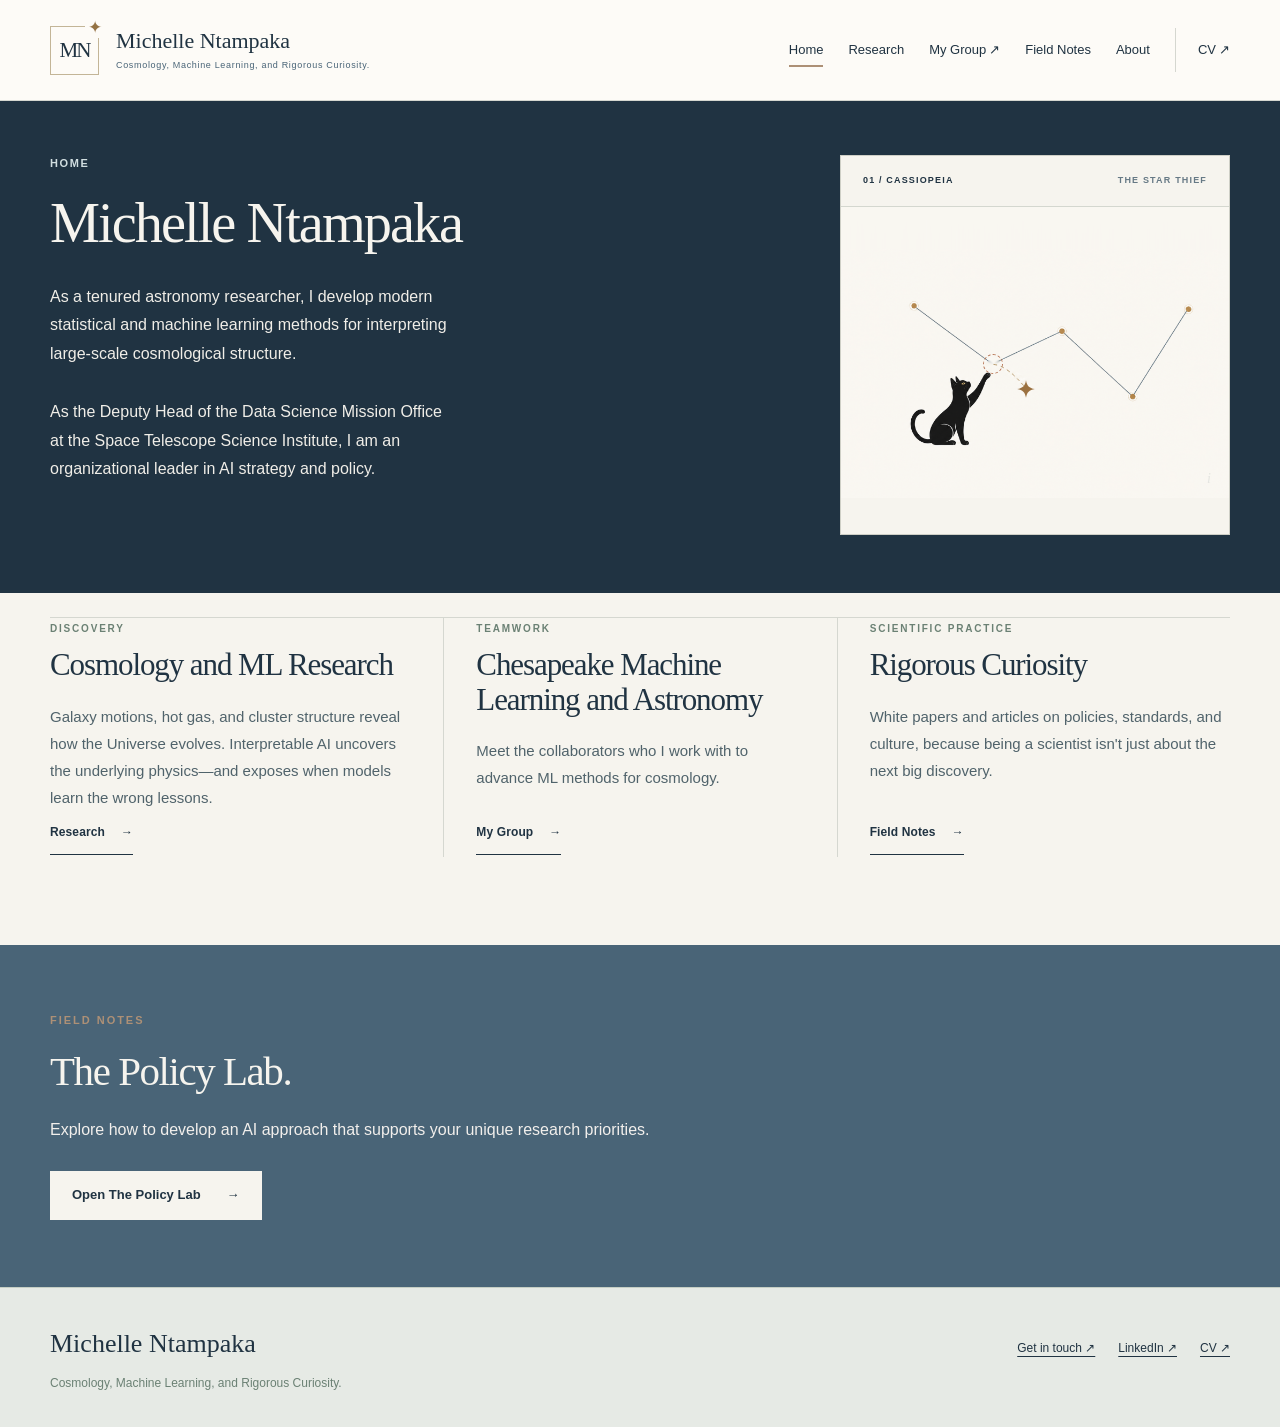
<file: index.html>
<!DOCTYPE html>
<html lang="en">
  <head>
    <meta charset="utf-8"/>
    <meta content="width=device-width, initial-scale=1" name="viewport"/>
    <title>Cosmology, Machine Learning, and Rigorous Curiosity | Michelle Ntampaka</title>
    <meta content="Michelle Ntampaka: cosmology, trustworthy machine learning, scientific leadership, and a few well-hidden easter eggs." name="description"/>
    <meta content="#203342" name="theme-color"/>
    <link href="favicon.svg" rel="icon" type="image/svg+xml"/>
    <link href="favicon-32.png" rel="icon" sizes="32x32"/>
    <link href="apple-touch-icon.png" rel="apple-touch-icon"/>
    <link href="assets/site.css" rel="stylesheet"/>
    <link href="assets/arcade.css" rel="stylesheet"/>
    <link href="assets/build4.css" rel="stylesheet"/>
    <link href="assets/build5.css" rel="stylesheet"/>
    <link href="assets/build6-arcade.css" rel="stylesheet"/>
    <link href="assets/build7.css" rel="stylesheet"/>
    <link href="assets/build8.css" rel="stylesheet"/>
    <link href="assets/build9.css" rel="stylesheet"/>
    <link href="assets/build10.css" rel="stylesheet"/>
    <link href="assets/build11.css" rel="stylesheet"/>
    <link href="assets/build12.css" rel="stylesheet"/>
  </head>
  <body class="page-index">
    <a class="skip" href="#main-content">Skip to main content</a>
    <header class="site-header">
      <div class="container header-inner">
        <a class="brand" href="index.html"><span aria-hidden="true" class="brand-mark">MN<span class="brand-spark">✦</span></span><span>Michelle Ntampaka<small>Cosmology, Machine Learning, and Rigorous Curiosity.</small></span></a>
        <button aria-controls="primary-nav" aria-expanded="false" class="menu-toggle" type="button">Menu <span aria-hidden="true">+</span></button>
        <nav aria-label="Main navigation" id="primary-nav">
          <a aria-current="page" href="index.html">Home</a><a href="research.html">Research</a><a href="https://chesapeakemlastro.github.io/">My Group <span aria-hidden="true">↗</span></a><a href="field-notes.html">Field Notes</a><a href="about.html">About</a><a class="cv-link" href="CV.pdf">CV <span aria-hidden="true">↗</span></a>
        </nav>
      </div>
    </header>
    <main id="main-content">

      <!-- HOME HERO / INTRODUCTION -->
      <section class="home-hero">
        <div class="container hero-grid">
          <div class="hero-copy">
            <div class="home-identification">
              <p class="eyebrow hero-eyebrow">HOME</p>
              <h1>Michelle Ntampaka</h1>
              <p>As a tenured astronomy researcher, I develop modern statistical and machine learning methods for interpreting large-scale cosmological structure. <br> <br> As the Deputy Head of the Data Science Mission Office at the Space Telescope Science Institute, I am an organizational leader in AI strategy and policy.</p>
            </div>
          </div>
          <div class="sky-card cass-card">
            <div class="plate-label">
              <span>01 / CASSIOPEIA</span><span>THE STAR THIEF</span>
            </div>
            <div class="sky-stage image-stage hover-plate" data-tooltip="Drag the wandering star home." id="cass-stage" tabindex="0">
              <svg aria-hidden="true" class="cass-guide" preserveaspectratio="none" viewbox="0 0 100 100">
                <path d="M39.3 54.1 Q43 54.5 47.8 62.6" fill="none" stroke="#ac8b59" stroke-dasharray="1 1" stroke-width=".25"></path>
              </svg>
              <img alt="Cassiopeia illustration with a black cat pawing at the missing star while the wandering star has bounced away." src="assets/cassiopeia-star-thief.png"/>
              <button aria-label="Empty place in Cassiopeia. Place the wandering star here." class="star-home" id="star-home" style="left:39.3%;top:54.1%" type="button"><span></span></button>
              <button aria-label="Pick up the wandering star. Then select its empty place in Cassiopeia." aria-pressed="false" class="loose-star" id="loose-star" style="left:47.8%;top:62.6%" type="button">
              <svg aria-hidden="true" viewbox="0 0 40 40">
                <path d="M20 2 23 15 35 6 27 18 39 20 27 23 35 35 23 27 20 39 17 27 5 35 13 23 1 20 13 17 5 5 17 13Z"></path>
              </svg>
              </button>
              <button aria-label="Description of Cassiopeia illustration" class="plate-info" type="button">i</button>
            </div>
            <div aria-hidden="true" class="sky-caption"></div>
            <span aria-live="polite" class="sr-only" id="star-feedback"></span>
          </div>
        </div>
      </section>

      <!-- HOME FEATURE CARDS -->
      <section class="container chapters">
        <article>
          <p class="eyebrow">DISCOVERY</p>
          <h3>Cosmology and ML Research</h3>
          <p>Galaxy motions, hot gas, and cluster structure reveal how the Universe evolves. Interpretable AI uncovers the underlying physics—and exposes when models learn the wrong lessons.</p>
          <a class="text-link" href="research.html#results">Research <span>→</span></a>
        </article>
        <article>
          <p class="eyebrow">TEAMWORK</p>
          <h3>Chesapeake Machine Learning and Astronomy</h3>
          <p>Meet the collaborators who I work with to advance ML methods for cosmology.</p>
          <a class="text-link" href="research.html#results">My Group <span>→</span></a>
        </article>
        <article>
          <p class="eyebrow">SCIENTIFIC PRACTICE</p>
          <h3>Rigorous Curiosity</h3>
          <p>White papers and articles on policies, standards, and culture, because being a scientist isn't just about the next big discovery.</p>
          <a class="text-link" href="field-notes.html">Field Notes <span>→</span></a>
        </article>
      </section>

      <!-- FIELD NOTES INVITATION -->
      <section class="closing-band">
        <div class="container">
          <p class="eyebrow">FIELD NOTES</p>
          <h2>The Policy Lab.</h2>
          <p>Explore how to develop an AI approach that supports your unique research priorities.</p>
          <a class="button light" href="policy-lab-mobile.html">Open The Policy Lab <span>→</span></a>
        </div>
      </section>
    </main>
    <footer class="site-footer">
      <div class="container footer-main">
        <div>
          <a class="footer-name" href="index.html">Michelle Ntampaka</a>
          <p>Cosmology, Machine Learning, and Rigorous Curiosity.</p>
        </div>
        <div class="footer-contact">
          <a href="mailto:mntampaka@stsci.edu">Get in touch ↗</a><a href="https://www.linkedin.com/in/michelle-ntampaka-8872b0121/">LinkedIn ↗</a><a href="CV.pdf">CV ↗</a>
        </div>
      </div>
    </footer>
    <div class="arcade-overlay" hidden="" id="arcade-overlay">

      <!-- PAGE SECTION -->
      <section aria-labelledby="arcade-title" aria-modal="true" class="arcade-cabinet" role="dialog">
        <div class="arcade-head">
          <div>
            <span class="arcade-eyebrow">FIELD STATION · SECRET ARCADE / 001</span>
            <h2 id="arcade-title">OUT OF DISTRIBUTION PONG</h2>
            <p>Train on one universe.&nbsp; Test on the next.</p>
          </div>
          <button aria-label="Close game" class="arcade-close" id="arcade-close" type="button">✕</button>
        </div>
        <p class="arcade-lesson"><strong>WHAT YOU ARE LEARNING</strong> · A model trained under one set of physical rules can fail when those rules change.&nbsp; Watch the field, notice the new forces, and adapt your predictions.</p>
        <div class="arcade-stats">
          <span>HITS <strong id="arcade-score">00</strong></span><span>LIVES <strong id="arcade-lives">●●●</strong></span><span>DOMAIN <strong id="arcade-domain">TRAINING</strong></span>
        </div>
        <div class="arcade-screen">
          <canvas aria-label="Pong game field. Move the paddle with arrow keys, A and D, pointer or touch." height="420" id="arcade-canvas" width="720"></canvas>
          <div aria-live="polite" class="arcade-message" id="arcade-message">
            <strong>READY, SCIENTIST?</strong><span>Move with ← → or A / D.&nbsp; You can also drag the paddle.</span>
            <button id="arcade-start" type="button">START GAME</button>
          </div>
        </div>
        <div class="arcade-bottom">
          <p aria-live="polite" id="arcade-status">The ball's physics will change after a few hits.&nbsp; Adapt!</p>
          <div class="arcade-touch">
            <button aria-label="Move paddle left" id="arcade-left" type="button">◀</button>
            <button id="arcade-pause" type="button">PAUSE</button>
            <button aria-label="Move paddle right" id="arcade-right" type="button">▶</button>
          </div>
          <div class="arcade-leaderboard">
            <strong>TOP TEN · OUT OF DISTRIBUTION PONG</strong>
            <ol id="pong-leaders">
              <li>Loading house records…</li>
            </ol>
          </div>
          <span class="arcade-footnote">SIMULATED ARCADE PHYSICS · HOUSE RECORDS ARE PLAYFUL PLACEHOLDERS · YOUR SCORES LAST THIS TAB ONLY</span>
        </div>
      </section>
    </div>
    <script defer="" src="assets/site.js">
    </script>
    <script defer="" src="assets/leaderboard.js">
    </script>
    <script defer="" src="assets/arcade.js">
    </script>
    <script defer="" src="assets/entrances.js">
    </script>
    <script defer="" src="assets/oracle.js">
    </script>
  </body>
</html>
</file>
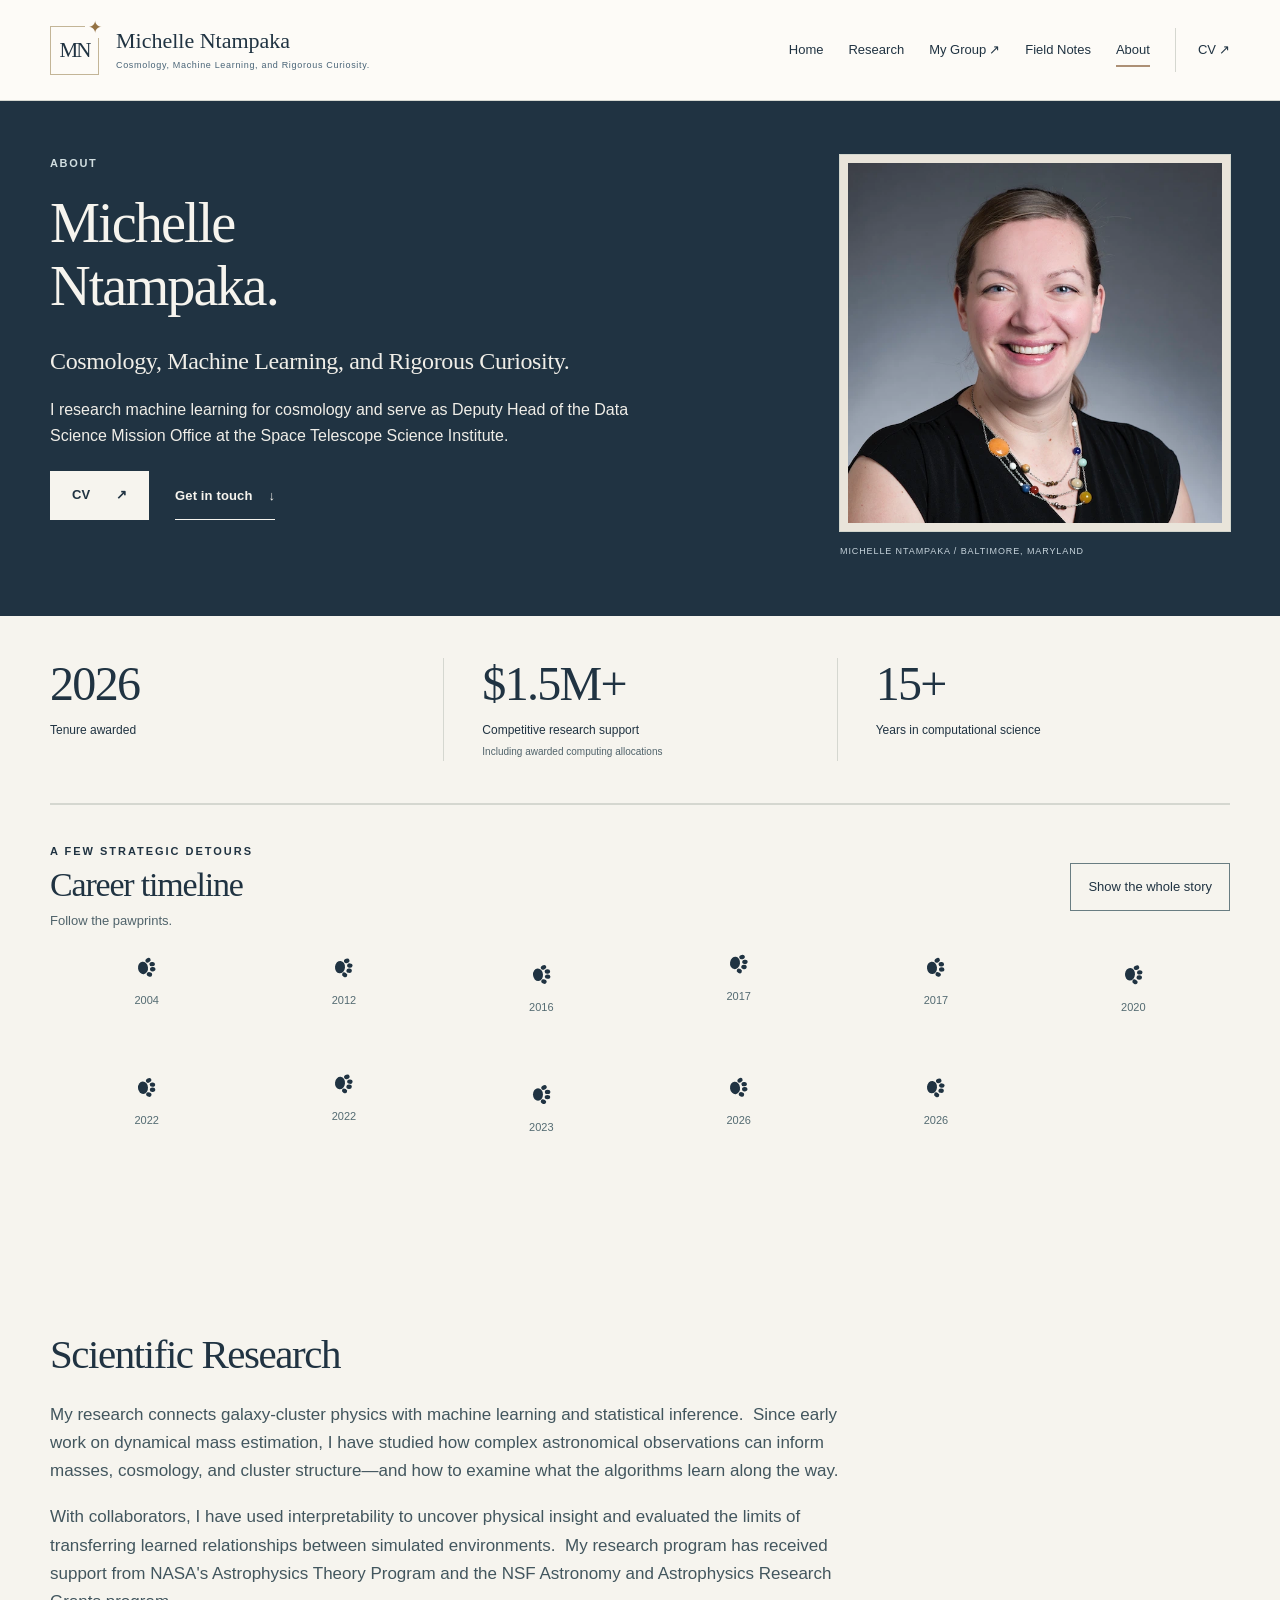
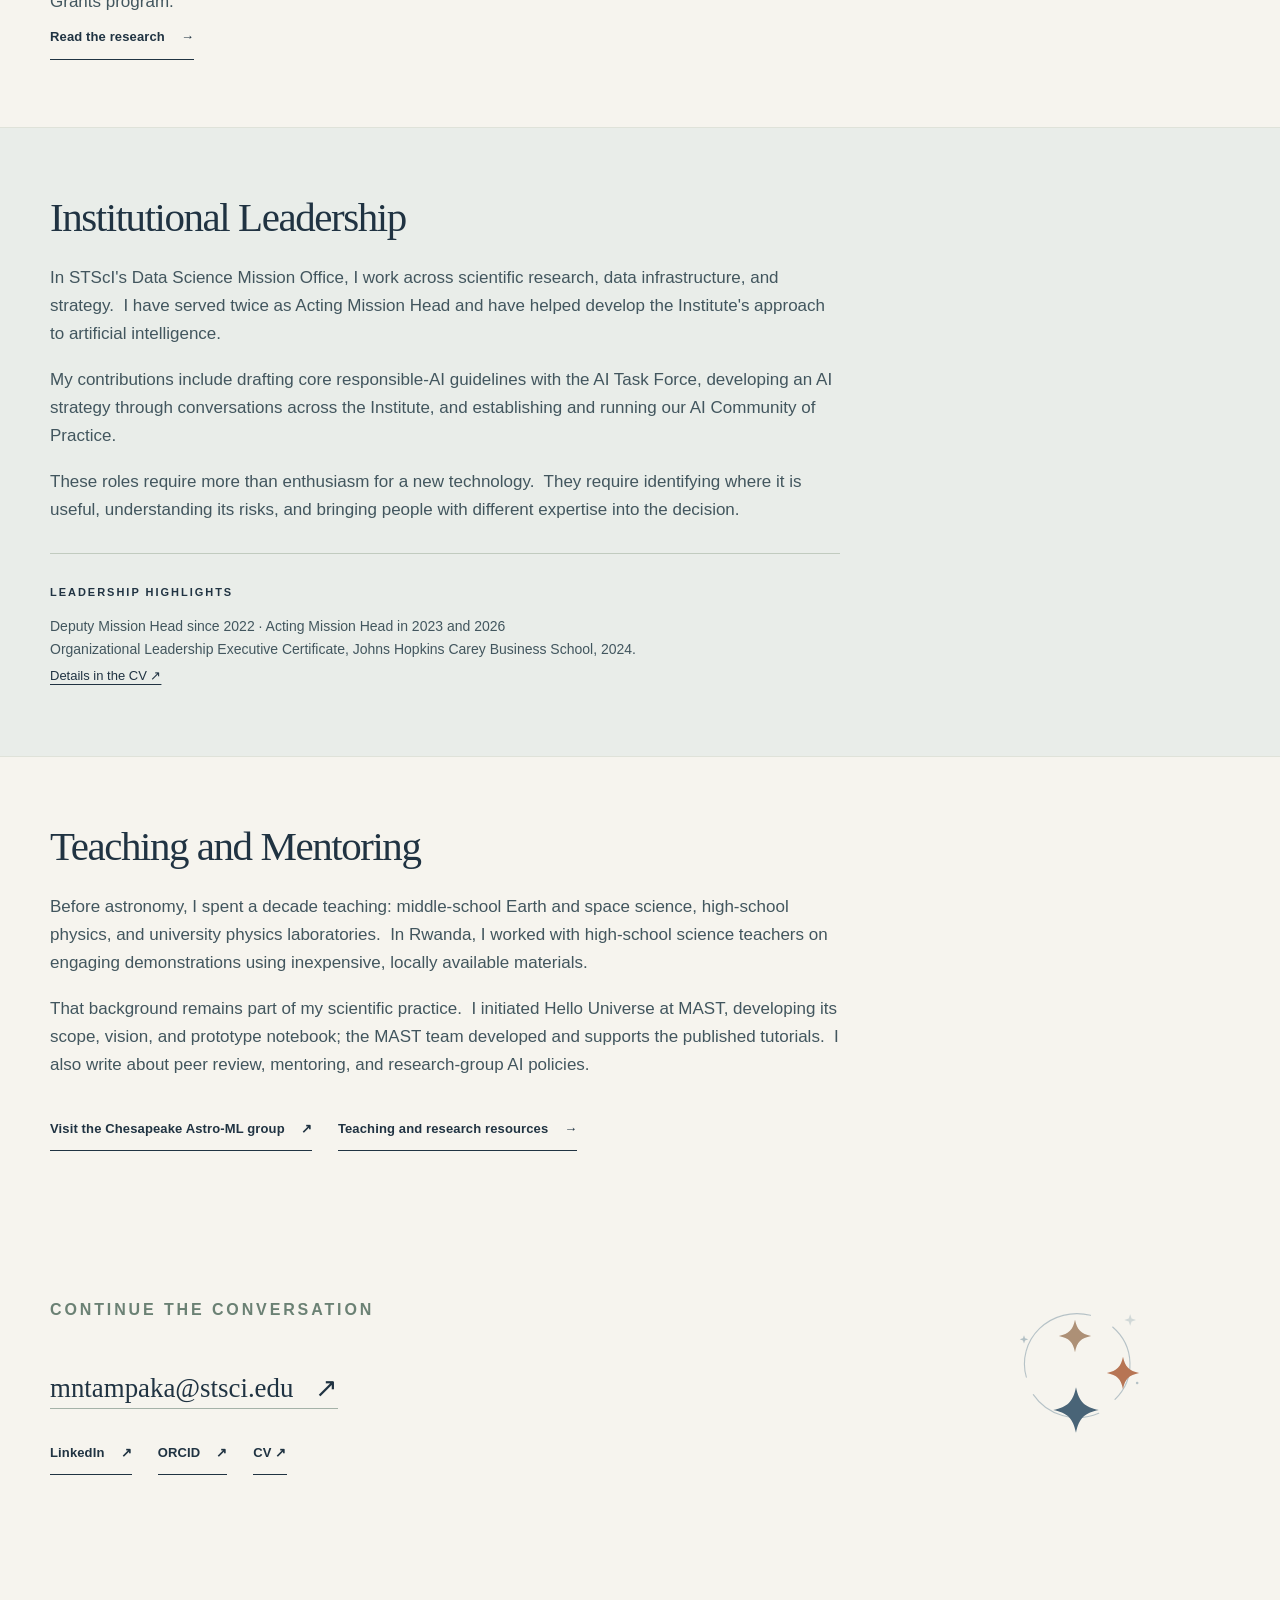
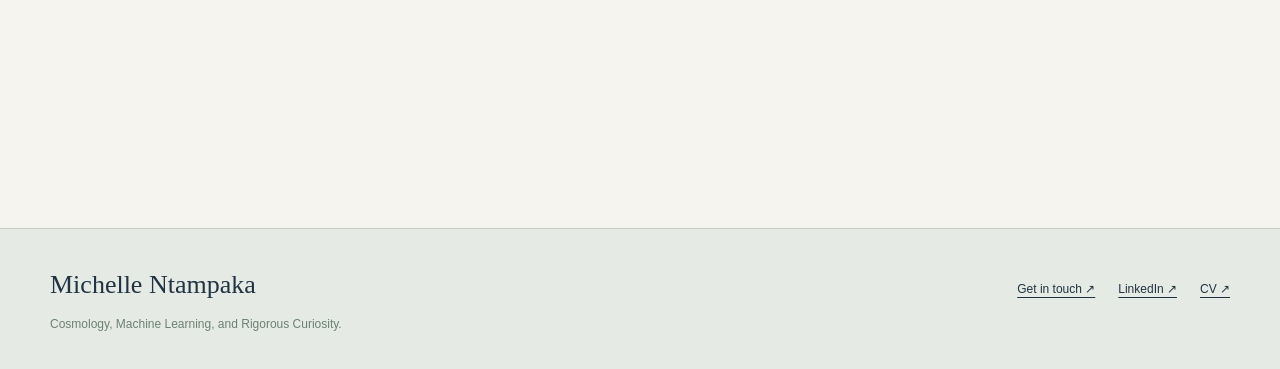
<file: about.html>
<!DOCTYPE html>
<html lang="en">
  <head>
    <meta charset="utf-8"/>
    <meta content="width=device-width, initial-scale=1" name="viewport"/>
    <title>About | Michelle Ntampaka</title>
    <meta content="The professional record and background of Michelle Ntampaka: cosmology, machine learning, leadership, teaching, and mentoring." name="description"/>
    <meta content="#203342" name="theme-color"/>
    <link href="favicon.svg" rel="icon" type="image/svg+xml"/>
    <link href="favicon-32.png" rel="icon" sizes="32x32"/>
    <link href="apple-touch-icon.png" rel="apple-touch-icon"/>
    <link href="assets/site.css" rel="stylesheet"/>
    <link href="assets/arcade.css" rel="stylesheet"/>
    <link href="assets/build4.css" rel="stylesheet"/>
    <link href="assets/build5.css" rel="stylesheet"/>
    <link href="assets/build6-arcade.css" rel="stylesheet"/>
    <link href="assets/build7.css" rel="stylesheet"/>
    <link href="assets/build8.css" rel="stylesheet"/>
    <link href="assets/build9.css" rel="stylesheet"/>
    <link href="assets/build10.css" rel="stylesheet"/>
    <link href="assets/build11.css" rel="stylesheet"/>
    <link href="assets/build12.css" rel="stylesheet"/>
  </head>
  <body class="page-about">
    <a class="skip" href="#main-content">Skip to main content</a>
    <header class="site-header">
      <div class="container header-inner">
        <a class="brand" href="index.html"><span aria-hidden="true" class="brand-mark">MN<span class="brand-spark">✦</span></span><span>Michelle Ntampaka<small>Cosmology, Machine Learning, and Rigorous Curiosity.</small></span></a>
        <button aria-controls="primary-nav" aria-expanded="false" class="menu-toggle" type="button">Menu <span aria-hidden="true">+</span></button>
        <nav aria-label="Main navigation" id="primary-nav">
          <a href="index.html">Home</a><a href="research.html">Research</a><a href="https://chesapeakemlastro.github.io/">My Group <span aria-hidden="true">↗</span></a><a href="field-notes.html">Field Notes</a><a aria-current="page" href="about.html">About</a><a class="cv-link" href="CV.pdf">CV <span aria-hidden="true">↗</span></a>
        </nav>
      </div>
    </header>
    <main id="main-content">

      <!-- ABOUT HERO / BIOGRAPHY -->
      <section class="about-hero">
        <div class="container about-grid">
          <div>
            <p class="eyebrow">ABOUT</p>
            <h1>Michelle<br/>Ntampaka.</h1>
            <p class="lead">Cosmology, Machine Learning, and Rigorous Curiosity.</p>
            <p>I research machine learning for cosmology and serve as Deputy Head of the Data Science Mission Office at the Space Telescope Science Institute.</p>
            <div class="inline-links">
              <a class="button" href="CV.pdf">CV <span>↗</span></a><a class="text-link" href="#contact">Get in touch <span>↓</span></a>
            </div>
          </div>
          <figure class="portrait">
            <img alt="Michelle Ntampaka, smiling, wearing a black top and a colorful necklace." height="593" src="assets/michelle-headshot.webp" width="616"/>
            <figcaption>MICHELLE NTAMPAKA / BALTIMORE, MARYLAND</figcaption>
          </figure>
        </div>
      </section>

      <!-- CAREER METRICS -->
      <section aria-label="Career at a glance" class="container evidence-strip">
        <div>
          <strong>2026</strong><span>Tenure awarded</span>
        </div>
        <div>
          <strong>$1.5M+</strong><span>Competitive research support<small>Including awarded computing allocations</small></span>
        </div>
        <div>
          <strong>15+</strong><span>Years in computational science</span>
        </div>
      </section>

      <!-- CAREER TIMELINE / PAWPRINTS -->
      <section aria-label="Career timeline" class="container cat-timeline">
        <div class="timeline-head">
          <div>
            <p class="eyebrow">A FEW STRATEGIC DETOURS</p>
            <h2>Career timeline</h2>
            <p class="timeline-instructions">Follow the pawprints.</p>
          </div>
          <button aria-expanded="false" id="timeline-toggle" type="button">Show the whole story</button>
        </div>
        <ol class="paw-trail" id="paw-trail"></ol>
        <div aria-live="polite" class="timeline-announcement" id="timeline-live"></div>
      </section>

      <!-- ABOUT / BIOGRAPHICAL SECTION -->
      <section class="container research-story build7-story">
        <div>
          <h2>Scientific Research</h2>
          <p>My research connects galaxy-cluster physics with machine learning and statistical inference.&nbsp; Since early work on dynamical mass estimation, I have studied how complex astronomical observations can inform masses, cosmology, and cluster structure—and how to examine what the algorithms learn along the way.</p>
          <p>With collaborators, I have used interpretability to uncover physical insight and evaluated the limits of transferring learned relationships between simulated environments.&nbsp; My research program has received support from NASA's Astrophysics Theory Program and the NSF Astronomy and Astrophysics Research Grants program.</p>
          <a class="text-link" href="research.html">Read the research <span>→</span></a>
        </div>
      </section>

      <!-- ABOUT / LEADERSHIP SECTION -->
      <section class="soft-band">
        <div class="container research-story build7-story">
          <div>
            <h2>Institutional Leadership</h2>
            <p>In STScI's Data Science Mission Office, I work across scientific research, data infrastructure, and strategy.&nbsp; I have served twice as Acting Mission Head and have helped develop the Institute's approach to artificial intelligence.</p>
            <p>My contributions include drafting core responsible-AI guidelines with the AI Task Force, developing an AI strategy through conversations across the Institute, and establishing and running our AI Community of Practice.</p>
            <p>These roles require more than enthusiasm for a new technology.&nbsp; They require identifying where it is useful, understanding its risks, and bringing people with different expertise into the decision.</p>
            <div class="evidence-note">
              <span class="eyebrow">Leadership Highlights </span>
              <p>Deputy Mission Head since 2022 · Acting Mission Head in 2023 and 2026 <br> Organizational Leadership Executive Certificate, Johns Hopkins Carey Business School, 2024.</p>
              <a href="CV.pdf">Details in the CV ↗</a>
            </div>
          </div>
        </div>
      </section>

      <!-- ABOUT / BIOGRAPHICAL SECTION -->
      <section class="container research-story build7-story">
        <div>
          <h2>Teaching and Mentoring</h2>
          <p>Before astronomy, I spent a decade teaching: middle-school Earth and space science, high-school physics, and university physics laboratories.&nbsp; In Rwanda, I worked with high-school science teachers on engaging demonstrations using inexpensive, locally available materials.</p>
          <p>That background remains part of my scientific practice.&nbsp; I initiated Hello Universe at MAST, developing its scope, vision, and prototype notebook; the MAST team developed and supports the published tutorials.&nbsp; I also write about peer review, mentoring, and research-group AI policies.</p>
      
          <div class="inline-links">
            <a class="text-link" href="https://chesapeakemlastro.github.io/">Visit the Chesapeake Astro-ML group <span aria-hidden="true">↗</span></a><a class="text-link" href="field-notes.html">Teaching and research resources <span>→</span></a>
          </div>
        </div>
      </section>

      <!-- CONTACT / COSMIC ORACLE -->
      <section class="container contact-section" id="contact">
        <div>
          <p class="eyebrow">CONTINUE THE CONVERSATION</p>
          <a class="contact-email" href="mailto:mntampaka@stsci.edu">mntampaka@stsci.edu <span>↗</span></a>
          <div class="inline-links">
            <a class="text-link" href="https://www.linkedin.com/in/michelle-ntampaka-8872b0121/">LinkedIn <span aria-hidden="true">↗</span></a><a class="text-link" href="https://orcid.org/0000-0002-0144-387X">ORCID <span aria-hidden="true">↗</span></a><a class="text-link" href="CV.pdf">CV ↗</a>
          </div>
        </div>
        <div class="oracle-contact-art">
          <div class="oracle-wrap">
            <div aria-label="Three colored stars" class="oracle-triad">
              <svg aria-hidden="true" class="oracle-orbit" viewbox="0 0 120 112">
                <path d="M 14 66 A 45 43 0 0 1 69 13" fill="none" opacity="0.63" stroke="#8099A6" stroke-linecap="round" stroke-width="0.95"></path><path d="M 88 23 A 45 43 0 0 1 90 85" fill="none" opacity="0.63" stroke="#8099A6" stroke-linecap="round" stroke-width="0.95"></path><path d="M 76 97 A 45 43 0 0 1 20 81" fill="none" opacity="0.63" stroke="#8099A6" stroke-linecap="round" stroke-width="0.95"></path><path d="M103 12 l1.2 3.8 3.8 1.2 -3.8 1.2 -1.2 3.8 -1.2 -3.8 -3.8 -1.2 3.8 -1.2 Z" fill="#A8BABF" opacity="0.55"></path><path d="M 12 30 l .9 2.7 2.7 .9 -2.7 .9 -.9 2.7 -.9 -2.7 -2.7 -.9 2.7 -.9 Z" fill="#8099A6" opacity="0.68"></path><circle cx="109" cy="71" fill="#8099A6" opacity="0.65" r="1.1"></circle>
              </svg>
              <span aria-hidden="true" class="triad-star triad-taupe">
              <svg viewbox="0 0 40 40">
                <path d="M20 1 C22.5 13 27 17.5 39 20 C27 22.5 22.5 27 20 39 C17.5 27 13 22.5 1 20 C13 17.5 17.5 13 20 1Z"></path>
              </svg>
              </span><span aria-hidden="true" class="triad-star triad-rust">
              <svg viewbox="0 0 40 40">
                <path d="M20 1 C22.5 13 27 17.5 39 20 C27 22.5 22.5 27 20 39 C17.5 27 13 22.5 1 20 C13 17.5 17.5 13 20 1Z"></path>
              </svg>
              </span>
              <button aria-label="Consult the Cosmic Oracle" class="triad-star triad-blue" id="oracle-trigger" title="Consult the Cosmic Oracle" type="button">
              <svg aria-hidden="true" viewbox="0 0 40 40">
                <path d="M20 1 C22.5 13 27 17.5 39 20 C27 22.5 22.5 27 20 39 C17.5 27 13 22.5 1 20 C13 17.5 17.5 13 20 1Z"></path>
              </svg>
              </button>
            </div>
            <div class="oracle-receipt" hidden="" id="oracle-receipt">
              <button aria-label="Close fortune" class="oracle-close" id="oracle-close" type="button">×</button>
              <span class="eyebrow">INTERGALACTIC ADVISORY SERVICE</span>
              <p aria-live="polite" id="oracle-words"></p>
              <small>NO WARRANTY IMPLIED</small>
            </div>
          </div>
        </div>
      </section>
    </main>
    <footer class="site-footer">
      <div class="container footer-main">
        <div>
          <a class="footer-name" href="index.html">Michelle Ntampaka</a>
          <p>Cosmology, Machine Learning, and Rigorous Curiosity.</p>
        </div>
        <div class="footer-contact">
          <a href="mailto:mntampaka@stsci.edu">Get in touch ↗</a><a href="https://www.linkedin.com/in/michelle-ntampaka-8872b0121/">LinkedIn ↗</a><a href="CV.pdf">CV ↗</a>
        </div>
      </div>
    </footer>
    <script defer="" src="assets/site.js">
    </script>
    <script defer="" src="assets/leaderboard.js">
    </script>
    <script defer="" src="assets/oracle.js">
    </script>
  </body>
</html>
</file>
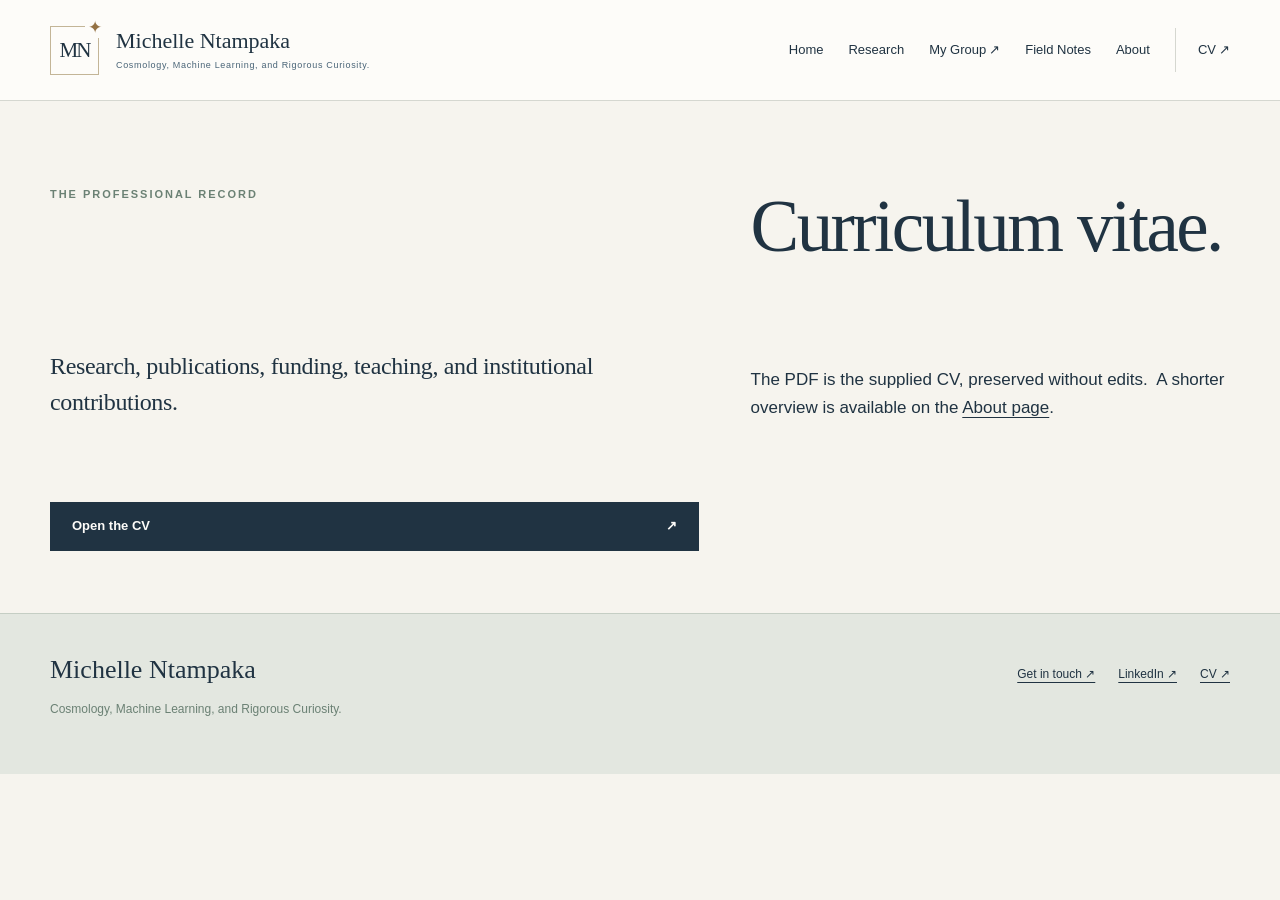
<file: CV.html>
<!DOCTYPE html>
<html lang="en">
  <head>
    <meta charset="utf-8"/>
    <meta content="width=device-width, initial-scale=1" name="viewport"/>
    <title>CV | Michelle Ntampaka</title>
    <meta content="Michelle Ntampaka curriculum vitae." name="description"/>
    <meta content="#203342" name="theme-color"/>
    <link href="favicon.svg" rel="icon" type="image/svg+xml"/>
    <link href="favicon-32.png" rel="icon" sizes="32x32"/>
    <link href="apple-touch-icon.png" rel="apple-touch-icon"/>
    <link href="assets/site.css" rel="stylesheet"/>
    <link href="assets/arcade.css" rel="stylesheet"/>
    <link href="assets/build7.css" rel="stylesheet"/>
    <link href="assets/build8.css" rel="stylesheet"/>
    <link href="assets/build9.css" rel="stylesheet"/>
    <link href="assets/build10.css" rel="stylesheet"/>
    <link href="assets/build11.css" rel="stylesheet"/>
    <link href="assets/build12.css" rel="stylesheet"/>
  </head>
  <body class="page-CV">
    <a class="skip" href="#main-content">Skip to main content</a>
    <header class="site-header">
      <div class="container header-inner">
        <a class="brand" href="index.html"><span aria-hidden="true" class="brand-mark">MN<span class="brand-spark">✦</span></span><span>Michelle Ntampaka<small>Cosmology, Machine Learning, and Rigorous Curiosity.</small></span></a>
        <button aria-controls="primary-nav" aria-expanded="false" class="menu-toggle" type="button">Menu <span aria-hidden="true">+</span></button>
        <nav aria-label="Main navigation" id="primary-nav">
          <a href="index.html">Home</a><a href="research.html">Research</a><a href="https://chesapeakemlastro.github.io/">My Group <span aria-hidden="true">↗</span></a><a href="field-notes.html">Field Notes</a><a href="about.html">About</a><a class="cv-link" href="CV.pdf">CV <span aria-hidden="true">↗</span></a>
        </nav>
      </div>
    </header>
    <main id="main-content">

      <!-- PAGE SECTION -->
      <section class="container notes-hero">
        <p class="eyebrow">THE PROFESSIONAL RECORD</p>
        <h1>Curriculum vitae.</h1>
        <p class="lead">Research, publications, funding, teaching, and institutional contributions.</p>
        <p>The PDF is the supplied CV, preserved without edits.&nbsp; A shorter overview is available on the <a href="about.html">About page</a>.</p>
        <a class="button" href="CV.pdf">Open the CV <span>↗</span></a>
      </section>
    </main>
    <footer class="site-footer">
      <div class="container footer-main">
        <div>
          <a class="footer-name" href="index.html">Michelle Ntampaka</a>
          <p>Cosmology, Machine Learning, and Rigorous Curiosity.</p>
        </div>
        <div class="footer-contact">
          <a href="mailto:mntampaka@stsci.edu">Get in touch ↗</a><a href="https://www.linkedin.com/in/michelle-ntampaka-8872b0121/">LinkedIn ↗</a><a href="CV.pdf">CV ↗</a>
        </div>
      </div>
    </footer>
    <script defer="" src="assets/site.js">
    </script>
  </body>
</html>
</file>
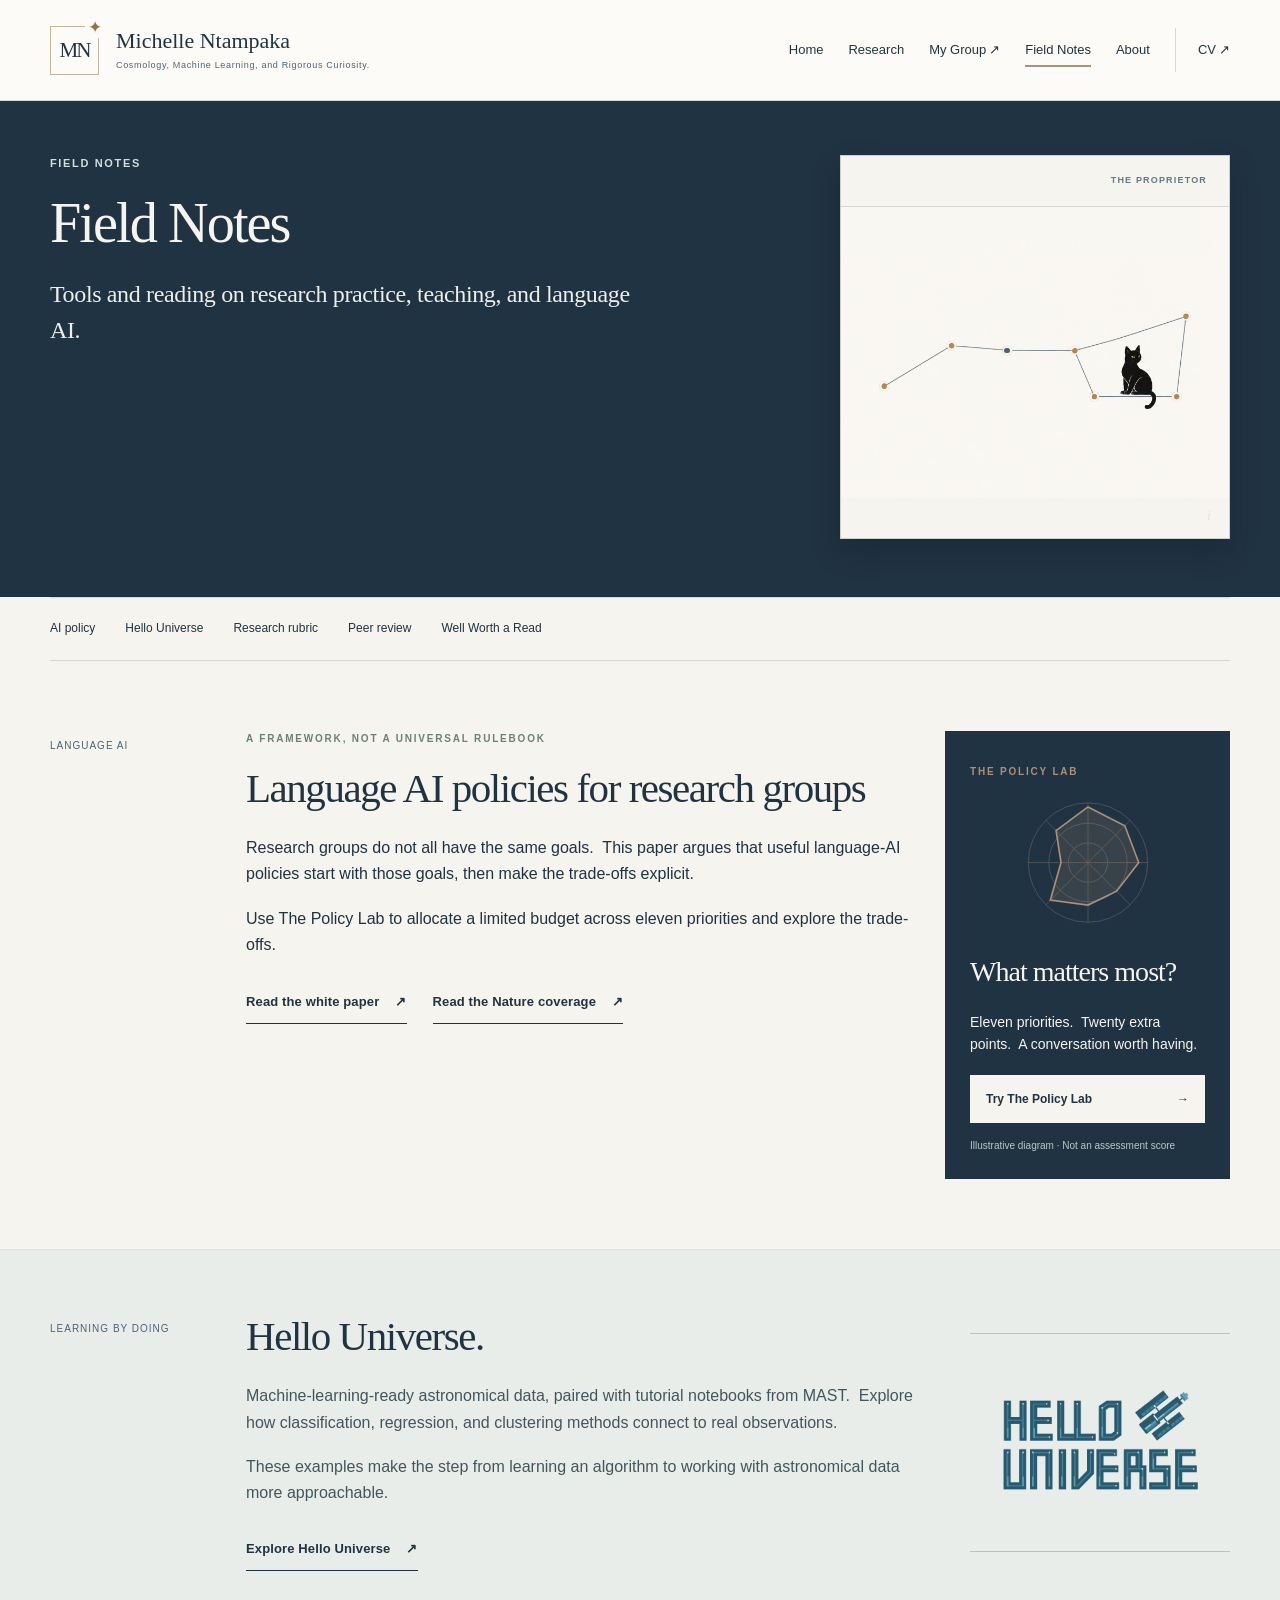
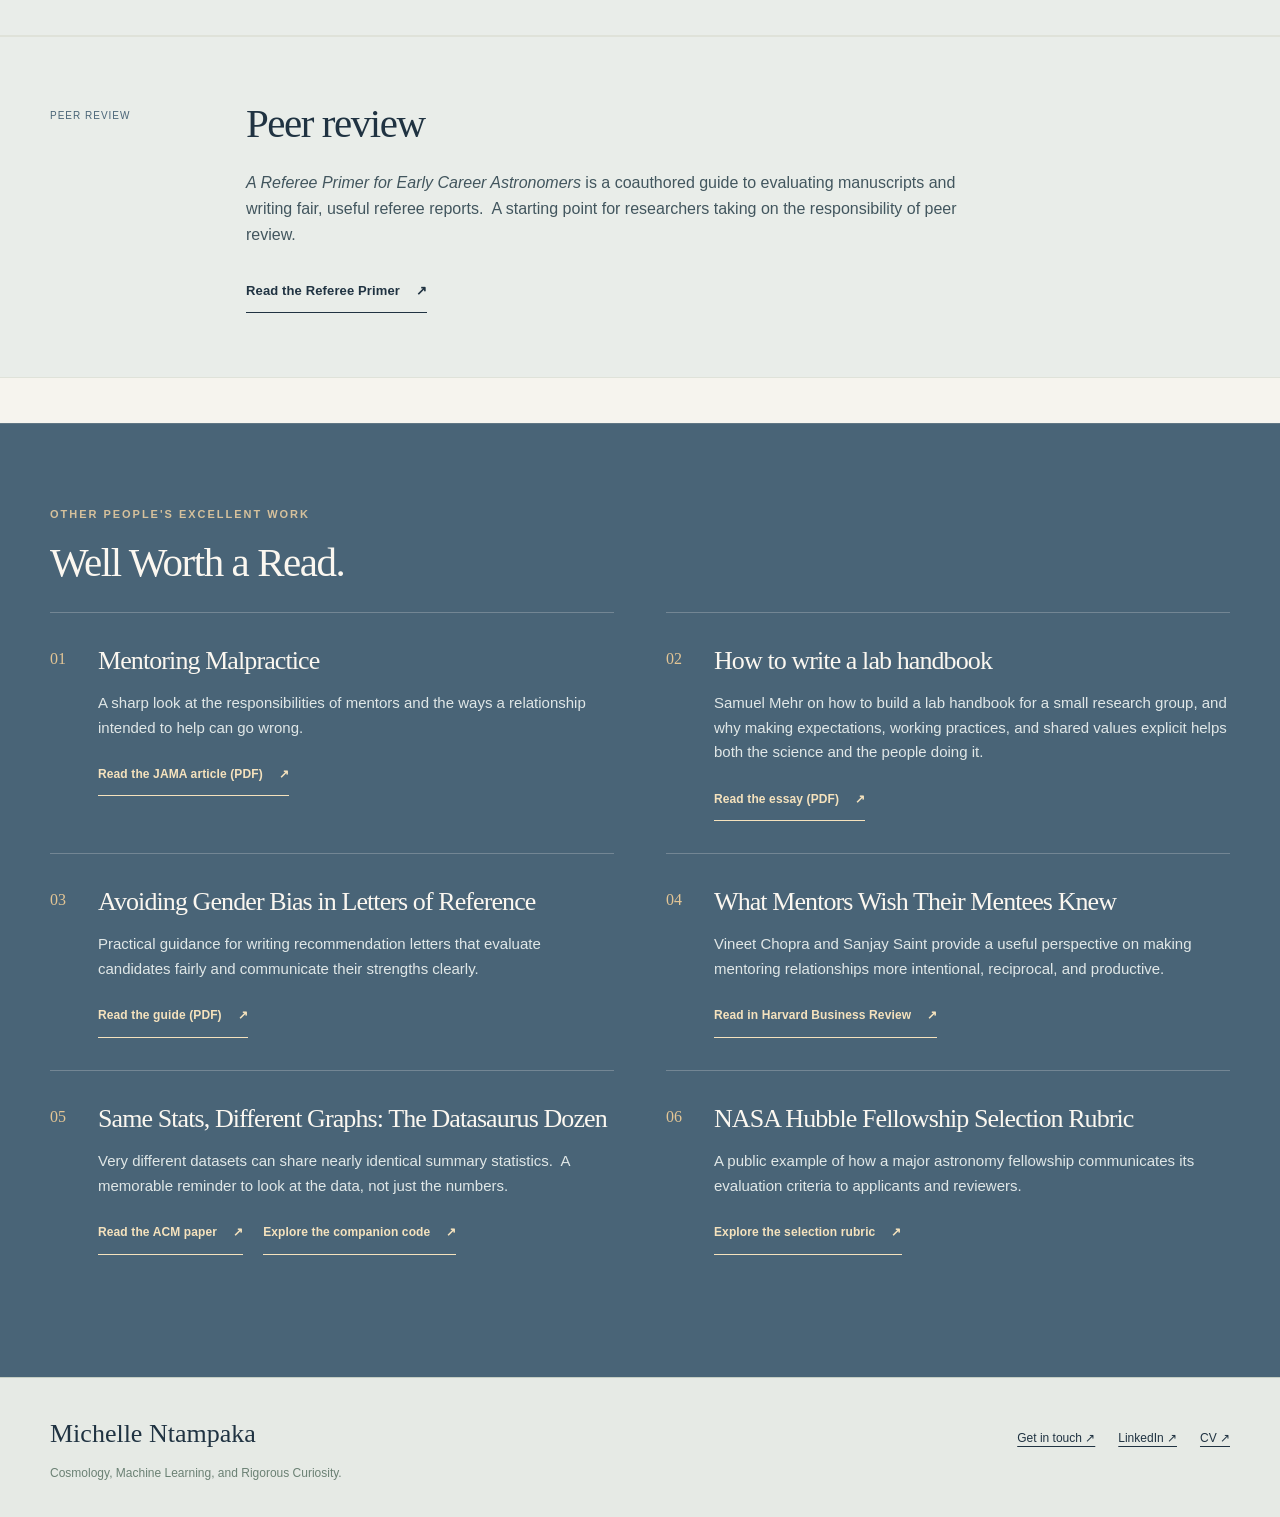
<file: field-notes.html>
<!DOCTYPE html>
<html lang="en">
  <head>
    <meta charset="utf-8"/>
    <meta content="width=device-width, initial-scale=1" name="viewport"/>
    <title>Field Notes | Michelle Ntampaka</title>
    <meta content="Notes, tools, and resources on research culture, language AI policy, mentoring, peer review, and teaching with data." name="description"/>
    <meta content="#203342" name="theme-color"/>
    <link href="favicon.svg" rel="icon" type="image/svg+xml"/>
    <link href="favicon-32.png" rel="icon" sizes="32x32"/>
    <link href="apple-touch-icon.png" rel="apple-touch-icon"/>
    <link href="assets/site.css" rel="stylesheet"/>
    <link href="assets/arcade.css" rel="stylesheet"/>
    <link href="assets/build4.css" rel="stylesheet"/>
    <link href="assets/build5.css" rel="stylesheet"/>
    <link href="assets/build6-arcade.css" rel="stylesheet"/>
    <link href="assets/build7.css" rel="stylesheet"/>
    <link href="assets/build8.css" rel="stylesheet"/>
    <link href="assets/build9.css" rel="stylesheet"/>
    <link href="assets/build10.css" rel="stylesheet"/>
    <link href="assets/build11.css" rel="stylesheet"/>
    <link href="assets/build12.css" rel="stylesheet"/>
  </head>
  <body class="page-field-notes">
    <a class="skip" href="#main-content">Skip to main content</a>
    <header class="site-header">
      <div class="container header-inner">
        <a class="brand" href="index.html"><span aria-hidden="true" class="brand-mark">MN<span class="brand-spark">✦</span></span><span>Michelle Ntampaka<small>Cosmology, Machine Learning, and Rigorous Curiosity.</small></span></a>
        <button aria-controls="primary-nav" aria-expanded="false" class="menu-toggle" type="button">Menu <span aria-hidden="true">+</span></button>
        <nav aria-label="Main navigation" id="primary-nav">
          <a href="index.html">Home</a><a href="research.html">Research</a><a href="https://chesapeakemlastro.github.io/">My Group <span aria-hidden="true">↗</span></a><a aria-current="page" href="field-notes.html">Field Notes</a><a href="about.html">About</a><a class="cv-link" href="CV.pdf">CV <span aria-hidden="true">↗</span></a>
        </nav>
      </div>
    </header>
    <main id="main-content">

      <!-- PAGE SECTION -->
      <section class="container notes-hero">
        <div class="notes-hero-copy">
          <p class="eyebrow">FIELD NOTES</p>
          <h1>Field Notes</h1>
          <p class="lead">Tools and reading on research practice, teaching, and language AI.</p>
        </div>
        <div class="notes-hero-art">
          <figure aria-label="The Big Dipper: a familiar pattern with an unauthorized occupant." class="constellation-panel dipper-panel hover-plate" data-tooltip="A familiar pattern with an unauthorized occupant.">
            <div class="plate-label">
              <span>02 / THE BIG DIPPER</span><span>THE PROPRIETOR</span>
            </div>
            <div class="dipper-image-wrap">
              <img alt="The Big Dipper's seven connected stars, with a black cat seated in the bowl." src="assets/big-dipper-proprietor.png"/>
              <button aria-label="Open Anomaly Hunter, the hidden game in the Big Dipper" class="dipper-anomaly-star" id="hunter-trigger" title="Anomaly Hunter" type="button"><span aria-hidden="true" class="dipper-anomaly-dot"></span></button>
            </div>
            <button aria-label="Description of Big Dipper illustration" class="plate-info" type="button">i</button>
          </figure>
        </div>
      </section>
      <nav aria-label="Field Notes sections" class="section-nav container">
        <a href="#language-ai">AI policy</a><a href="#hello-universe">Hello Universe</a><a href="#rubric">Research rubric</a><a href="#referee">Peer review</a><a href="#reading">Well Worth a Read</a>
      </nav>

      <!-- PAGE SECTION -->
      <section class="container resource-feature" id="language-ai">
        <div class="resource-number">
          LANGUAGE AI
        </div>
        <div>
          <p class="eyebrow">A FRAMEWORK, NOT A UNIVERSAL RULEBOOK</p>
          <h2>Language AI policies for research groups</h2>
          <p>Research groups do not all have the same goals.&nbsp; This paper argues that useful language-AI policies start with those goals, then make the trade-offs explicit.</p>
          <p>Use The Policy Lab to allocate a limited budget across eleven priorities and explore the trade-offs.</p>
          <div class="inline-links">
            <a class="text-link" href="https://arxiv.org/abs/2607.20836">Read the white paper <span aria-hidden="true">↗</span></a><a class="text-link" href="https://www.nature.com/articles/d41586-026-02543-z">Read the Nature coverage <span aria-hidden="true">↗</span></a>
          </div>
        </div>
        <aside class="policy-invitation">
          <span class="eyebrow">THE POLICY LAB</span>
          <div aria-hidden="true" class="mini-radar">
            <svg viewbox="0 0 220 200">
              <g fill="none" opacity=".4" stroke="currentColor"><circle cx="110" cy="96" r="73"></circle><circle cx="110" cy="96" r="48"></circle><circle cx="110" cy="96" r="24"></circle><path d="M110 23V169M37 96H183M58 44 162 148M58 148 162 44"></path></g><path d="M110 28 155 51 172 96 145 131 110 148 64 142 77 96 71 57Z" fill="currentColor" fill-opacity=".16" stroke="currentColor" stroke-width="2"></path>
            </svg>
          </div>
          <h3>What matters most?</h3>
          <p>Eleven priorities.&nbsp; Twenty extra points.&nbsp; A conversation worth having.</p>
          <a class="button light" href="policy-lab.html">Try The Policy Lab <span>→</span></a><small>Illustrative diagram · Not an assessment score</small>
        </aside>
      </section>

      <!-- ABOUT / LEADERSHIP SECTION -->
      <section class="soft-band" id="hello-universe">
        <div class="container resource-row">
          <span class="resource-number">LEARNING BY DOING</span>
          <div>
            <h2>Hello Universe.</h2>
            <p>Machine-learning-ready astronomical data, paired with tutorial notebooks from MAST.&nbsp; Explore how classification, regression, and clustering methods connect to real observations.</p>
            <p>These examples make the step from learning an algorithm to working with astronomical data more approachable.</p>
            <a class="text-link" href="https://archive.stsci.edu/hello-universe">Explore Hello Universe <span aria-hidden="true">↗</span></a>
          </div>
          <a aria-label="Visit Hello Universe at MAST" class="hello-logo" href="https://archive.stsci.edu/hello-universe"><img alt="Hello Universe" height="450" loading="eager" src="assets/hello-universe-logo.png" width="700"/></a>
        </div>
      </section>

      

      <!-- ABOUT / LEADERSHIP SECTION -->
      <section class="soft-band" id="referee">
        <div class="container resource-row two-columns">
          <span class="resource-number">PEER REVIEW</span>
          <div>
            <h2>Peer review</h2>
            <p><em>A Referee Primer for Early Career Astronomers</em> is a coauthored guide to evaluating manuscripts and writing fair, useful referee reports.&nbsp; A starting point for researchers taking on the responsibility of peer review.</p>
            <a class="text-link" href="https://arxiv.org/abs/2205.14270">Read the Referee Primer <span aria-hidden="true">↗</span></a>
          </div>
        </div>
      </section>

      <!-- PAGE SECTION -->
      <section class="reading-band" id="reading">
        <div class="container reading-room">
          <div class="section-heading">
            <div>
              <p class="eyebrow">OTHER PEOPLE'S EXCELLENT WORK</p>
              <h2>Well Worth a Read.</h2>
            </div>
          </div>
          <div class="reading-list">
            <article class="reading-entry">
              <span class="reading-no">01</span>
              <div>
                <h3>Mentoring Malpractice</h3>
                <p>A sharp look at the responsibilities of mentors and the ways a relationship intended to help can go wrong.</p>
                <div class="inline-links">
                  <a class="text-link" href="https://www.utoledo.edu/depts/facaffairs/medicine/pdf/June2024-MentoringMalpractice-JAMA.pdf">Read the JAMA article (PDF) <span aria-hidden="true">↗</span></a>
                </div>
              </div>
            </article>
            <article class="reading-entry">
              <span class="reading-no">02</span>
              <div>
                <h3>How to write a lab handbook</h3>
                <p>Samuel Mehr on how to build a lab handbook for a small research group, and why making expectations, working practices, and shared values explicit helps both the science and the people doing it.</p>
                <div class="inline-links">
                  <a class="text-link" href="https://mehr.nz/pdf/2020_Mehr_Biologist.pdf">Read the essay (PDF) <span aria-hidden="true">↗</span></a>
                </div>
              </div>
            </article>
            <article class="reading-entry">
              <span class="reading-no">03</span>
              <div>
                <h3>Avoiding Gender Bias in Letters of Reference</h3>
                <p>Practical guidance for writing recommendation letters that evaluate candidates fairly and communicate their strengths clearly.</p>
                <div class="inline-links">
                  <a class="text-link" href="https://csw.arizona.edu/sites/default/files/avoiding_gender_bias_in_letter_of_reference_writing.pdf">Read the guide (PDF) <span aria-hidden="true">↗</span></a>
                </div>
              </div>
            </article>
            <article class="reading-entry">
              <span class="reading-no">04</span>
              <div>
                <h3>What Mentors Wish Their Mentees Knew</h3>
                <p> Vineet Chopra and Sanjay Saint provide a useful perspective on making mentoring relationships more intentional, reciprocal, and productive.</p>
                <div class="inline-links">
                  <a class="text-link" href="https://hbr.org/2017/11/what-mentors-wish-their-mentees-knew">Read in Harvard Business Review <span aria-hidden="true">↗</span></a>
                </div>
              </div>
            </article>
            <article class="reading-entry">
              <span class="reading-no">05</span>
              <div>
                <h3>Same Stats, Different Graphs: The Datasaurus Dozen</h3>
                <p>Very different datasets can share nearly identical summary statistics.&nbsp; A memorable reminder to look at the data, not just the numbers.</p>
                <div class="inline-links">
                  <a class="text-link" href="https://dl.acm.org/doi/10.1145/3025453.3025912">Read the ACM paper <span aria-hidden="true">↗</span></a><a class="text-link" href="https://jumpingrivers.github.io/datasauRus/">Explore the companion code <span aria-hidden="true">↗</span></a>
                </div>
              </div>
            </article>
            <article class="reading-entry">
              <span class="reading-no">06</span>
              <div>
                <h3>NASA Hubble Fellowship Selection Rubric</h3>
                <p>A public example of how a major astronomy fellowship communicates its evaluation criteria to applicants and reviewers.</p>
                <div class="inline-links">
                  <a class="text-link" href="https://www.stsci.edu/stsci-research/fellowships/nasa-hubble-fellowship-program/announcement-of-opportunity/nhfp-selection-rubric">Explore the selection rubric <span aria-hidden="true">↗</span></a>
                </div>
              </div>
            </article>
          </div>
        </div>
      </section>
    </main>
    <div class="arcade-overlay" hidden="" id="hunter-overlay">

      <!-- PAGE SECTION -->
      <section aria-labelledby="hunter-title" aria-modal="true" class="arcade-cabinet" role="dialog">
        <div class="arcade-head">
          <div>
            <span class="arcade-eyebrow">FIELD STATION · SECRET ARCADE / 002</span>
            <h2 id="hunter-title">ANOMALY HUNTER</h2>
            <p>Find the rare.&nbsp; Avoid the artifacts.</p>
          </div>
          <button aria-label="Close Anomaly Hunter" class="arcade-close" id="hunter-close" type="button">✕</button>
        </div>
        <p class="arcade-lesson"><strong>WHAT YOU ARE LEARNING</strong> · Anomalies aren't automatically discoveries.&nbsp; Catch rare galaxies, but watch out for ordinary sources and deceptive imaging artifacts.</p>
        <div class="arcade-stats">
          <span>SCORE <strong id="hunter-score">000</strong></span><span>LIVES <strong id="hunter-lives">♥♥♥</strong></span><span>LEVEL <strong id="hunter-level">01</strong></span>
        </div>
        <div class="arcade-screen">
          <canvas aria-label="Anomaly Hunter game field. Move left and right to catch rare galaxies and avoid artifacts." height="420" id="hunter-canvas" tabindex="0" width="720"></canvas>
          <div class="arcade-message" id="hunter-message">
            <strong>READY TO DISCOVER?</strong><span>Move with ← → or A / D.&nbsp; Catch glowing oddities; avoid gray galaxies and red artifacts.</span>
            <button id="hunter-start" type="button">START HUNT</button>
          </div>
        </div>
        <div class="arcade-bottom">
          <p aria-live="polite" id="hunter-status">Look for jellyfish galaxies, rings, and other cosmic oddities.</p>
          <div class="arcade-touch">
            <button aria-label="Move left" id="hunter-left" type="button">◀</button>
            <button id="hunter-pause" type="button">PAUSE</button>
            <button aria-label="Move right" id="hunter-right" type="button">▶</button>
          </div>
          <div class="arcade-leaderboard">
            <strong>TOP TEN · ANOMALY HUNTER</strong>
            <ol id="hunter-leaders">
              <li>Loading house records…</li>
            </ol>
          </div>
          <span class="arcade-footnote">FICTIONAL GALAXIES · HOUSE RECORDS ARE PLAYFUL PLACEHOLDERS · YOUR SCORES LAST THIS TAB ONLY</span>
        </div>
      </section>
    </div>
    <footer class="site-footer">
      <div class="container footer-main">
        <div>
          <a class="footer-name" href="index.html">Michelle Ntampaka</a>
          <p>Cosmology, Machine Learning, and Rigorous Curiosity.</p>
        </div>
        <div class="footer-contact">
          <a href="mailto:mntampaka@stsci.edu">Get in touch ↗</a><a href="https://www.linkedin.com/in/michelle-ntampaka-8872b0121/">LinkedIn ↗</a><a href="CV.pdf">CV ↗</a>
        </div>
      </div>
    </footer>
    <script defer="" src="assets/site.js">
    </script>
    <script defer="" src="assets/leaderboard.js">
    </script>
    <script defer="" src="assets/hunter.js">
    </script>
  </body>
</html>
</file>
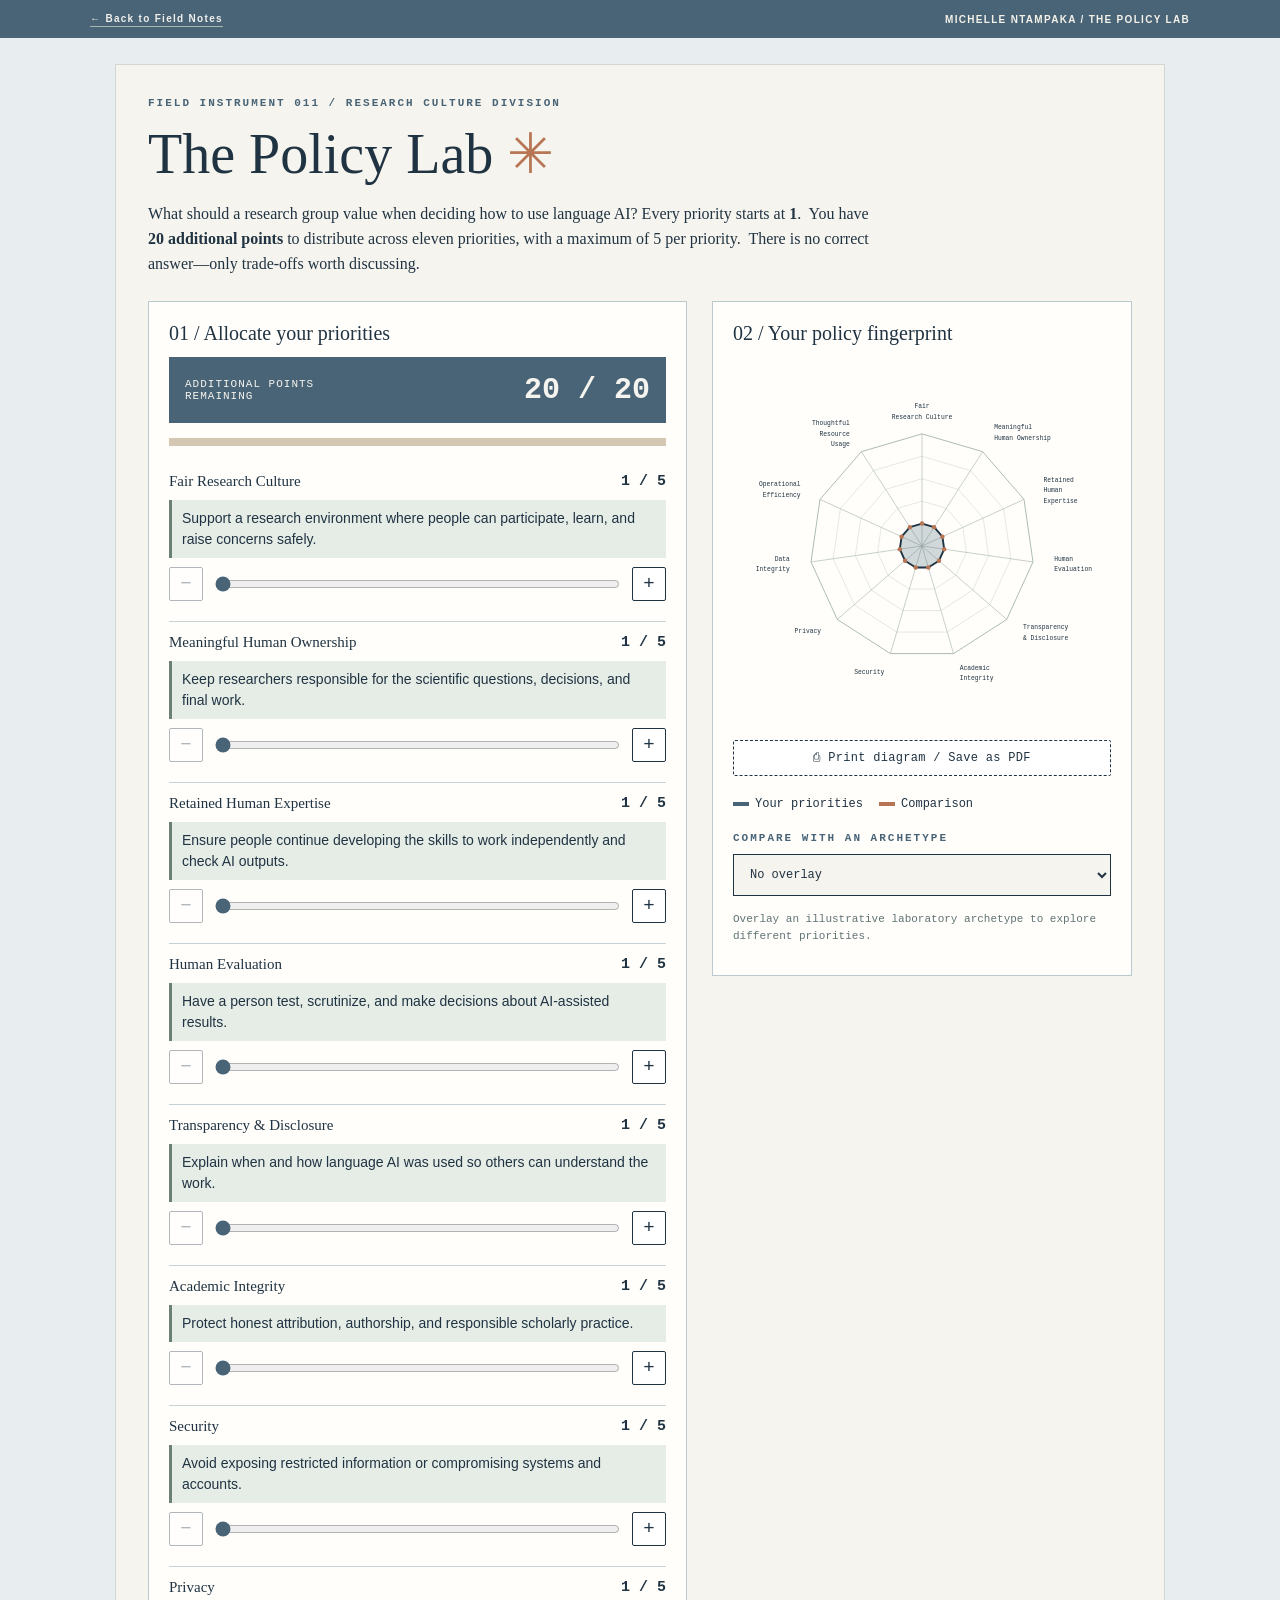
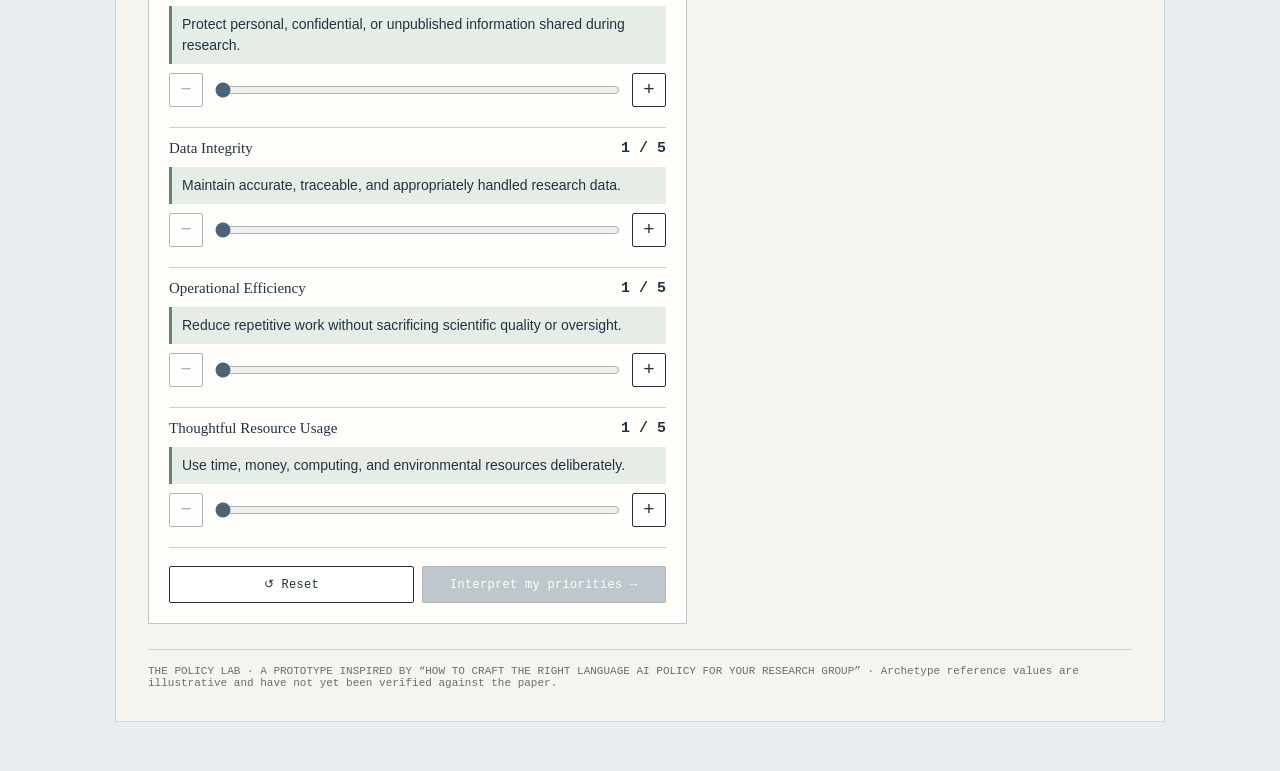
<file: policy-lab-desktop.html>
<!DOCTYPE html>
<html lang="en">
  <head>
    <meta charset="utf-8"/>
    <meta content="width=device-width,initial-scale=1" name="viewport"/>
    <title>The Policy Lab · Michelle Ntampaka · Michelle Ntampaka</title>
    <style>
      :root{--cream:#f3ead7;--paper:#F6F4EE;--navy:#203342;--teal:#496477;--rust:#B77554;--gold:#d1a456;--line:#c9b99b}*{box-sizing:border-box}body{margin:0;background:#e5dcc9;color:var(--navy);font-family:Georgia,serif}.page{max-width:1050px;margin:35px auto;padding:32px;background:var(--cream);border:2px solid var(--navy);box-shadow:8px 8px 0 #c7b89b}.eyebrow,.small,button,select,.counter,.value,.footer{font-family:ui-monospace,Menlo,Consolas,monospace}.eyebrow{font-size:11px;letter-spacing:2px;color:#456e6d;font-weight:bold}h1{font-size:clamp(32px,5vw,56px);font-weight:normal;margin:12px 0}p{line-height:1.55}.intro{max-width:740px}.dashboard{display:grid;grid-template-columns:minmax(0,1fr) minmax(310px,420px);gap:25px;margin-top:25px}.panel{background:var(--paper);border:1px solid var(--line);padding:20px}.chart-panel{align-self:start;position:sticky;top:12px}.counter{background:var(--navy);color:var(--cream);padding:16px;display:flex;justify-content:space-between;align-items:center;gap:15px}.counter strong{font-size:30px}.counter span{font-size:11px;letter-spacing:1px}.progress{height:8px;background:#d5c8b2;margin:15px 0}.progress>div{height:100%;background:var(--teal);width:0;transition:width .15s}h2{font-size:20px;font-weight:normal;margin:0 0 12px}.axis{padding:12px 0;border-bottom:1px solid #e3d8c3}.axis-header{display:flex;align-items:baseline;justify-content:space-between;gap:12px;margin-bottom:9px}.axis label{font-size:15px}.value{font-size:15px;font-weight:bold}.control{display:flex;align-items:center;gap:10px}.control input[type=range]{flex:1;min-width:0;width:100%;accent-color:var(--teal);cursor:pointer;touch-action:pan-y}.step{width:34px;height:34px;flex:0 0 34px;font-size:19px;padding:0}button{border:1px solid var(--navy);background:var(--cream);color:var(--navy);padding:10px 14px;cursor:pointer;font-size:12px;letter-spacing:.3px}button:hover:not(:disabled){background:#e6d7b8}button:disabled{opacity:.35;cursor:not-allowed}button:focus-visible,input:focus-visible,select:focus-visible,a:focus-visible{outline:3px solid var(--rust);outline-offset:3px}.primary{background:var(--navy);color:var(--cream)}.primary:hover:not(:disabled){background:#315761}.actions{display:flex;gap:8px;flex-wrap:wrap;margin-top:18px}.actions button{flex:1}#radar{display:block;width:100%;height:auto;overflow:visible}select{width:100%;padding:12px;margin:9px 0 4px;background:var(--cream);color:var(--navy);border:1px solid var(--navy);font-size:12px}.legend{display:flex;gap:16px;flex-wrap:wrap;font:12px ui-monospace,monospace;margin:8px 0 16px}.swatch{display:inline-block;width:16px;height:4px;vertical-align:middle;margin-right:6px;background:var(--teal)}.swatch.reference{background:var(--rust)}.small{font-size:11px;color:#607373;line-height:1.5}.results{margin-top:20px;padding:20px;background:#e6e9db;border-left:5px solid var(--teal)}.results[hidden]{display:none}.results h2{margin-top:5px}.results a{color:#205f66}.footer{border-top:1px solid var(--line);margin-top:25px;padding-top:15px;font-size:11px;color:#637271}a{color:#205f66}svg text{font-family:ui-monospace,Menlo,Consolas,monospace;fill:var(--navy);font-size:10px}@media(max-width:760px){.page{margin:0;padding:18px;border:0;box-shadow:none}.dashboard{grid-template-columns:1fr}.chart-panel{position:static;order:-1}.panel{padding:14px}}@media(prefers-reduced-motion:reduce){*,*:before,*:after{transition:none!important;animation:none!important}}
      
      .print-sheet{display:none}.print-action{margin:5px 0 13px;width:100%;text-align:center;border-style:dashed}
      @media print{
       @page{size:letter;margin:0.65in}
       body{background:#fff!important;color:#111!important}
       .page{display:none!important}
       .print-sheet{display:block!important;font-family:Georgia,serif;color:#111;background:#fff}
       .print-sheet h1{font-size:27pt;margin:0 0 5pt;font-weight:normal}.print-sheet .print-subtitle{font:italic 12pt Georgia,serif;margin:0 0 10pt}
       .print-sheet .print-sub{font:9pt ui-monospace,monospace;letter-spacing:1px;margin:0 0 12pt}
       .print-sheet svg{display:block;width:100%;max-width:6.3in;height:5.15in;margin:0 auto}
       .print-sheet table{width:100%;border-collapse:collapse;font:9pt ui-monospace,monospace;page-break-inside:avoid}
       .print-sheet td{padding:2pt 8pt;border-bottom:1px solid #ccc}
       .print-sheet td:last-child{text-align:right;font-weight:bold}
       .print-sheet .print-note{margin-top:12pt;border:2px solid #333;padding:12pt 14pt;page-break-inside:avoid}.print-sheet .print-note strong{display:block;font: bold 12pt Georgia,serif;margin-bottom:5pt}.print-sheet .print-note p{font:9pt Georgia,serif;margin:3pt 0}.print-sheet .print-note a{font:10pt ui-monospace,monospace;color:#111;text-decoration:underline;overflow-wrap:anywhere}
       .print-sheet *{-webkit-print-color-adjust:exact;print-color-adjust:exact}
      }
    </style>
    <link href="favicon-32.png" rel="icon" sizes="32x32" type="image/png"/>
    <link href="apple-touch-icon.png" rel="apple-touch-icon"/>
    <link href="favicon.svg" rel="icon" type="image/svg+xml"/>
    <link href="assets/corporate-lab.css" rel="stylesheet"/>
    <link href="assets/build6-lab.css" rel="stylesheet"/>
    <link href="assets/build7.css" rel="stylesheet"/>
    <link href="assets/build8.css" rel="stylesheet"/>
    <style>
      /* Build 9: category help is visibly readable without hover. */ .axis-explanation{display:block!important;position:static!important;width:100%;color:#203342;background:#e6ede7;border-left:3px solid #6B8174;font-size:14px;line-height:1.5}.axis-help{display:none!important}.axis-header,.axis-head{align-items:flex-start}.axis{padding-bottom:20px}.axis-instructions{display:none} @media(max-width:600px){.axis-explanation{font-size:15px;padding:10px 12px;margin:7px 0 12px}.axis-head label,.axis-header label{flex-basis:100%}}
    </style>
  </head>
  <body>
    <div class="lab-topline">
      <a href="field-notes.html">← Back to Field Notes</a><span>MICHELLE NTAMPAKA / THE POLICY LAB</span>
    </div>
    <main class="page">
      <div class="eyebrow">
        FIELD INSTRUMENT 011 / RESEARCH CULTURE DIVISION
      </div>
      <h1>The Policy Lab<span style="color:var(--rust)"> ✳</span></h1>
      <p class="intro">What should a research group value when deciding how to use language AI? Every priority starts at <strong>1</strong>.&nbsp; You have <strong>20 additional points</strong> to distribute across eleven priorities, with a maximum of 5 per priority.&nbsp; There is no correct answer—only trade-offs worth discussing.</p>
      <div class="dashboard">

        <!-- PAGE SECTION -->
        <section aria-labelledby="allocate-title" class="panel">
          <h2 id="allocate-title">01 / Allocate your priorities</h2>
          <div aria-live="polite" class="counter">
            <span>ADDITIONAL POINTS<br/>REMAINING</span><strong id="remaining">20 / 20</strong>
          </div>
          <div aria-hidden="true" class="progress">
            <div id="progress-fill"></div>
          </div>
          <div id="controls"></div>
          <p class="axis-instructions">Select <strong>?</strong> beside any priority for its meaning.</p>
          <div class="actions">
            <button id="reset">↺ Reset</button>
            <button class="primary" disabled="" id="interpret">Interpret my priorities →</button>
          </div>
        </section>

        <!-- PAGE SECTION -->
        <section aria-labelledby="chart-title" class="panel chart-panel">
          <h2 id="chart-title">02 / Your policy fingerprint</h2>
          <svg aria-label="Radar diagram of the eleven research priorities. Exact numeric values are listed in the controls." id="radar" role="img" viewbox="0 0 600 600"></svg>
          <button class="print-action" id="print-diagram" type="button">⎙ Print diagram / Save as PDF</button>
          <div class="legend">
            <span><i class="swatch"></i>Your priorities</span><span><i class="swatch reference"></i>Comparison</span>
          </div>
          <label class="eyebrow" for="compare">COMPARE WITH AN ARCHETYPE</label>
          <select id="compare"><option value="none">No overlay</option><option value="leverage">High Leverage</option><option value="craft">Craftsmanship</option><option value="trust">Trustworthiness</option><option value="steward">Data Stewardship</option></select>
          <p class="small" id="archetype-description">Overlay an illustrative laboratory archetype to explore different priorities.</p>

          <!-- PAGE SECTION -->
          <section aria-live="polite" class="results" hidden="" id="results">
            <div class="eyebrow">
              YOUR LABORATORY REPORT
            </div>
            <h2>No perfect policy.&nbsp; Just deliberate choices.</h2>
            <p id="interpretation"></p>
            <p>Which priorities were hardest to leave at 1? Would your students and collaborators distribute the points differently? What concrete AI practices would follow?</p>
            <p><em>A good policy starts with knowing what you value.</em></p>
            <p><a href="https://arxiv.org/abs/2607.20836" rel="noopener noreferrer" target="_blank">Read the white paper ↗</a></p>
          </section>
        </section>
      </div>
      <div class="footer">
        THE POLICY LAB · A PROTOTYPE INSPIRED BY “HOW TO CRAFT THE RIGHT LANGUAGE AI POLICY FOR YOUR RESEARCH GROUP” · Archetype reference values are illustrative and have not yet been verified against the paper.
      </div>
    </main>

    <!-- PRINTABLE POLICY DIAGRAM -->
    <section aria-label="Printable policy diagram" class="print-sheet" id="print-sheet">
      <div class="print-sub">
        THE POLICY LAB / RESEARCH PRIORITIES WORKSHEET
      </div>
      <h1>My Research Priorities</h1>
      <p class="print-subtitle">A good policy starts with knowing what you value.</p>
      <div class="print-sub">
        ELEVEN PRIORITIES · 31 TOTAL POINTS · 1–5 PER AXIS
      </div>
      <svg aria-label="Black and white radar diagram" id="print-radar" role="img" viewbox="0 0 600 600" xmlns="http://www.w3.org/2000/svg"></svg>
      <div class="print-sub" id="print-comparison"></div>
      <table id="print-values">
        <tbody>
        </tbody>
      </table>
      <aside class="print-note">
        <strong>Explore the ideas behind this diagram</strong>
        <p>Read <em>How to Craft the Right Language AI Policy for Your Research Group (Some Assembly Required)</em> to explore how research priorities shape AI policy.</p>
        <p><a href="https://arxiv.org/abs/2607.20836">https://arxiv.org/abs/2607.20836</a></p>
      </aside>
    </section>
    <script>
      (()=>{'use strict';
      const axes=[['Fair Research Culture','Fair|Research Culture'],['Meaningful Human Ownership','Meaningful|Human Ownership'],['Retained Human Expertise','Retained|Human|Expertise'],['Human Evaluation','Human|Evaluation'],['Transparency & Disclosure','Transparency|& Disclosure'],['Academic Integrity','Academic|Integrity'],['Security','Security'],['Privacy','Privacy'],['Data Integrity','Data|Integrity'],['Operational Efficiency','Operational|Efficiency'],['Thoughtful Resource Usage','Thoughtful|Resource|Usage']];
      const axisDescriptions=["Support a research environment where people can participate, learn, and raise concerns safely.", "Keep researchers responsible for the scientific questions, decisions, and final work.", "Ensure people continue developing the skills to work independently and check AI outputs.", "Have a person test, scrutinize, and make decisions about AI-assisted results.", "Explain when and how language AI was used so others can understand the work.", "Protect honest attribution, authorship, and responsible scholarly practice.", "Avoid exposing restricted information or compromising systems and accounts.", "Protect personal, confidential, or unpublished information shared during research.", "Maintain accurate, traceable, and appropriately handled research data.", "Reduce repetitive work without sacrificing scientific quality or oversight.", "Use time, money, computing, and environmental resources deliberately."];
      const archetypes={leverage:{name:'High Leverage',description:'Emphasizes efficiency and thoughtful resource usage.',values:[2,2,1,2,2,1,2,1,2,5,5]},craft:{name:'Craftsmanship',description:'Emphasizes researcher development, human ownership, and expertise.',values:[5,5,5,2,1,1,1,1,2,1,1]},trust:{name:'Trustworthiness',description:'Emphasizes evaluation, transparency, and academic integrity.',values:[2,2,2,5,5,5,1,1,1,1,1]},steward:{name:'Data Stewardship',description:'Emphasizes security, privacy, and data integrity.',values:[2,1,1,2,2,1,5,4,4,1,2]}};
      const values=Array(11).fill(1), controls=document.getElementById('controls'), svg=document.getElementById('radar'), ns='http://www.w3.org/2000/svg';let shown=false;
      const sum=()=>values.reduce((a,b)=>a+b,0);const remaining=()=>31-sum();
      function el(tag,attrs={},text){const e=document.createElementNS(ns,tag);Object.entries(attrs).forEach(([k,v])=>e.setAttribute(k,String(v)));if(text!==undefined)e.textContent=text;return e}
      function pts(arr,r=178){return arr.map((v,i)=>{const a=-Math.PI/2+i*Math.PI*2/11;return [300+Math.cos(a)*r*v/5,300+Math.sin(a)*r*v/5]})}
      function polygon(arr,attrs){return el('polygon',{points:pts(arr).map(p=>p.join(',')).join(' '),...attrs})}
      function addLabel(svg,x,y,anchor,label,print=false){const lines=label.split('|');const t=el('text',{x,y,'text-anchor':anchor,'font-size':print?15:15,'font-family':print?'Arial, sans-serif':'inherit',fill:print?'#111':'currentColor'});lines.forEach((line,j)=>{const span=el('tspan',{x,dy:j===0?(-7*(lines.length-1)):17},line);t.append(span)});svg.append(t)}
      function draw(){svg.replaceChildren();for(let n=1;n<=5;n++)svg.append(polygon(Array(11).fill(n),{fill:'none',stroke:'#83998F','stroke-width':n===5?1.5:1,opacity:n===5?.7:.35}));axes.forEach(([full,short],i)=>{const a=-Math.PI/2+i*Math.PI*2/11;const x=300+178*Math.cos(a),y=300+178*Math.sin(a);svg.append(el('line',{x1:300,y1:300,x2:x,y2:y,stroke:'#A7B5AC','stroke-width':1}));const lx=300+212*Math.cos(a),ly=300+212*Math.sin(a);addLabel(svg,lx,ly,Math.cos(a)>.2?'start':Math.cos(a)<-.2?'end':'middle',short)});const choice=document.getElementById('compare').value;if(archetypes[choice])svg.append(polygon(archetypes[choice].values,{fill:'#B77554','fill-opacity':'.07',stroke:'#B77554','stroke-width':2.5,'stroke-dasharray':'6 5'}));svg.append(polygon(values,{fill:'#496477','fill-opacity':'.25',stroke:'#203342','stroke-width':3,'stroke-linejoin':'round'}));pts(values).forEach(([cx,cy])=>svg.append(el('circle',{cx,cy,r:3.5,fill:'#B77554'})));}
      function update(){const left=remaining();document.getElementById('remaining').textContent=left+' / 20';document.getElementById('progress-fill').style.width=((20-left)*5)+'%';document.getElementById('interpret').disabled=left!==0;axes.forEach((_,i)=>{document.getElementById('v'+i).textContent=values[i]+' / 5';const input=document.getElementById('s'+i);input.value=values[i];input.setAttribute('aria-valuetext',values[i]+' of 5 points; '+left+' additional points remaining');document.getElementById('minus'+i).disabled=values[i]<=1;document.getElementById('plus'+i).disabled=values[i]>=5||left<=0});if(shown){document.getElementById('results').hidden=true;shown=false}draw()}
      function setValue(i,n){const max=Math.min(5,values[i]+remaining());values[i]=Math.max(1,Math.min(max,Number(n)));update()}
      axes.forEach(([full],i)=>{const row=document.createElement('div');row.className='axis';const head=document.createElement('div');head.className='axis-header';const label=document.createElement('label');label.htmlFor='s'+i;label.textContent=full;const val=document.createElement('span');val.className='value';val.id='v'+i;const help=document.createElement('button');help.type='button';help.className='axis-help';help.textContent='?';help.setAttribute('aria-label','Explain '+full);help.setAttribute('aria-expanded','false');const tip=document.createElement('span');tip.className='axis-explanation';tip.id='axis-help-'+i;tip.textContent=axisDescriptions[i];help.setAttribute('aria-controls',tip.id);help.setAttribute('aria-describedby',tip.id);help.addEventListener('click',()=>{const next=help.getAttribute('aria-expanded')!=='true';document.querySelectorAll('.axis-help[aria-expanded="true"]').forEach(b=>b.setAttribute('aria-expanded','false'));help.setAttribute('aria-expanded',String(next));});head.append(label,help,val,tip);const control=document.createElement('div');control.className='control';const minus=document.createElement('button');minus.type='button';minus.className='step';minus.id='minus'+i;minus.textContent='−';minus.setAttribute('aria-label','Remove one point from '+full);minus.addEventListener('click',()=>setValue(i,values[i]-1));const range=document.createElement('input');range.type='range';range.min=1;range.max=5;range.step=1;range.value=1;range.id='s'+i;range.addEventListener('input',()=>setValue(i,range.value));const plus=document.createElement('button');plus.type='button';plus.className='step';plus.id='plus'+i;plus.textContent='+';plus.setAttribute('aria-label','Add one point to '+full);plus.addEventListener('click',()=>setValue(i,values[i]+1));control.append(minus,range,plus);row.append(head,control);controls.append(row)});
      function drawPrint(){
       const out=document.getElementById('print-radar');out.replaceChildren();
       for(let n=1;n<=5;n++)out.append(polygon(Array(11).fill(n),{fill:'none',stroke:n===5?'#555':'#bbb','stroke-width':n===5?1.5:1}));
       axes.forEach(([full,short],i)=>{const a=-Math.PI/2+i*Math.PI*2/11;
       out.append(el('line',{x1:300,y1:300,x2:300+178*Math.cos(a),y2:300+178*Math.sin(a),stroke:'#aaa','stroke-width':1}));
       addLabel(out,300+212*Math.cos(a),300+212*Math.sin(a),Math.cos(a)>.2?'start':Math.cos(a)<-.2?'end':'middle',short,true);
       });
       const choice=document.getElementById('compare').value;
       out.append(polygon(values,{fill:'#999','fill-opacity':'0.30',stroke:'#111','stroke-width':2.7,'stroke-linejoin':'round'}));
       if(archetypes[choice])out.append(polygon(archetypes[choice].values,{fill:'none',stroke:'#333','stroke-width':3,'stroke-dasharray':'8 5','stroke-linejoin':'round'}));
       pts(values).forEach(([cx,cy])=>out.append(el('circle',{cx,cy,r:3,fill:'#111'})));
       document.getElementById('print-comparison').textContent=archetypes[choice]?'Gray shading and solid outline: my priorities. Dashed outline: '+archetypes[choice].name+' (illustrative reference)':'Solid outline and gray shading: your laboratory';
       const tbody=document.querySelector('#print-values tbody');tbody.replaceChildren();
       axes.forEach(([name],i)=>{const tr=document.createElement('tr'),a=document.createElement('td'),b=document.createElement('td');a.textContent=name;b.textContent=values[i]+' / 5';tr.append(a,b);tbody.append(tr)});
      }
      document.getElementById('print-diagram').addEventListener('click',()=>{drawPrint();window.print()});
      window.addEventListener('beforeprint',drawPrint);
      document.getElementById('reset').addEventListener('click',()=>{values.fill(1);document.getElementById('compare').value='none';document.getElementById('archetype-description').textContent='Overlay an illustrative laboratory archetype to explore different priorities.';update()});document.getElementById('compare').addEventListener('change',e=>{const a=archetypes[e.target.value];document.getElementById('archetype-description').textContent=a?a.description:'Overlay an illustrative laboratory archetype to explore different priorities.';draw()});document.getElementById('interpret').addEventListener('click',()=>{if(remaining()!==0)return;const ranked=Object.values(archetypes).map(a=>({name:a.name,d:Math.sqrt(a.values.reduce((s,v,i)=>s+(v-values[i])**2,0))})).sort((a,b)=>a.d-b.d);document.getElementById('interpretation').textContent='Your allocation is numerically closest to the illustrative '+ranked[0].name+' archetype, followed by '+ranked[1].name+'. This is a comparison, not a score or a recommendation.';document.getElementById('results').hidden=false;shown=true;document.getElementById('results').scrollIntoView({behavior:window.matchMedia('(prefers-reduced-motion: reduce)').matches?'instant':'smooth',block:'nearest'})});update();
      })();
    </script>
  </body>
</html>
</file>
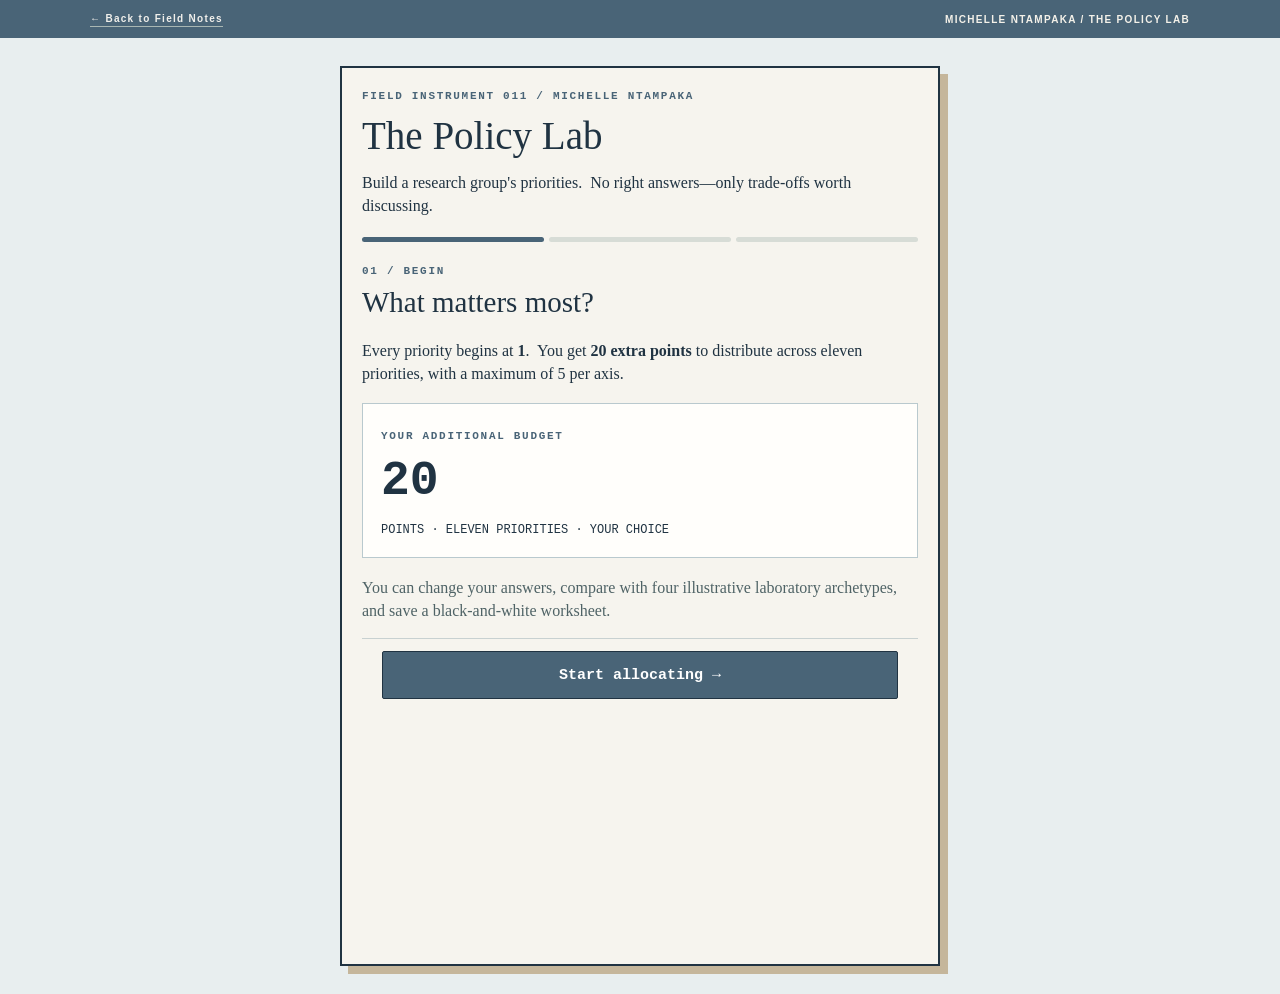
<file: policy-lab-mobile.html>
<!DOCTYPE html>
<html lang="en">
  <head>
    <meta charset="utf-8"/>
    <meta content="width=device-width,initial-scale=1" name="viewport"/>
    <meta content="#203342" name="theme-color"/>
    <title>The Policy Lab · Michelle Ntampaka · Mobile</title>
    <style>
      :root{--paper:#f3ead7;--ink:#203342;--teal:#496477;--rust:#B77554;--line:#c7b99d}*{box-sizing:border-box}html{scroll-behavior:smooth}body{margin:0;background:var(--paper);color:var(--ink);font:16px/1.45 Georgia,serif}button,select,.mono{font-family:ui-monospace,Menlo,Consolas,monospace}button,select{font-size:15px}button{cursor:pointer;min-height:48px;border:1px solid var(--ink);border-radius:4px;background:#fff9ec;color:var(--ink);padding:11px 16px}button:disabled{opacity:.4;cursor:not-allowed}.primary{background:var(--ink);color:white;font-weight:bold}.eyebrow{font:700 11px ui-monospace,monospace;letter-spacing:1.7px;color:#49716e;text-transform:uppercase}.shell{max-width:600px;margin:auto;min-height:100dvh}.top{padding:22px 20px 12px}.top h1{font-size:39px;font-weight:normal;margin:6px 0}.top p{margin:6px 0 0}.stepbar{display:flex;gap:5px;padding:8px 20px 15px}.stepbar span{height:5px;flex:1;background:#d7cbb6;border-radius:10px}.stepbar span.active{background:var(--teal)}.screen{padding:8px 20px 100px}.screen[hidden]{display:none!important}h2{font-weight:normal;font-size:29px;margin:4px 0 10px}.hint{color:#4f6366}.hero{border:2px solid var(--ink);background:#fff9ec;padding:18px;margin:18px 0}.hero strong{font:700 48px ui-monospace,monospace;display:block;margin:8px 0}.hero small{font:12px ui-monospace,monospace}.bottom{position:sticky;bottom:0;padding:12px 20px max(12px,env(safe-area-inset-bottom));background:#f3ead7f5;border-top:1px solid var(--line);display:flex;gap:10px;z-index:4}.bottom button{flex:1}.counter{position:sticky;top:0;z-index:3;background:var(--ink);color:#F6F4EE;padding:12px 16px;display:flex;justify-content:space-between;align-items:center;font:12px ui-monospace,monospace;box-shadow:0 3px 0 #c7b99d}.counter strong{font-size:25px}.progress{height:7px;background:#d6c7af}.progress div{height:100%;background:var(--teal);width:0}.axis{border-bottom:1px solid var(--line);padding:16px 0}.axis-head{display:flex;justify-content:space-between;align-items:center;gap:10px;margin-bottom:12px}.axis-head label{font-weight:bold;font-size:17px}.axis-head output{font:700 21px ui-monospace,monospace}.control{display:flex;gap:12px;align-items:center}.control button{min-width:48px;padding:8px;font-size:24px;touch-action:manipulation}.control input{flex:1;min-width:0;accent-color:var(--teal);height:36px;touch-action:pan-y}.notice{font-size:14px;color:#536b69}.chart-wrap{background:#F6F4EE;border:1px solid var(--line);padding:8px;margin:16px 0}svg#radar{display:block;width:100%;height:auto;overflow:visible}svg text{font:12px Arial,sans-serif;fill:var(--ink)}.legend{font:12px ui-monospace,monospace;margin:12px 0}.swatch{display:inline-block;width:15px;height:4px;background:var(--teal);margin-right:5px;vertical-align:middle}.swatch.ref{background:var(--rust)}select{width:100%;padding:13px;background:#fff9ec;border:1px solid var(--ink);min-height:48px}.report{border-left:5px solid var(--teal);padding:16px;background:#e4e8db;margin:16px 0}.report p{margin:10px 0}.action-stack{display:grid;gap:10px;margin-top:20px}.action-stack button{width:100%}.print-sheet{display:none}a{color:#205f66}button:focus-visible,input:focus-visible,select:focus-visible,a:focus-visible{outline:3px solid var(--rust);outline-offset:3px}@media(min-width:700px){body{background:#e3d8c2}.shell{margin:28px auto;background:var(--paper);border:2px solid var(--ink);box-shadow:8px 8px 0 #c5b69b}}@media(prefers-reduced-motion:reduce){html{scroll-behavior:auto}*{animation:none!important;transition:none!important}}
      @media print{@page{size:letter;margin:.65in}body{background:white!important}.shell{display:none!important}.print-sheet{display:block!important;font-family:Georgia,serif;color:#111}.print-sheet h1{font-size:27pt;font-weight:normal;margin:0 0 5pt}.print-subtitle{font:italic 12pt Georgia,serif;margin:0 0 10pt}.print-sub{font:9pt ui-monospace,monospace;letter-spacing:1px;margin:0 0 12pt}.print-sheet svg{display:block;width:100%;max-width:6.3in;height:5.15in;margin:0 auto}.print-sheet table{width:100%;border-collapse:collapse;font:9pt ui-monospace,monospace;page-break-inside:avoid}.print-sheet td{padding:2pt 8pt;border-bottom:1px solid #ccc}.print-sheet td:last-child{text-align:right;font-weight:bold}.print-note{margin-top:12pt;border:2px solid #333;padding:12pt 14pt;page-break-inside:avoid}.print-note strong{display:block;font:bold 12pt Georgia,serif;margin-bottom:5pt}.print-note p{font:9pt Georgia,serif;margin:3pt 0}.print-note a{font:10pt ui-monospace,monospace;color:#111;text-decoration:underline;overflow-wrap:anywhere}.print-sheet *{-webkit-print-color-adjust:exact;print-color-adjust:exact}}
    </style>
    <link href="favicon-32.png" rel="icon" sizes="32x32" type="image/png"/>
    <link href="apple-touch-icon.png" rel="apple-touch-icon"/>
    <link href="favicon.svg" rel="icon" type="image/svg+xml"/>
    <link href="assets/corporate-lab.css" rel="stylesheet"/>
    <link href="assets/build6-lab.css" rel="stylesheet"/>
    <link href="assets/build7.css" rel="stylesheet"/>
    <link href="assets/build8.css" rel="stylesheet"/>
    <style>
      /* Build 9: category help is visibly readable without hover. */ .axis-explanation{display:block!important;position:static!important;width:100%;color:#203342;background:#e6ede7;border-left:3px solid #6B8174;font-size:14px;line-height:1.5}.axis-help{display:none!important}.axis-header,.axis-head{align-items:flex-start}.axis{padding-bottom:20px}.axis-instructions{display:none} @media(max-width:600px){.axis-explanation{font-size:15px;padding:10px 12px;margin:7px 0 12px}.axis-head label,.axis-header label{flex-basis:100%}}
    </style>
  </head>
  <body>
    <div class="lab-topline">
      <a href="field-notes.html">← Back to Field Notes</a><span>MICHELLE NTAMPAKA / THE POLICY LAB</span>
    </div>
    <main class="shell">
      <header class="top">
        <div class="eyebrow">
          FIELD INSTRUMENT 011 / MICHELLE NTAMPAKA
        </div>
        <h1>The Policy Lab</h1>
        <p>Build a research group's priorities.&nbsp; No right answers—only trade-offs worth discussing.</p>
      </header>
      <div aria-label="Three stages" class="stepbar">
        <span class="active" id="bar0"></span><span id="bar1"></span><span id="bar2"></span>
      </div>

      <!-- PAGE SECTION -->
      <section class="screen" id="welcome">
        <div class="eyebrow">
          01 / BEGIN
        </div>
        <h2>What matters most?</h2>
        <p>Every priority begins at <b>1</b>.&nbsp; You get <b>20 extra points</b> to distribute across eleven priorities, with a maximum of 5 per axis.</p>
        <div class="hero">
          <span class="eyebrow">YOUR ADDITIONAL BUDGET</span><strong>20</strong><small>POINTS · ELEVEN PRIORITIES · YOUR CHOICE</small>
        </div>
        <p class="hint">You can change your answers, compare with four illustrative laboratory archetypes, and save a black-and-white worksheet.</p>
        <div class="bottom">
          <button class="primary" id="start">Start allocating →</button>
        </div>
      </section>

      <!-- PAGE SECTION -->
      <section class="screen" hidden="" id="allocate">
        <div aria-live="polite" class="counter">
          <span>POINTS LEFT TO SPEND</span><strong id="remaining">20 / 20</strong>
        </div>
        <div aria-hidden="true" class="progress">
          <div id="progress-fill"></div>
        </div>
        <h2 style="margin-top:20px">Allocate your points</h2>
        <p class="notice">Use the large + and − buttons, or move each slider.&nbsp; Points never move between priorities automatically.</p>
        <div id="controls"></div>
        <p class="axis-instructions">Each priority is explained directly below its name.</p>
        <div class="bottom">
          <button id="reset">Reset</button>
          <button class="primary" disabled="" id="finish">View my diagram →</button>
        </div>
      </section>

      <!-- PAGE SECTION -->
      <section class="screen" hidden="" id="reflect">
        <div class="eyebrow">
          03 / COMPARE &amp; REFLECT
        </div>
        <h2>My Research Priorities</h2>
        <p class="hint">A good policy starts with knowing what you value.</p>
        <div class="chart-wrap">
          <svg aria-label="Radar diagram of your eleven research priorities. Numeric values appear below." id="radar" role="img" viewbox="0 0 600 600"></svg>
        </div>
        <div class="legend">
          <span class="swatch"></span>Your priorities &nbsp; <span class="swatch ref"></span>Comparison
        </div>
        <label class="eyebrow" for="compare">Compare with an archetype</label>
        <select id="compare"><option value="none">No overlay</option><option value="leverage">High Leverage</option><option value="craft">Craftsmanship</option><option value="trust">Trustworthiness</option><option value="steward">Data Stewardship</option></select>
        <p class="notice" id="archetype-description">Choose a laboratory archetype to overlay an illustrative comparison.</p>
        <div class="report">
          <div class="eyebrow">
            YOUR LABORATORY REPORT
          </div>
          <h2>No perfect policy.&nbsp; Just deliberate choices.</h2>
          <p id="interpretation"></p>
          <p>Which priorities were hardest to leave at 1? Would your students and collaborators distribute the points differently? What concrete AI practices would follow?</p>
          <p><em>A good policy starts with knowing what you value.</em></p>
          <p><a href="https://arxiv.org/abs/2607.20836" rel="noopener" target="_blank">Read the white paper ↗</a></p>
        </div>
        <div class="action-stack">
          <button id="print">Print diagram / Save as PDF</button>
          <button id="download">Save diagram as PNG</button>
          <button id="edit">← Edit my priorities</button>
        </div>
        <p class="notice">Archetype reference profiles are illustrative and not yet verified against the published paper.</p>
      </section>
    </main>

    <!-- PRINTABLE POLICY DIAGRAM -->
    <section aria-label="Printable policy diagram" class="print-sheet" id="print-sheet">
      <div class="print-sub">
        THE POLICY LAB / RESEARCH PRIORITIES WORKSHEET
      </div>
      <h1>My Research Priorities</h1>
      <p class="print-subtitle">A good policy starts with knowing what you value.</p>
      <div class="print-sub">
        ELEVEN PRIORITIES · 31 TOTAL POINTS · 1–5 PER AXIS
      </div>
      <svg aria-label="Black and white radar diagram" id="print-radar" role="img" viewbox="0 0 600 600" xmlns="http://www.w3.org/2000/svg"></svg>
      <div class="print-sub" id="print-comparison"></div>
      <table id="print-values">
        <tbody>
        </tbody>
      </table>
      <aside class="print-note">
        <strong>Explore the ideas behind this diagram</strong>
        <p>Read <em>How to Craft the Right Language AI Policy for Your Research Group (Some Assembly Required)</em> to explore how research priorities shape AI policy.</p>
        <p><a href="https://arxiv.org/abs/2607.20836">https://arxiv.org/abs/2607.20836</a></p>
      </aside>
    </section>
    <script>
      (()=>{'use strict';
      const axes=[['Fair Research Culture','Fair|Research Culture'],['Meaningful Human Ownership','Meaningful|Human Ownership'],['Retained Human Expertise','Retained|Human|Expertise'],['Human Evaluation','Human|Evaluation'],['Transparency & Disclosure','Transparency|& Disclosure'],['Academic Integrity','Academic|Integrity'],['Security','Security'],['Privacy','Privacy'],['Data Integrity','Data|Integrity'],['Operational Efficiency','Operational|Efficiency'],['Thoughtful Resource Usage','Thoughtful|Resource|Usage']];
      const axisDescriptions=["Support a research environment where people can participate, learn, and raise concerns safely.", "Keep researchers responsible for the scientific questions, decisions, and final work.", "Ensure people continue developing the skills to work independently and check AI outputs.", "Have a person test, scrutinize, and make decisions about AI-assisted results.", "Explain when and how language AI was used so others can understand the work.", "Protect honest attribution, authorship, and responsible scholarly practice.", "Avoid exposing restricted information or compromising systems and accounts.", "Protect personal, confidential, or unpublished information shared during research.", "Maintain accurate, traceable, and appropriately handled research data.", "Reduce repetitive work without sacrificing scientific quality or oversight.", "Use time, money, computing, and environmental resources deliberately."];
      const archetypes={leverage:{name:'High Leverage',description:'Emphasizes efficiency and thoughtful resource usage.',values:[2,2,1,2,2,1,2,1,2,5,5]},craft:{name:'Craftsmanship',description:'Emphasizes researcher development, human ownership, and expertise.',values:[5,5,5,2,1,1,1,1,2,1,1]},trust:{name:'Trustworthiness',description:'Emphasizes evaluation, transparency, and academic integrity.',values:[2,2,2,5,5,5,1,1,1,1,1]},steward:{name:'Data Stewardship',description:'Emphasizes security, privacy, and data integrity.',values:[2,1,1,2,2,1,5,4,4,1,2]}};
      const ns='http://www.w3.org/2000/svg',svg=document.getElementById('radar');let values=Array(11).fill(1);try{const saved=JSON.parse(localStorage.getItem('policy-lab-mobile-v1'));if(Array.isArray(saved)&&saved.length===11&&saved.every(v=>Number.isInteger(v)&&v>=1&&v<=5)&&saved.reduce((a,b)=>a+b,0)<=31)values=saved}catch(e){}
      const remaining=()=>31-values.reduce((a,b)=>a+b,0);
      function el(tag,attrs={},content){const n=document.createElementNS(ns,tag);Object.entries(attrs).forEach(([k,v])=>n.setAttribute(k,v));if(content!==undefined)n.textContent=content;return n}
      function pts(arr){return arr.map((v,i)=>{const a=-Math.PI/2+i*2*Math.PI/11;return [300+178*v/5*Math.cos(a),300+178*v/5*Math.sin(a)]})}
      function polygon(arr,attrs){return el('polygon',{points:pts(arr).map(p=>p.join(',')).join(' '),...attrs})}
      function label(svg,x,y,anchor,s,print){const lines=s.split('|'),t=el('text',{x,y,'text-anchor':anchor,'font-family':'Arial, sans-serif','font-size':print?15:14,fill:print?'#111':'#203342'});lines.forEach((line,j)=>t.append(el('tspan',{x,dy:j===0?-7*(lines.length-1):17},line)));svg.append(t)}
      function draw(out,print=false){out.replaceChildren();for(let n=1;n<=5;n++)out.append(polygon(Array(11).fill(n),{fill:'none',stroke:print?'#aaa':'#83998F','stroke-width':n===5?1.5:1,opacity:print?1:n===5?.7:.35}));axes.forEach(([full,short],i)=>{const a=-Math.PI/2+i*2*Math.PI/11;out.append(el('line',{x1:300,y1:300,x2:300+178*Math.cos(a),y2:300+178*Math.sin(a),stroke:print?'#aaa':'#A7B5AC','stroke-width':1}));label(out,300+212*Math.cos(a),300+212*Math.sin(a),Math.cos(a)>.2?'start':Math.cos(a)<-.2?'end':'middle',short,print)});const selected=archetypes[document.getElementById('compare').value];if(print){out.append(polygon(values,{fill:'#999','fill-opacity':'.3',stroke:'#111','stroke-width':2.7}));if(selected)out.append(polygon(selected.values,{fill:'none',stroke:'#333','stroke-width':3,'stroke-dasharray':'8 5'}))}else{if(selected)out.append(polygon(selected.values,{fill:'#B77554','fill-opacity':'.06',stroke:'#B77554','stroke-width':3,'stroke-dasharray':'7 5'}));out.append(polygon(values,{fill:'#496477','fill-opacity':'.24',stroke:'#203342','stroke-width':3}))}pts(values).forEach(([cx,cy])=>out.append(el('circle',{cx,cy,r:3,fill:print?'#111':'#B77554'})))}
      function update(){const left=remaining();document.getElementById('remaining').textContent=left+' / 20';document.getElementById('progress-fill').style.width=((20-left)*5)+'%';document.getElementById('finish').disabled=left!==0;axes.forEach((_,i)=>{document.getElementById('v'+i).textContent=values[i]+' / 5';document.getElementById('s'+i).value=values[i];document.getElementById('minus'+i).disabled=values[i]<=1;document.getElementById('plus'+i).disabled=values[i]>=5||left===0});try{localStorage.setItem('policy-lab-mobile-v1',JSON.stringify(values))}catch(e){}}
      function setValue(i,v){const allowed=Math.min(5,values[i]+remaining());values[i]=Math.max(1,Math.min(allowed,Number(v)));update()}
      const controls=document.getElementById('controls');axes.forEach(([name],i)=>{const row=document.createElement('div');row.className='axis';const head=document.createElement('div');head.className='axis-head';const lab=document.createElement('label');lab.htmlFor='s'+i;lab.textContent=name;const output=document.createElement('output');output.id='v'+i;const help=document.createElement('button');help.type='button';help.className='axis-help';help.textContent='?';help.setAttribute('aria-label','Explain '+name);help.setAttribute('aria-expanded','false');const tip=document.createElement('span');tip.className='axis-explanation';tip.id='axis-help-'+i;tip.textContent=axisDescriptions[i];help.setAttribute('aria-controls',tip.id);help.setAttribute('aria-describedby',tip.id);help.addEventListener('click',()=>{const next=help.getAttribute('aria-expanded')!=='true';document.querySelectorAll('.axis-help[aria-expanded="true"]').forEach(b=>b.setAttribute('aria-expanded','false'));help.setAttribute('aria-expanded',String(next));});head.append(lab,help,output,tip);const c=document.createElement('div');c.className='control';const minus=document.createElement('button');minus.id='minus'+i;minus.type='button';minus.textContent='−';minus.setAttribute('aria-label','Remove point from '+name);minus.onclick=()=>setValue(i,values[i]-1);const slider=document.createElement('input');slider.type='range';slider.id='s'+i;slider.min=1;slider.max=5;slider.step=1;slider.value=values[i];slider.setAttribute('aria-label',name);slider.oninput=()=>setValue(i,slider.value);const plus=document.createElement('button');plus.id='plus'+i;plus.type='button';plus.textContent='+';plus.setAttribute('aria-label','Add point to '+name);plus.onclick=()=>setValue(i,values[i]+1);c.append(minus,slider,plus);row.append(head,c);controls.append(row)});
      function screen(name){['welcome','allocate','reflect'].forEach(id=>document.getElementById(id).hidden=id!==name);['bar0','bar1','bar2'].forEach((id,i)=>document.getElementById(id).classList.toggle('active',i<=['welcome','allocate','reflect'].indexOf(name)));window.scrollTo({top:0,behavior:'instant'})}
      function results(){const ranking=Object.values(archetypes).map(a=>({name:a.name,d:Math.sqrt(a.values.reduce((s,v,i)=>s+(v-values[i])**2,0))})).sort((a,b)=>a.d-b.d);document.getElementById('interpretation').textContent='Your allocation is numerically closest to the illustrative '+ranking[0].name+' archetype, followed by '+ranking[1].name+'. This is a comparison, not a score or a recommendation.';draw(svg);screen('reflect')}
      function drawPrint(){const out=document.getElementById('print-radar');draw(out,true);const choice=archetypes[document.getElementById('compare').value];document.getElementById('print-comparison').textContent=choice?'Solid gray shading: my priorities. Dashed outline: '+choice.name+' (illustrative reference)':'Solid gray shading: my priorities';const tbody=document.querySelector('#print-values tbody');tbody.replaceChildren();axes.forEach(([name],i)=>{const tr=document.createElement('tr');[name,values[i]+' / 5'].forEach(x=>{const td=document.createElement('td');td.textContent=x;tr.append(td)});tbody.append(tr)})}
      document.getElementById('start').onclick=()=>screen('allocate');document.getElementById('edit').onclick=()=>screen('allocate');document.getElementById('finish').onclick=()=>{if(remaining()===0)results()};document.getElementById('reset').onclick=()=>{values=Array(11).fill(1);update()};document.getElementById('compare').onchange=e=>{const a=archetypes[e.target.value];document.getElementById('archetype-description').textContent=a?a.description:'Choose a laboratory archetype to overlay an illustrative comparison.';draw(svg)};document.getElementById('print').onclick=()=>{drawPrint();window.print()};window.addEventListener('beforeprint',drawPrint);
      document.getElementById('download').onclick=()=>{const clone=svg.cloneNode(true);clone.setAttribute('xmlns',ns);clone.setAttribute('width','1200');clone.setAttribute('height','1200');const bg=el('rect',{width:600,height:600,fill:'#F6F4EE'});clone.insertBefore(bg,clone.firstChild);const data=new XMLSerializer().serializeToString(clone),blob=new Blob([data],{type:'image/svg+xml'}),url=URL.createObjectURL(blob),img=new Image();img.onload=()=>{const canvas=document.createElement('canvas');canvas.width=1200;canvas.height=1200;const ctx=canvas.getContext('2d');ctx.drawImage(img,0,0,1200,1200);URL.revokeObjectURL(url);canvas.toBlob(b=>{if(!b)return;const a=document.createElement('a'),u=URL.createObjectURL(b);a.href=u;a.download='my-research-priorities.png';a.click();setTimeout(()=>URL.revokeObjectURL(u),1000)},'image/png')};img.src=url};update();
      })();
    </script>
  </body>
</html>
</file>
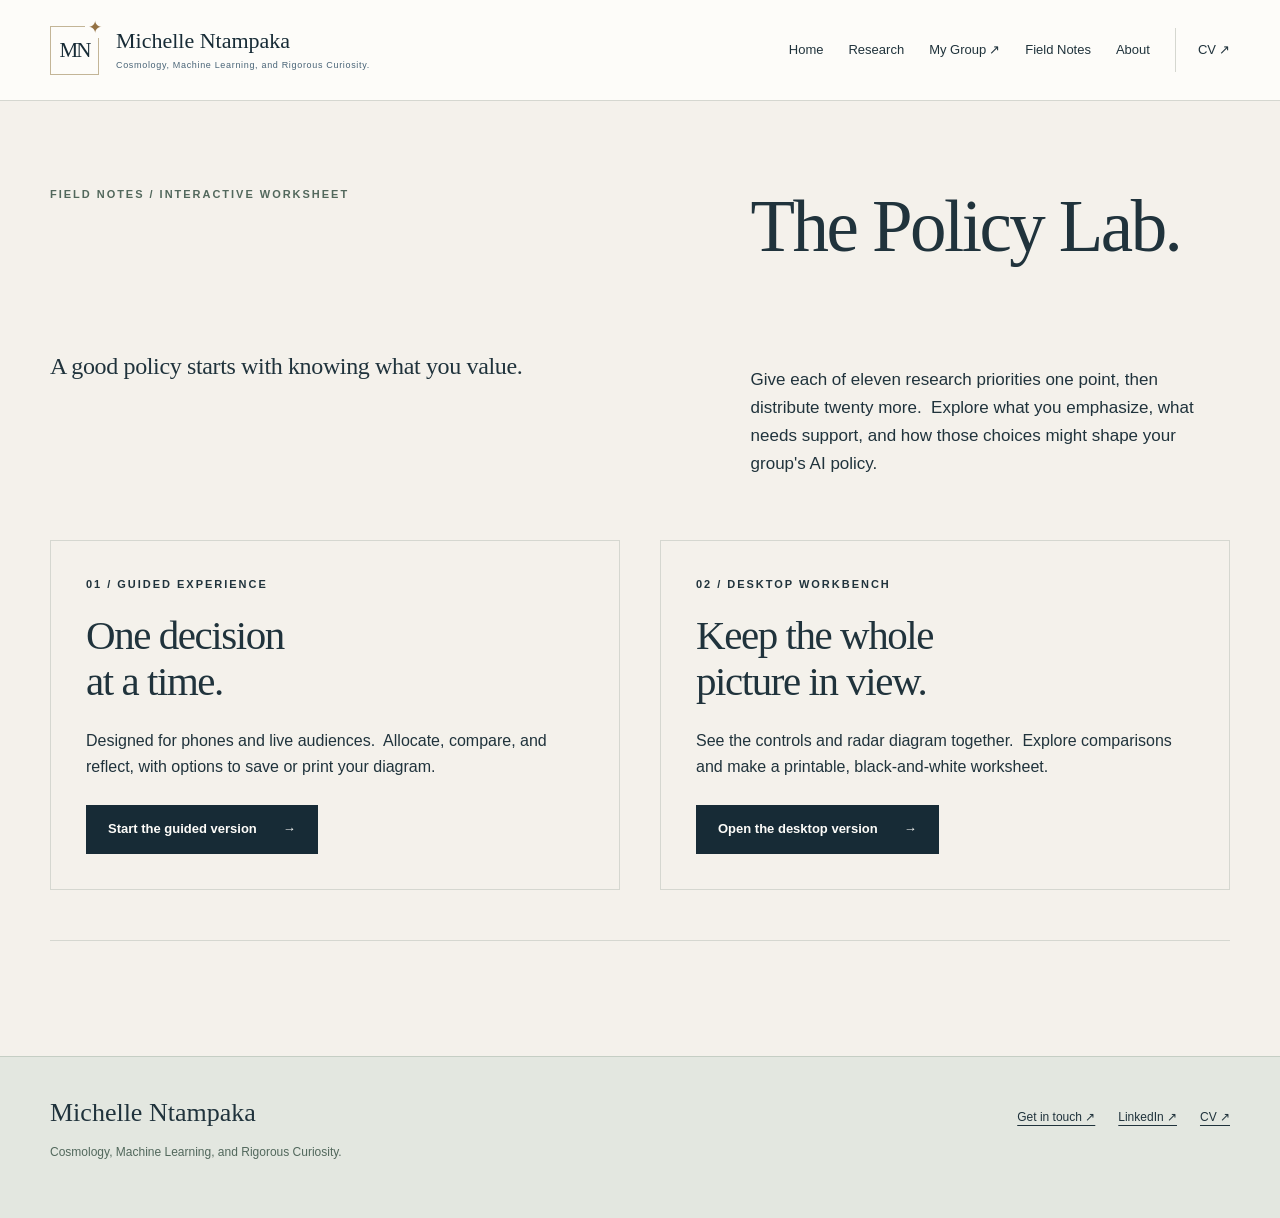
<file: policy-lab.html>
<!DOCTYPE html>
<html lang="en">
  <head>
    <meta charset="utf-8"/>
    <meta content="width=device-width, initial-scale=1" name="viewport"/>
    <title>The Policy Lab | Michelle Ntampaka</title>
    <meta content="Explore eleven research priorities and the trade-offs behind language AI policy. Choose a mobile or desktop worksheet." name="description"/>
    <meta content="#203342" name="theme-color"/>
    <link href="favicon.svg" rel="icon" type="image/svg+xml"/>
    <link href="favicon-32.png" rel="icon" sizes="32x32"/>
    <link href="apple-touch-icon.png" rel="apple-touch-icon"/>
    <link href="assets/site.css" rel="stylesheet"/>
    <link href="assets/arcade.css" rel="stylesheet"/>
    <link href="assets/build7.css" rel="stylesheet"/>
    <link href="assets/build8.css" rel="stylesheet"/>
  </head>
  <body class="page-policy-lab">
    <a class="skip" href="#main-content">Skip to main content</a>
    <header class="site-header">
      <div class="container header-inner">
        <a class="brand" href="index.html"><span aria-hidden="true" class="brand-mark">MN<span class="brand-spark">✦</span></span><span>Michelle Ntampaka<small>Cosmology, Machine Learning, and Rigorous Curiosity.</small></span></a>
        <button aria-controls="primary-nav" aria-expanded="false" class="menu-toggle" type="button">Menu <span aria-hidden="true">+</span></button>
        <nav aria-label="Main navigation" id="primary-nav">
          <a href="index.html">Home</a><a href="research.html">Research</a><a href="https://chesapeakemlastro.github.io/">My Group <span aria-hidden="true">↗</span></a><a href="field-notes.html">Field Notes</a><a href="about.html">About</a><a class="cv-link" href="CV.pdf">CV <span aria-hidden="true">↗</span></a>
        </nav>
      </div>
    </header>
    <main id="main-content">

      <!-- PAGE SECTION -->
      <section class="container notes-hero">
        <p class="eyebrow">FIELD NOTES / INTERACTIVE WORKSHEET</p>
        <h1>The Policy Lab.</h1>
        <p class="lead">A good policy starts with knowing what you value.</p>
        <p>Give each of eleven research priorities one point, then distribute twenty more.&nbsp; Explore what you emphasize, what needs support, and how those choices might shape your group's AI policy.</p>
      </section>

      <!-- PAGE SECTION -->
      <section class="container lab-choices">
        <article>
          <p class="eyebrow">01 / GUIDED EXPERIENCE</p>
          <h2>One decision<br/>at a time.</h2>
          <p>Designed for phones and live audiences.&nbsp; Allocate, compare, and reflect, with options to save or print your diagram.</p>
          <a class="button" href="policy-lab-mobile.html">Start the guided version <span>→</span></a>
        </article>
        <article>
          <p class="eyebrow">02 / DESKTOP WORKBENCH</p>
          <h2>Keep the whole<br/>picture in view.</h2>
          <p>See the controls and radar diagram together.&nbsp; Explore comparisons and make a printable, black-and-white worksheet.</p>
          <a class="button" href="policy-lab-desktop.html">Open the desktop version <span>→</span></a>
        </article>
      </section>

      <!-- PAGE SECTION -->
      <section class="container lab-disclaimer">
      </section>
    </main>
    <footer class="site-footer">
      <div class="container footer-main">
        <div>
          <a class="footer-name" href="index.html">Michelle Ntampaka</a>
          <p>Cosmology, Machine Learning, and Rigorous Curiosity.</p>
        </div>
        <div class="footer-contact">
          <a href="mailto:mntampaka@stsci.edu">Get in touch ↗</a><a href="https://www.linkedin.com/in/michelle-ntampaka-8872b0121/">LinkedIn ↗</a><a href="CV.pdf">CV ↗</a>
        </div>
      </div>
    </footer>
    <script defer="" src="assets/site.js">
    </script>
  </body>
</html>
</file>
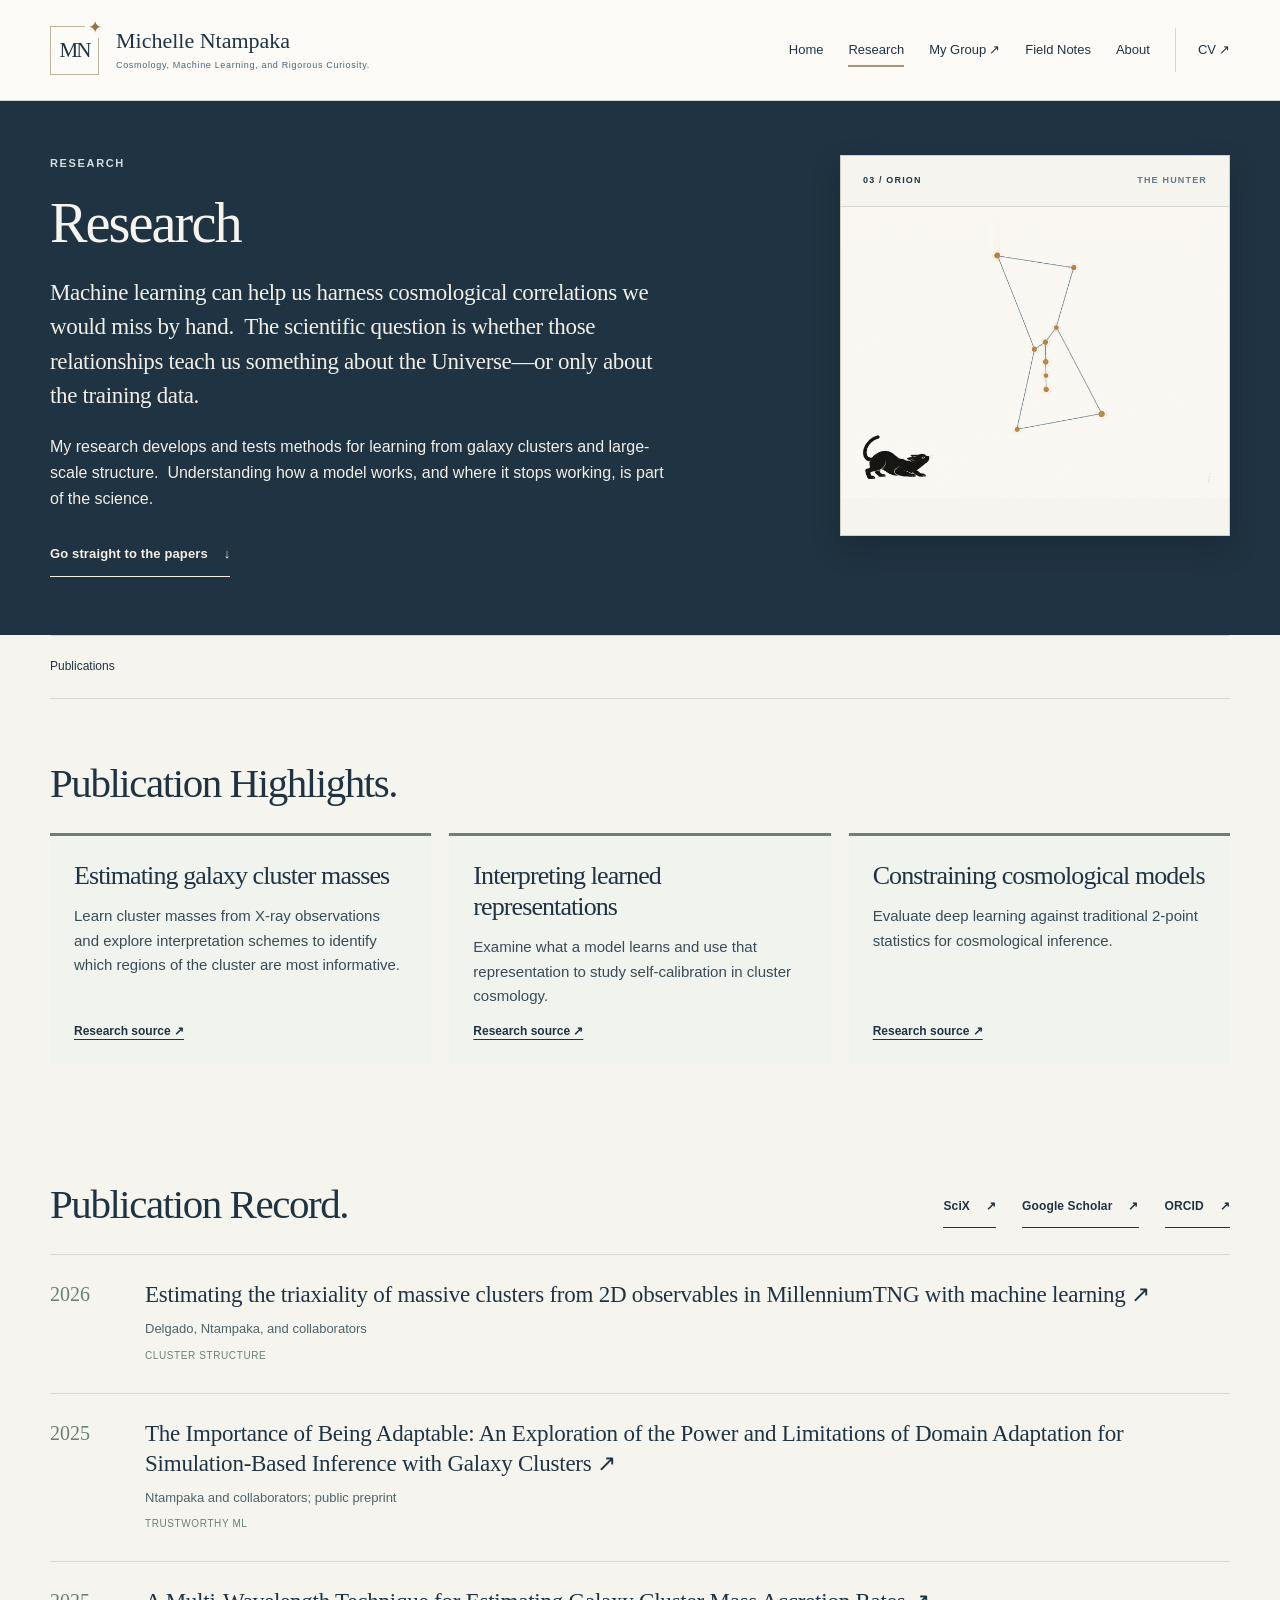
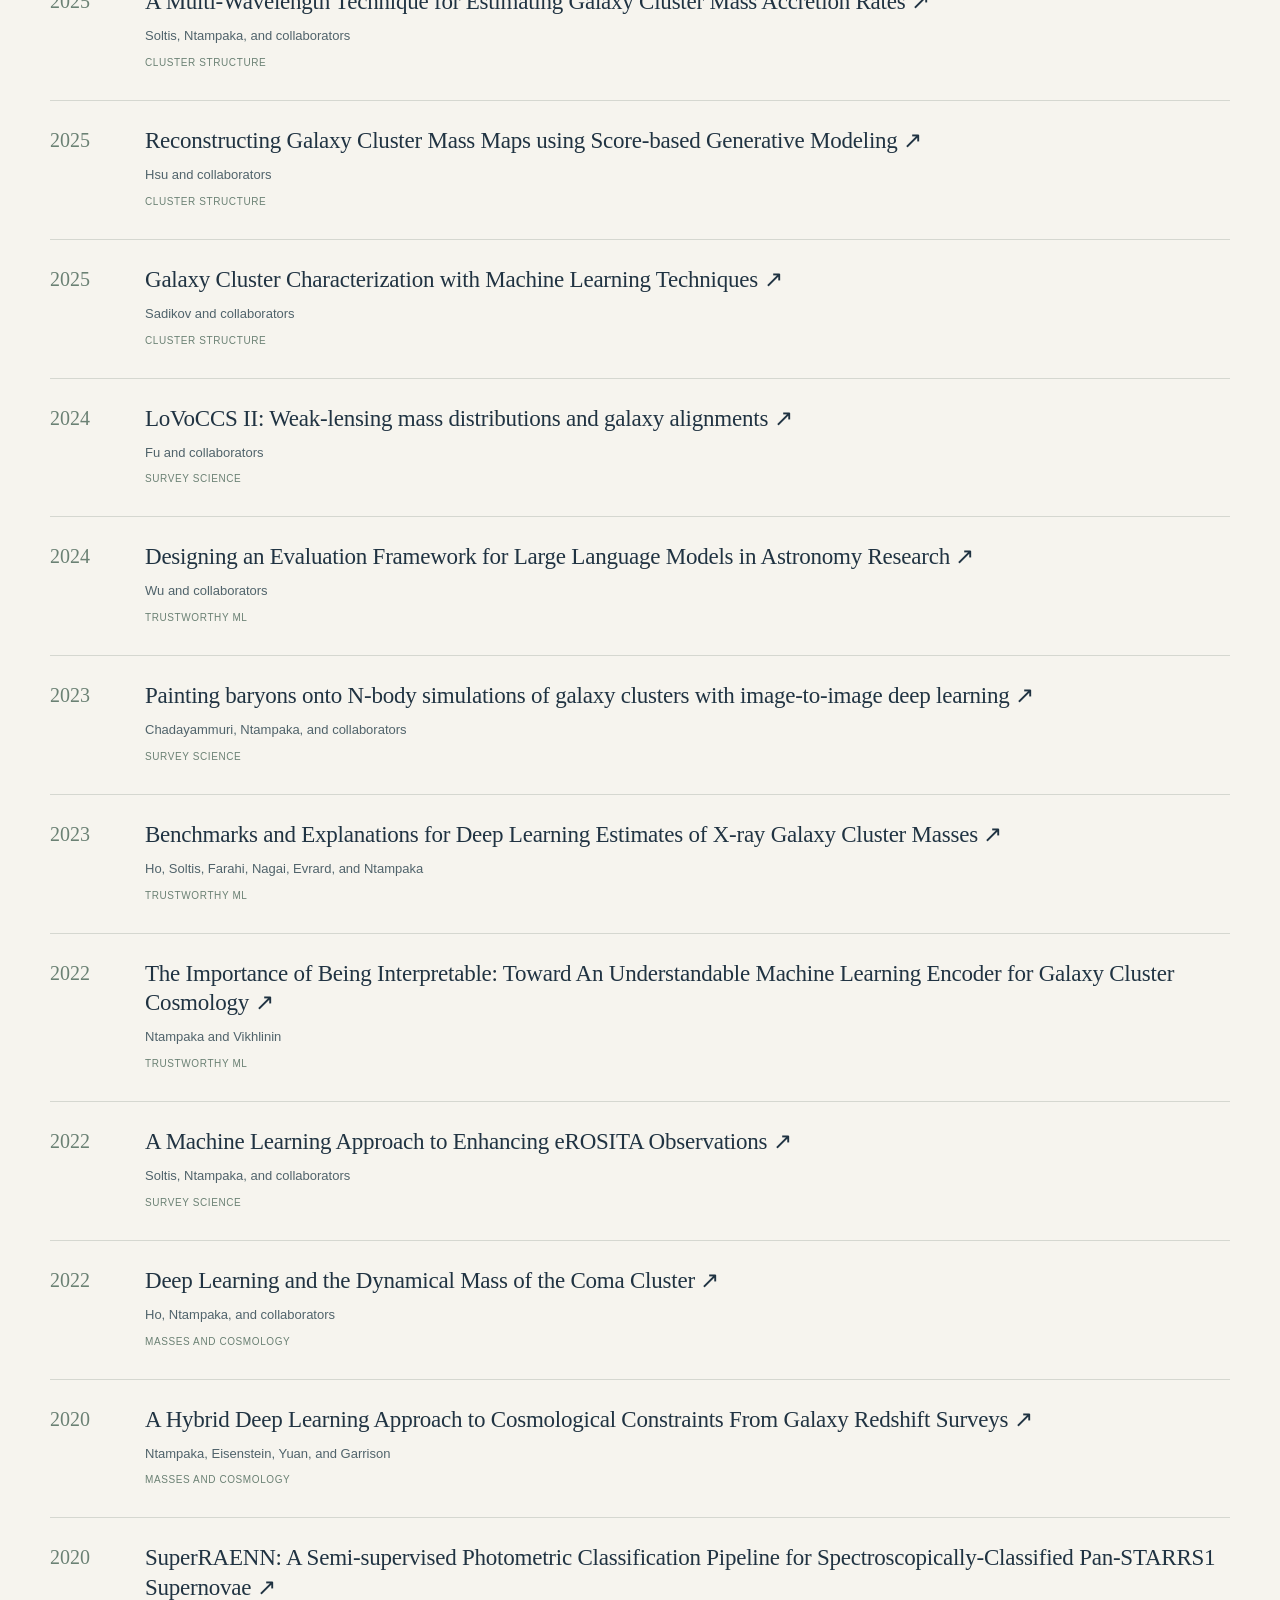
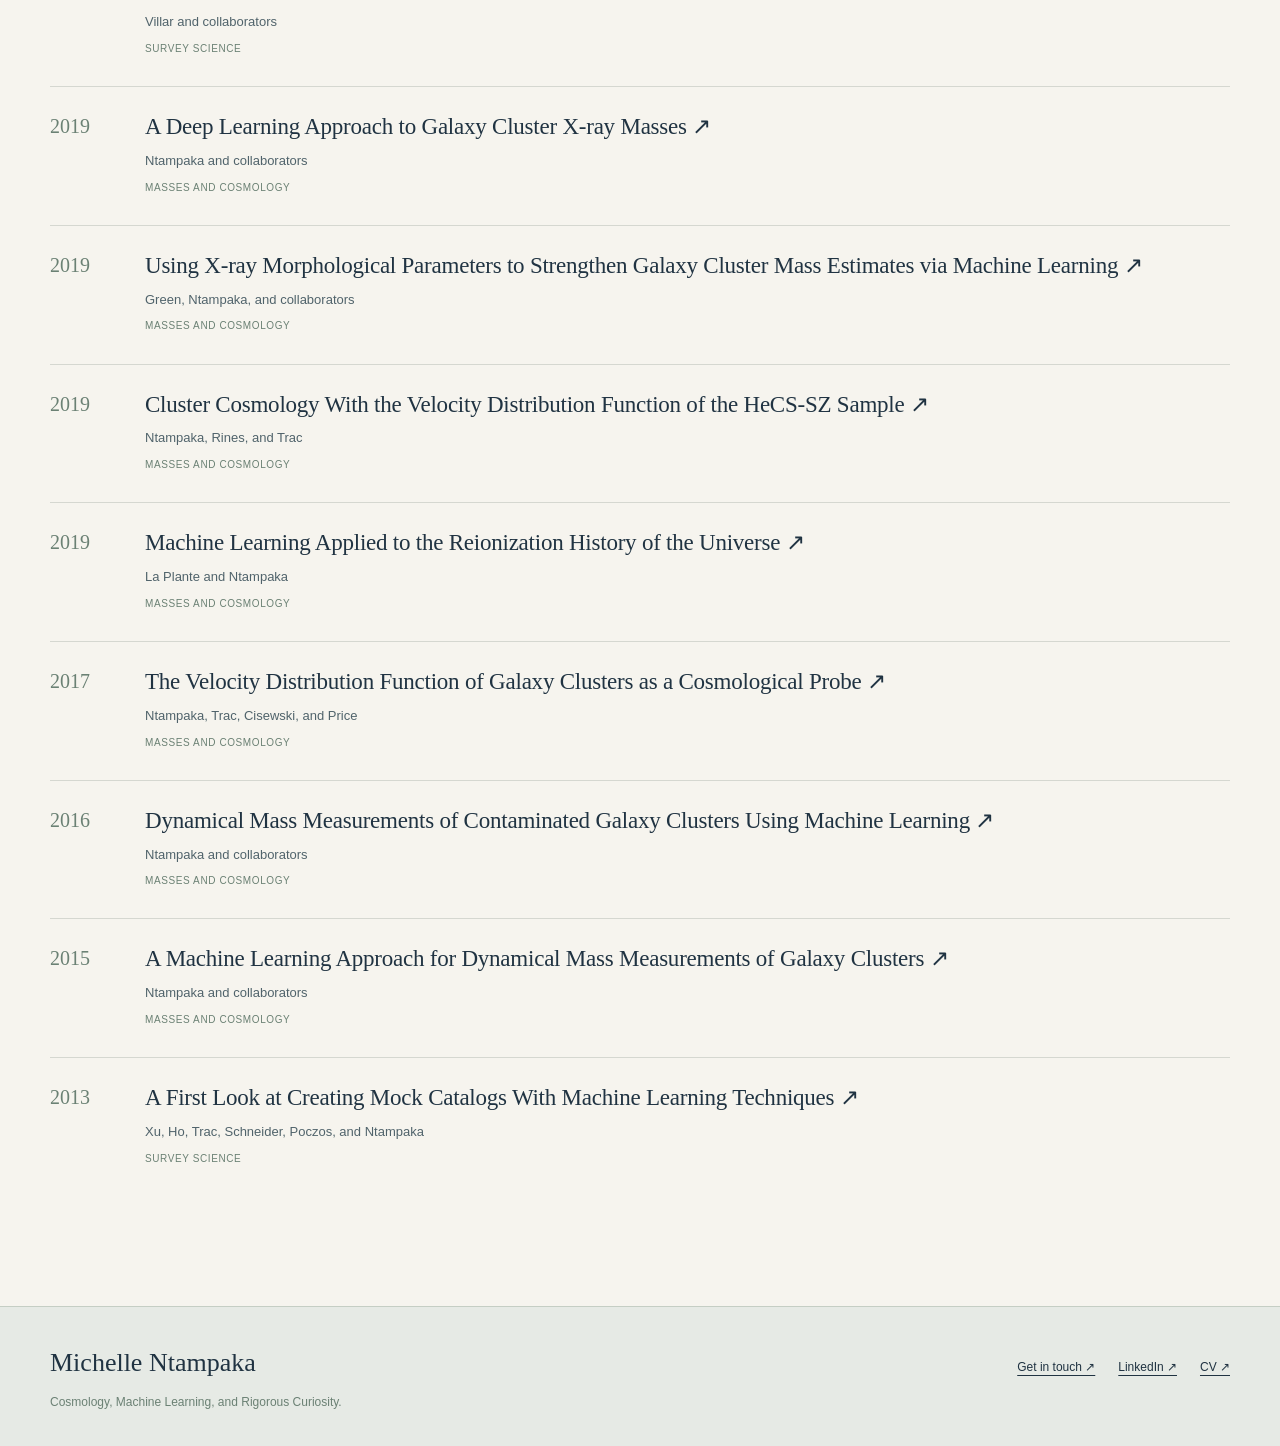
<file: research.html>
<!DOCTYPE html>
<html lang="en">
  <head>
    <meta charset="utf-8"/>
    <meta content="width=device-width, initial-scale=1" name="viewport"/>
    <title>Research | Michelle Ntampaka</title>
    <meta content="Published work on galaxy clusters, cosmology, interpretable machine learning, and testing the limits of simulation-based methods." name="description"/>
    <meta content="#203342" name="theme-color"/>
    <link href="favicon.svg" rel="icon" type="image/svg+xml"/>
    <link href="favicon-32.png" rel="icon" sizes="32x32"/>
    <link href="apple-touch-icon.png" rel="apple-touch-icon"/>
    <link href="assets/site.css" rel="stylesheet"/>
    <link href="assets/arcade.css" rel="stylesheet"/>
    <link href="assets/build4.css" rel="stylesheet"/>
    <link href="assets/build5.css" rel="stylesheet"/>
    <link href="assets/build6-arcade.css" rel="stylesheet"/>
    <link href="assets/build7.css" rel="stylesheet"/>
    <link href="assets/build8.css" rel="stylesheet"/>
    <link href="assets/build9.css" rel="stylesheet"/>
    <link href="assets/build10.css" rel="stylesheet"/>
    <link href="assets/build11.css" rel="stylesheet"/>
    <link href="assets/build12.css" rel="stylesheet"/>
  </head>
  <body class="page-research">
    <a class="skip" href="#main-content">Skip to main content</a>
    <header class="site-header">
      <div class="container header-inner">
        <a class="brand" href="index.html"><span aria-hidden="true" class="brand-mark">MN<span class="brand-spark">✦</span></span><span>Michelle Ntampaka<small>Cosmology, Machine Learning, and Rigorous Curiosity.</small></span></a>
        <button aria-controls="primary-nav" aria-expanded="false" class="menu-toggle" type="button">Menu <span aria-hidden="true">+</span></button>
        <nav aria-label="Main navigation" id="primary-nav">
          <a href="index.html">Home</a><a aria-current="page" href="research.html">Research</a><a href="https://chesapeakemlastro.github.io/">My Group <span aria-hidden="true">↗</span></a><a href="field-notes.html">Field Notes</a><a href="about.html">About</a><a class="cv-link" href="CV.pdf">CV <span aria-hidden="true">↗</span></a>
        </nav>
      </div>
    </header>
    <main id="main-content">

      <!-- PAGE SECTION -->
      <section class="container interior-hero">
        <div>
          <p class="eyebrow">RESEARCH</p>
          <h1>Research</h1>
          <p class="lead">Machine learning can help us harness cosmological correlations we would miss by hand.&nbsp; The scientific question is whether those relationships teach us something about the Universe—or only about the training data.</p>
          <p>My research develops and tests methods for learning from galaxy clusters and large-scale structure.&nbsp; Understanding how a model works, and where it stops working, is part of the science.</p>
          <a class="text-link" href="#publications">Go straight to the papers <span>↓</span></a>
        </div>
        <div class="sky-card orion-card">
          <div class="plate-label">
            <span>03 / ORION</span><span>THE HUNTER</span>
          </div>
          <div aria-label="Orion constellation; an unusual pattern is hidden here" class="sky-stage image-stage orion-image-stage hover-plate" data-tooltip="The science of surprise" id="thinking-machine-secret" role="button" tabindex="0">
            <img alt="Orion with the belt and sword, while a black cat crouches in the lower corner preparing for a jump." src="assets/orion-hunter-cat.png"/>
            <button aria-label="Description of Orion illustration" class="plate-info" type="button">i</button>
          </div>
        </div>
      </section>
      <nav aria-label="Research sections" class="section-nav container">
        <a href="#publications">Publications</a>
      </nav>

      <!-- RESEARCH RESULTS -->
      <section aria-label="Three selected research contributions" class="container research-results" id="results">
        <div class="section-heading">
          <div>
            <h2>Publication Highlights.</h2>
          </div>
        </div>
        <div class="research-result-grid">
          <article class="research-result">
            <h3>Estimating galaxy cluster masses</h3>
            <p>Learn cluster masses from X-ray observations and explore interpretation schemes to identify which regions of the cluster are most informative.</p>
            <a href="https://scixplorer.org/abs/2019ApJ...876...82N/abstract">Research source ↗</a>
          </article>
          <article class="research-result">
            <h3>Interpreting learned representations</h3>
            <p>Examine what a model learns and use that representation to study self-calibration in cluster cosmology.</p>
            <a href="https://scixplorer.org/abs/2022ApJ...926...45N/abstract">Research source ↗</a>
          </article>
          <article class="research-result">
            <h3>Constraining cosmological models</h3>
            <p>Evaluate deep learning against traditional 2-point statistics for cosmological inference.</p>
            <a href="https://scixplorer.org/abs/2020ApJ...889..151N/abstract">Research source ↗</a>
          </article>
        </div>
      </section>

      <!-- PAGE SECTION -->
      <section class="container bibliography" id="publications">
        <div class="section-heading">
          <div>
        
            <h2>Publication Record.</h2>
          </div>
          <div class="inline-links">
            <a class="text-link" href="https://scixplorer.org/search?p=1&q=author%3A%22ntampaka%22&sort=score+desc&sort=date+desc&d=astrophysics"> SciX <span aria-hidden="true">↗</span></a><a class="text-link" href="https://scholar.google.com/citations?user=PskeEyMAAAAJ&amp;hl=en">Google Scholar <span aria-hidden="true">↗</span></a><a class="text-link" href="https://orcid.org/0000-0002-0144-387X">ORCID <span aria-hidden="true">↗</span></a>
          </div>
        </div>
        
        <ol class="publication-list">
          <li class="publication" data-topic="Cluster structure"><time>2026</time>
          <div>
            <h3><a class="" href="https://ui.adsabs.harvard.edu/abs/2026ApJ..1002..142D/abstract">Estimating the triaxiality of massive clusters from 2D observables in MillenniumTNG with machine learning <span aria-hidden="true">↗</span></a></h3>
            <p>Delgado, Ntampaka, and collaborators</p>
            <span class="pub-topic">Cluster structure</span>
          </div>
          </li>
          <li class="publication" data-topic="Trustworthy ML"><time>2025</time>
          <div>
            <h3><a class="" href="https://arxiv.org/search/?query=The+Importance+of+Being+Adaptable+Ntampaka&amp;searchtype=all">The Importance of Being Adaptable: An Exploration of the Power and Limitations of Domain Adaptation for Simulation-Based Inference with Galaxy Clusters <span aria-hidden="true">↗</span></a></h3>
            <p>Ntampaka and collaborators; public preprint</p>
            <span class="pub-topic">Trustworthy ML</span>
          </div>
          </li>
          <li class="publication" data-topic="Cluster structure"><time>2025</time>
          <div>
            <h3><a class="" href="https://arxiv.org/abs/2412.05370">A Multi-Wavelength Technique for Estimating Galaxy Cluster Mass Accretion Rates <span aria-hidden="true">↗</span></a></h3>
            <p>Soltis, Ntampaka, and collaborators</p>
            <span class="pub-topic">Cluster structure</span>
          </div>
          </li>
          <li class="publication" data-topic="Cluster structure"><time>2025</time>
          <div>
            <h3><a class="" href="https://ui.adsabs.harvard.edu/abs/2025OJAp....8...92H/abstract">Reconstructing Galaxy Cluster Mass Maps using Score-based Generative Modeling <span aria-hidden="true">↗</span></a></h3>
            <p>Hsu and collaborators</p>
            <span class="pub-topic">Cluster structure</span>
          </div>
          </li>
          <li class="publication" data-topic="Cluster structure"><time>2025</time>
          <div>
            <h3><a class="" href="https://ui.adsabs.harvard.edu/abs/2025ApJ...986...24S/abstract">Galaxy Cluster Characterization with Machine Learning Techniques <span aria-hidden="true">↗</span></a></h3>
            <p>Sadikov and collaborators</p>
            <span class="pub-topic">Cluster structure</span>
          </div>
          </li>
          <li class="publication" data-topic="Survey science"><time>2024</time>
          <div>
            <h3><a class="" href="https://ui.adsabs.harvard.edu/abs/2024ApJ...974...69F/abstract">LoVoCCS II: Weak-lensing mass distributions and galaxy alignments <span aria-hidden="true">↗</span></a></h3>
            <p>Fu and collaborators</p>
            <span class="pub-topic">Survey science</span>
          </div>
          </li>
          <li class="publication" data-topic="Trustworthy ML"><time>2024</time>
          <div>
            <h3><a class="" href="https://arxiv.org/abs/2405.20389">Designing an Evaluation Framework for Large Language Models in Astronomy Research <span aria-hidden="true">↗</span></a></h3>
            <p>Wu and collaborators</p>
            <span class="pub-topic">Trustworthy ML</span>
          </div>
          </li>
          <li class="publication" data-topic="Survey science"><time>2023</time>
          <div>
            <h3><a class="" href="https://ui.adsabs.harvard.edu/abs/2023MNRAS.526.2812C/abstract">Painting baryons onto N-body simulations of galaxy clusters with image-to-image deep learning <span aria-hidden="true">↗</span></a></h3>
            <p>Chadayammuri, Ntampaka, and collaborators</p>
            <span class="pub-topic">Survey science</span>
          </div>
          </li>
          <li class="publication" data-topic="Trustworthy ML"><time>2023</time>
          <div>
            <h3><a class="" href="https://ui.adsabs.harvard.edu/abs/2023MNRAS.524.3289H/abstract">Benchmarks and Explanations for Deep Learning Estimates of X-ray Galaxy Cluster Masses <span aria-hidden="true">↗</span></a></h3>
            <p>Ho, Soltis, Farahi, Nagai, Evrard, and Ntampaka</p>
            <span class="pub-topic">Trustworthy ML</span>
          </div>
          </li>
          <li class="publication" data-topic="Trustworthy ML"><time>2022</time>
          <div>
            <h3><a class="" href="https://arxiv.org/abs/2112.05768">The Importance of Being Interpretable: Toward An Understandable Machine Learning Encoder for Galaxy Cluster Cosmology <span aria-hidden="true">↗</span></a></h3>
            <p>Ntampaka and Vikhlinin</p>
            <span class="pub-topic">Trustworthy ML</span>
          </div>
          </li>
          <li class="publication" data-topic="Survey science"><time>2022</time>
          <div>
            <h3><a class="" href="https://arxiv.org/abs/2207.14324">A Machine Learning Approach to Enhancing eROSITA Observations <span aria-hidden="true">↗</span></a></h3>
            <p>Soltis, Ntampaka, and collaborators</p>
            <span class="pub-topic">Survey science</span>
          </div>
          </li>
          <li class="publication" data-topic="Masses and cosmology"><time>2022</time>
          <div>
            <h3><a class="" href="https://arxiv.org/search/?query=Deep+Learning+and+the+Dynamical+Mass+of+the+Coma+Cluster&amp;searchtype=title">Deep Learning and the Dynamical Mass of the Coma Cluster <span aria-hidden="true">↗</span></a></h3>
            <p>Ho, Ntampaka, and collaborators</p>
            <span class="pub-topic">Masses and cosmology</span>
          </div>
          </li>
          <li class="publication" data-topic="Masses and cosmology"><time>2020</time>
          <div>
            <h3><a class="" href="https://ui.adsabs.harvard.edu/abs/2020ApJ...889..151N/abstract">A Hybrid Deep Learning Approach to Cosmological Constraints From Galaxy Redshift Surveys <span aria-hidden="true">↗</span></a></h3>
            <p>Ntampaka, Eisenstein, Yuan, and Garrison</p>
            <span class="pub-topic">Masses and cosmology</span>
          </div>
          </li>
          <li class="publication" data-topic="Survey science"><time>2020</time>
          <div>
            <h3><a class="" href="https://ui.adsabs.harvard.edu/abs/2020ApJ...905...94V/abstract">SuperRAENN: A Semi-supervised Photometric Classification Pipeline for Spectroscopically-Classified Pan-STARRS1 Supernovae <span aria-hidden="true">↗</span></a></h3>
            <p>Villar and collaborators</p>
            <span class="pub-topic">Survey science</span>
          </div>
          </li>
          <li class="publication" data-topic="Masses and cosmology"><time>2019</time>
          <div>
            <h3><a class="" href="https://arxiv.org/abs/1810.07703">A Deep Learning Approach to Galaxy Cluster X-ray Masses <span aria-hidden="true">↗</span></a></h3>
            <p>Ntampaka and collaborators</p>
            <span class="pub-topic">Masses and cosmology</span>
          </div>
          </li>
          <li class="publication" data-topic="Masses and cosmology"><time>2019</time>
          <div>
            <h3><a class="" href="https://ui.adsabs.harvard.edu/abs/2019ApJ...884...33G/abstract">Using X-ray Morphological Parameters to Strengthen Galaxy Cluster Mass Estimates via Machine Learning <span aria-hidden="true">↗</span></a></h3>
            <p>Green, Ntampaka, and collaborators</p>
            <span class="pub-topic">Masses and cosmology</span>
          </div>
          </li>
          <li class="publication" data-topic="Masses and cosmology"><time>2019</time>
          <div>
            <h3><a class="" href="https://ui.adsabs.harvard.edu/abs/2019ApJ...880..154N/abstract">Cluster Cosmology With the Velocity Distribution Function of the HeCS-SZ Sample <span aria-hidden="true">↗</span></a></h3>
            <p>Ntampaka, Rines, and Trac</p>
            <span class="pub-topic">Masses and cosmology</span>
          </div>
          </li>
          <li class="publication" data-topic="Masses and cosmology"><time>2019</time>
          <div>
            <h3><a class="" href="https://ui.adsabs.harvard.edu/abs/2019ApJ...880..110L/abstract">Machine Learning Applied to the Reionization History of the Universe <span aria-hidden="true">↗</span></a></h3>
            <p>La Plante and Ntampaka</p>
            <span class="pub-topic">Masses and cosmology</span>
          </div>
          </li>
          <li class="publication" data-topic="Masses and cosmology"><time>2017</time>
          <div>
            <h3><a class="" href="https://ui.adsabs.harvard.edu/abs/2017ApJ...835..106N/abstract">The Velocity Distribution Function of Galaxy Clusters as a Cosmological Probe <span aria-hidden="true">↗</span></a></h3>
            <p>Ntampaka, Trac, Cisewski, and Price</p>
            <span class="pub-topic">Masses and cosmology</span>
          </div>
          </li>
          <li class="publication" data-topic="Masses and cosmology"><time>2016</time>
          <div>
            <h3><a class="" href="https://ui.adsabs.harvard.edu/abs/2016ApJ...831..135N/abstract">Dynamical Mass Measurements of Contaminated Galaxy Clusters Using Machine Learning <span aria-hidden="true">↗</span></a></h3>
            <p>Ntampaka and collaborators</p>
            <span class="pub-topic">Masses and cosmology</span>
          </div>
          </li>
          <li class="publication" data-topic="Masses and cosmology"><time>2015</time>
          <div>
            <h3><a class="" href="https://ui.adsabs.harvard.edu/abs/2015ApJ...803...50N/abstract">A Machine Learning Approach for Dynamical Mass Measurements of Galaxy Clusters <span aria-hidden="true">↗</span></a></h3>
            <p>Ntampaka and collaborators</p>
            <span class="pub-topic">Masses and cosmology</span>
          </div>
          </li>
          <li class="publication" data-topic="Survey science"><time>2013</time>
          <div>
            <h3><a class="" href="https://ui.adsabs.harvard.edu/abs/2013ApJ...772..147X/abstract">A First Look at Creating Mock Catalogs With Machine Learning Techniques <span aria-hidden="true">↗</span></a></h3>
            <p>Xu, Ho, Trac, Schneider, Poczos, and Ntampaka</p>
            <span class="pub-topic">Survey science</span>
          </div>
          </li>
        </ol>
        <p class="no-papers" hidden="">No papers match that search.</p>
        <div class="marginalia"></div>
      </section>
    </main>
    <footer class="site-footer">
      <div class="container footer-main">
        <div>
          <a class="footer-name" href="index.html">Michelle Ntampaka</a>
          <p>Cosmology, Machine Learning, and Rigorous Curiosity.</p>
        </div>
        <div class="footer-contact">
          <a href="mailto:mntampaka@stsci.edu">Get in touch ↗</a><a href="https://www.linkedin.com/in/michelle-ntampaka-8872b0121/">LinkedIn ↗</a><a href="CV.pdf">CV ↗</a>
        </div>
      </div>
    </footer>
    <script defer="" src="assets/site.js">
    </script>
    <script defer="" src="assets/leaderboard.js">
    </script>
    <dialog aria-labelledby="machine-title" class="diagnostic" id="machine-dialog">
    <div class="dialog-top">
      <span class="eyebrow">UNEXPECTED CONNECTION / 02</span>
      <button aria-label="Close diagnostic panel" data-close-dialog="" type="button">×</button>
    </div>
    <h2 id="machine-title">A thinking machine.</h2>
    <p>Two channels.&nbsp; One alternating signal.&nbsp; Four steps.</p>
    <div class="channel-buttons">
      <button data-channel="A" type="button">Channel A</button>
      <button data-channel="B" type="button">Channel B</button>
    </div>
    <p aria-live="polite" class="mono" id="phase-readout">PHASE LOCK: 0 / 4</p>
    <p class="small">Not every interesting question is in the research section.</p>
    </dialog>
    <script defer="" src="assets/entrances.js">
    </script>
  </body>
</html>
</file>
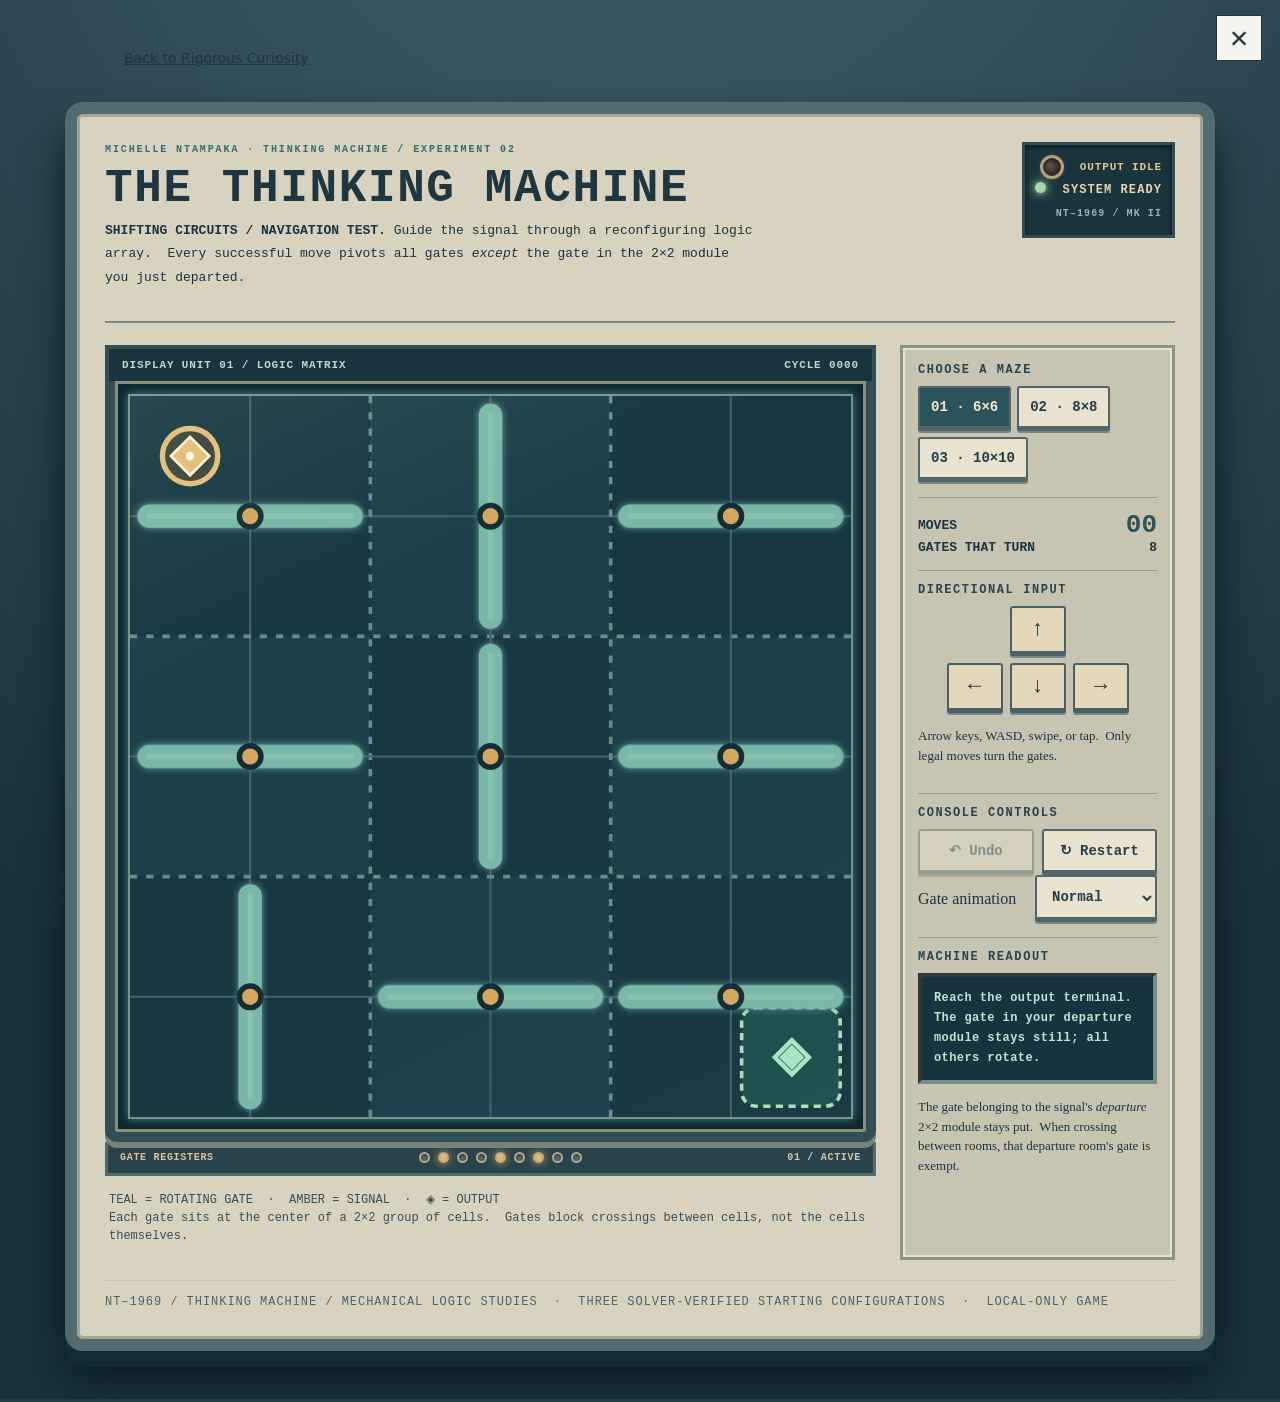
<file: thinking-machine.html>
<!DOCTYPE html>
<html lang="en">
  <head>
    <meta charset="utf-8"/>
    <meta content="width=device-width,initial-scale=1" name="viewport"/>
    <title>The Thinking Machine | Michelle Ntampaka</title>
    <style>
      :root{--paper:#F6F4EE;--ink:#203342;--teal:#496477;--rust:#B77554;--gold:#AD9076;--line:#b9c9ce}*{box-sizing:border-box}body{margin:0;background:#e5eced;color:var(--ink);font-family:Georgia,serif}main{max-width:1080px;margin:26px auto;padding:24px;background:var(--paper);border:2px solid var(--ink);box-shadow:9px 9px 0 #b5b4a5}.eyebrow{font:700 12px/1.5 ui-monospace,monospace;letter-spacing:.15em;color:#447d7c}.top{display:flex;justify-content:space-between;gap:20px;align-items:start}h1{font-size:clamp(30px,5vw,55px);margin:6px 0 8px;letter-spacing:-.03em}p{line-height:1.5}.sub{max-width:650px;margin:0 0 18px}.badge{font:700 12px ui-monospace,monospace;border:1px solid;padding:10px;white-space:nowrap}.layout{display:grid;grid-template-columns:minmax(0,1fr) 280px;gap:25px}.board-wrap{border:2px solid var(--ink);padding:12px;background:#e4ebed;position:relative}.board{width:100%;height:auto;display:block;touch-action:none;background:#fffefb}.tile{fill:#fffefb}.tile-alt{fill:#e7eeef}.gridline{stroke:#b6b8ac;stroke-width:1.1}.tilebound{stroke:#8b9d98;stroke-width:2;stroke-dasharray:4 5}.gate{stroke:var(--teal);stroke-width:13;stroke-linecap:round;transition:transform var(--turn-speed,340ms) cubic-bezier(.2,1.25,.35,1)}.gate-edge{stroke:#203342;stroke-width:2;stroke-linecap:round;transition:transform var(--turn-speed,340ms) cubic-bezier(.2,1.25,.35,1)}.pivot{fill:var(--rust);stroke:#F6F4EE;stroke-width:2}.mouse{transition:transform 180ms ease-in-out}.mouse-body{fill:var(--rust);stroke:#F6F4EE;stroke-width:2}.goal{fill:#AD9076}.goal-text{fill:#203342;font:700 23px Georgia,serif}.panel{display:flex;flex-direction:column;gap:13px}.panel section{border-top:2px solid var(--ink);padding-top:12px}h2{font-size:18px;margin:0 0 9px}.stat{display:flex;justify-content:space-between;align-items:center;font:700 13px ui-monospace,monospace}.stat strong{font-size:26px}.controls{display:grid;grid-template-columns:repeat(3,56px);grid-template-rows:repeat(2,50px);gap:7px;justify-content:center}button,select{font:700 14px ui-monospace,monospace;color:var(--ink);background:#fff9ea;border:2px solid var(--ink);border-radius:2px;padding:11px;cursor:pointer}button:hover{background:#d4e4de}button:focus-visible,select:focus-visible{outline:3px solid var(--rust);outline-offset:3px}button:disabled{opacity:.4;cursor:not-allowed}.controls button{font-size:24px;padding:0}.actions{display:flex;flex-wrap:wrap;gap:8px}.actions button{flex:1}.primary{background:var(--teal);color:white}.primary:hover{background:#275f65}.legend{font:12px/1.5 ui-monospace,monospace;color:#53686c}.status{background:#fdf8ea;border-left:5px solid var(--rust);padding:12px;font:14px/1.5 ui-monospace,monospace;min-height:70px}.levels{display:flex;gap:6px;flex-wrap:wrap}.levels button[aria-pressed=true]{background:var(--ink);color:#fff}.small{font-size:13px}.speed{display:flex;align-items:center;gap:8px;justify-content:space-between}.foot{border-top:1px solid #c8c0ae;margin-top:20px;padding-top:12px;font:12px/1.5 ui-monospace,monospace;color:#596d70}.win{color:#196b64;font-weight:bold}@media(max-width:730px){main{margin:0;padding:14px;border:0;box-shadow:none}.layout{grid-template-columns:1fr}.panel{display:grid;grid-template-columns:1fr 1fr;gap:12px}.panel section{min-width:0}.controls{grid-template-columns:repeat(3,56px)}.top{display:block}.badge{display:inline-block;margin-bottom:10px}}@media(max-width:440px){.panel{grid-template-columns:1fr}.board-wrap{padding:6px}.sub{font-size:14px}}@media(prefers-reduced-motion:reduce){.gate,.gate-edge,.mouse{transition-duration:0ms!important}}
      
      /* Thinking Machine console reskin: visual only; puzzle state machine unchanged. */
      :root{--paper:#e9e1cc;--ink:#1b3440;--teal:#4a8884;--rust:#d18c4c;--gold:#d9b568;--line:#9ba9a3}
      body{background:repeating-linear-gradient(0deg,#1b3440 0,#1b3440 3px,#203b46 3px,#203b46 6px)}
      main{background:#e8dfc8;border:5px solid #152f3a;box-shadow:0 0 0 5px #56837d,12px 12px 0 #102732;max-width:1100px}
      .eyebrow{color:#346d70}.badge{background:#203342;color:#e9e1cc;border-color:#203342}
      h1{text-transform:uppercase;letter-spacing:.035em;font-family:ui-monospace,monospace;font-weight:900}
      .sub{font-family:ui-monospace,monospace;font-size:13px;line-height:1.8}
      .board-wrap{background:#254954;border:8px solid #254954;box-shadow:inset 0 0 0 3px #d3a65d;padding:7px}
      .board{background:#f4eddc;border:2px solid #a8a38d}
      .tile{fill:#f5eedc}.tile-alt{fill:#e9e4d3}
      .gate{stroke:#4a8884;stroke-width:14}.gate-edge{stroke:#1b4149;stroke-width:3;opacity:.35}
      .pivot{fill:#d6a65d;stroke:#163b45;stroke-width:2.5}
      .goal{fill:#e6d7ad;stroke:#a77940;stroke-width:2;stroke-dasharray:4 3}
      .goal-text{fill:#1b3440;font:700 27px ui-monospace,monospace}
      .signal-ring{fill:#203e48;stroke:#d9a85a;stroke-width:3}
      .signal-core{fill:#e5ae59;stroke:#fff0d1;stroke-width:1.5}
      .panel section{border-top:3px double #1b3440}
      .panel h2{font-family:ui-monospace,monospace;text-transform:uppercase;letter-spacing:.055em;font-size:14px}
      .stat strong{color:#a66b37}.status{background:#1d3a45;color:#e7dfc9;border-left:5px solid #d9a85a}
      button,select{border-radius:0}.controls button{background:#d4e3d8}.controls button:hover{background:#b6d3ca}
      .legend{color:#344f56}.foot{letter-spacing:.08em}
      @media(max-width:730px){main{box-shadow:none;border-width:3px}.board-wrap{border-width:5px}}
      
      /* MK II: physical instrument housing, no changes to maze mechanics */
      body{background:#223a42;background-image:radial-gradient(circle at 50% -20%,#41606a 0%,#1a313b 75%);padding:22px}
      main{max-width:1150px;border:12px solid #526b70;border-radius:18px;background:#d9d2be;box-shadow:inset 0 0 0 3px #a3a493,0 16px 0 #132b33,0 28px 40px #091b21;padding:28px}
      .top{border-bottom:2px solid #7b8a83;padding-bottom:14px;margin-bottom:22px}
      h1{font-size:clamp(28px,4.6vw,46px);color:#1c3741;margin-bottom:4px}
      .eyebrow{font-size:10px;letter-spacing:.19em}
      .badge{border:3px solid #324d56;background:#1a333d;color:#e7d6ac;line-height:1.9;text-align:right;letter-spacing:.09em;box-shadow:inset 0 2px 5px #0b1d23}
      .badge small{color:#91b8ad}.ready-lamp{display:inline-block;width:11px;height:11px;background:#a7d7ae;border-radius:50%;box-shadow:0 0 0 2px #456e5d,0 0 11px #b1ebae;margin-right:8px}
      .layout{grid-template-columns:minmax(0,1fr) 275px;gap:24px}
      .instrument-head{display:flex;justify-content:space-between;gap:10px;padding:10px 13px;background:#19343f;color:#c1d8c9;border:4px solid #324f59;border-bottom:0;font:700 11px ui-monospace,monospace;letter-spacing:.08em}
      .board-wrap{background:#0f2832;border:10px solid #314e59;border-top:0;border-radius:0 0 12px 12px;padding:13px;box-shadow:inset 0 0 0 3px #8b8d78,0 6px 0 #77827c;position:relative}
      .board{border:2px solid #75938e;background:#102c36;filter:drop-shadow(0 0 5px #4c8178)}
      .tile{fill:#173741}.tile-alt{fill:#1b4049}.gridline{stroke:#45626a;stroke-width:1.1}.tilebound{stroke:#6a8d87}
      .gate{stroke:#79b8a8;stroke-width:13;filter:drop-shadow(0 0 2px #64a697)}.gate-edge{stroke:#b0d5bd;opacity:.32}.pivot{fill:#d5a65f;stroke:#142c35;stroke-width:3}
      .goal{fill:#1d4e4d;stroke:#a6dfbc}.goal-text{fill:#a9e5c3}.signal-ring{fill:#3b4139;stroke:#e5bd78}.signal-core{fill:#e5bd78}
      .glass-reflection{pointer-events:none;position:absolute;inset:13px;background:linear-gradient(155deg,rgba(218,244,226,.09),transparent 28%,transparent 72%,rgba(220,244,225,.025));border-radius:4px}
      .lamp-strip{display:flex;gap:12px;align-items:center;justify-content:space-between;background:#29434c;border:3px solid #526b70;border-top:0;padding:10px 12px;color:#d9c69f}.strip-title{font:700 10px ui-monospace,monospace;letter-spacing:.07em}.lamps{display:flex;flex-wrap:wrap;justify-content:center;gap:8px}.register-lamp{width:11px;height:11px;border-radius:50%;border:2px solid #b8a78c;box-shadow:inset 0 1px 3px #1b3037}.register-lamp.lit{background:#e5b66a;box-shadow:0 0 9px #d6a056}.register-lamp.dim{background:#526f6a}
      .panel{background:#c7c4b2;border:3px solid #85958c;padding:15px;box-shadow:inset 0 0 0 2px #e9e3cd;gap:15px}
      .panel section{border-top:1px solid #8b9d92}.panel section:first-child{border-top:0;padding-top:0}.panel h2{color:#25444d;font-size:12px;letter-spacing:.13em}
      button,select{background:#e9e2ce;border:2px solid #51656a;border-bottom-width:5px;border-radius:3px;box-shadow:0 2px 0 #778780;color:#243d46;transition:background .12s,transform .12s,box-shadow .12s}
      button:active{transform:translateY(3px);border-bottom-width:2px;box-shadow:none}.controls button{background:#e5d7b9;border-color:#4a6067;font-size:22px}.controls button:hover{background:#f4e4c4}.levels button[aria-pressed=true]{background:#2b535a;color:#f5e8cd}
      .status{background:#17343e;color:#c6e2d1;border:4px inset #758e89;min-height:88px;font:700 12px/1.65 ui-monospace,monospace;letter-spacing:.035em}
      .stat strong{color:#2c5458}.legend{margin:15px 4px}.foot{color:#4c6365}
      @media(max-width:760px){body{padding:0}main{border:5px solid #526b70;border-radius:0;padding:14px;box-shadow:none}.layout{grid-template-columns:1fr}.panel{display:grid;grid-template-columns:1fr 1fr}.board-wrap{padding:7px;border-width:6px}.glass-reflection{inset:7px}}
      @media(max-width:490px){.panel{grid-template-columns:1fr}.instrument-head{font-size:9px}.strip-title{font-size:8px}.lamp-strip{gap:6px}.register-lamp{width:9px;height:9px}.badge{font-size:10px}}
      @media(prefers-reduced-motion:reduce){button{transition:none}}
      
      .output-lamp{display:inline-block;vertical-align:middle;width:24px;height:24px;border-radius:50%;margin-right:7px;background:radial-gradient(circle at 35% 30%,#665d46,#332f29 65%);border:3px solid #b9a17a;box-shadow:inset 0 2px 5px #111b20,0 0 0 2px #243c45;transition:background .22s,box-shadow .22s}
      .output-lamp.on{background:radial-gradient(circle at 35% 30%,#fffbd1,#f9d65f 45%,#d68a28 82%);box-shadow:0 0 0 2px #243c45,0 0 12px 5px #efc35c,0 0 25px #e7ad4b;animation:output-glow .8s ease-out}
      #output-label{color:#e4c58c;font:700 11px ui-monospace,monospace;letter-spacing:.08em}
      @keyframes output-glow{0%{filter:brightness(1.9)}100%{filter:brightness(1)}}
      @media(prefers-reduced-motion:reduce){.output-lamp.on{animation:none}}
      .machine-exit{position:fixed;top:15px;right:18px;z-index:100;width:46px;height:46px;display:grid;place-items:center;font:32px Arial,sans-serif;color:#203342;background:#F6F4EE;border:1px solid #203342;text-decoration:none}.machine-exit:hover{background:#AD9076}
      button:focus-visible,a:focus-visible{outline:3px solid #B77554;outline-offset:2px}
    </style>
    <link href="favicon.svg" rel="icon" type="image/svg+xml"/>
    <style>
      .prototype-return{display:block;max-width:1080px;margin:18px auto 0;padding:10px 24px;color:#203342;font:14px system-ui}.prototype-return:focus-visible{outline:3px solid #8b693c;outline-offset:3px}
    </style>
    <link href="assets/build7.css" rel="stylesheet"/>
    <link href="assets/build8.css" rel="stylesheet"/>
  </head>
  <body>
    <a class="prototype-return" href="index.html">Back to Rigorous Curiosity</a>
    <main>
      <a aria-label="Close The Thinking Machine and return to homepage" class="machine-exit" href="index.html">×</a>
      <header class="top">
        <div>
          <div class="eyebrow">
            MICHELLE NTAMPAKA · THINKING MACHINE / EXPERIMENT 02
          </div>
          <h1>The Thinking Machine</h1>
          <p class="sub"><strong>SHIFTING CIRCUITS / NAVIGATION TEST.</strong> Guide the signal through a reconfiguring logic array.&nbsp; Every successful move pivots all gates <em>except</em> the gate in the 2×2 module you just departed.</p>
        </div>
        <div class="badge">
          <span aria-label="Output lamp off" class="output-lamp" id="output-lamp" role="img"></span> <span id="output-label">OUTPUT IDLE</span><br/><span class="ready-lamp"></span> SYSTEM READY<br/><small>NT–1969 / MK II</small>
        </div>
      </header>
      <div class="layout">
        <div>
          <div class="instrument-head">
            <span>DISPLAY UNIT 01 / LOGIC MATRIX</span><span id="cycle">CYCLE 0000</span>
          </div>
          <div class="board-wrap">
            <svg aria-label="Rotating-gate logic maze. Use arrow keys or on-screen buttons to move the signal." class="board" id="board" role="img" viewbox="0 0 400 400"></svg>
            <div aria-hidden="true" class="glass-reflection"></div>
          </div>
          <div aria-label="Gate activity indicator" class="lamp-strip">
            <span class="strip-title">GATE REGISTERS</span>
            <div aria-hidden="true" class="lamps" id="lamps"></div>
            <span class="strip-title">01 / ACTIVE</span>
          </div>
          <p class="legend">TEAL = ROTATING GATE &nbsp;·&nbsp; AMBER = SIGNAL &nbsp;·&nbsp; ◈ = OUTPUT<br/>Each gate sits at the center of a 2×2 group of cells.&nbsp; Gates block crossings between cells, not the cells themselves.</p>
        </div>
        <aside class="panel">

          <!-- PAGE SECTION -->
          <section>
            <h2>Choose a maze</h2>
            <div class="levels" id="levels">
              <button aria-pressed="true" data-level="0">01 · 6×6</button>
              <button aria-pressed="false" data-level="1">02 · 8×8</button>
              <button aria-pressed="false" data-level="2">03 · 10×10</button>
            </div>
          </section>

          <!-- PAGE SECTION -->
          <section>
            <div class="stat">
              <span>MOVES</span><strong id="moves">00</strong>
            </div>
            <div class="stat">
              <span>GATES THAT TURN</span><span id="gates">3</span>
            </div>
          </section>

          <!-- PAGE SECTION -->
          <section>
            <h2>Directional input</h2>
            <div class="controls">
              <span></span>
              <button aria-label="Move up" data-dir="U">↑</button>
              <span></span>
              <button aria-label="Move left" data-dir="L">←</button>
              <button aria-label="Move down" data-dir="D">↓</button>
              <button aria-label="Move right" data-dir="R">→</button>
            </div>
            <p class="small">Arrow keys, WASD, swipe, or tap.&nbsp; Only legal moves turn the gates.</p>
          </section>

          <!-- PAGE SECTION -->
          <section>
            <h2>Console controls</h2>
            <div class="actions">
              <button id="undo">↶ Undo</button>
              <button id="reset">↻ Restart</button>
            </div>
            <div class="speed">
              <label for="speed">Gate animation</label>
              <select id="speed"><option value="550">Leisurely</option><option selected="" value="340">Normal</option><option value="170">Quick</option><option value="0">Off</option></select>
            </div>
          </section>

          <!-- PAGE SECTION -->
          <section>
            <h2>Machine readout</h2>
            <div aria-live="polite" class="status" id="status" role="status">
              Reach the output terminal.&nbsp; After every successful move, the other gates rotate 90°.
            </div>
            <p class="small">The gate belonging to the signal's <em>departure</em> 2×2 module stays put.&nbsp; When crossing between rooms, that departure room's gate is exempt.</p>
          </section>
        </aside>
      </div>
      <footer class="foot">
        NT–1969 / THINKING MACHINE / MECHANICAL LOGIC STUDIES &nbsp;·&nbsp; THREE SOLVER-VERIFIED STARTING CONFIGURATIONS &nbsp;·&nbsp; LOCAL-ONLY GAME
      </footer>
    </main>
    <script>
      (()=>{'use strict';const levels=[{n:6,mask:82},{n:8,mask:29714},{n:10,mask:22369621}];const svg=document.getElementById('board'),NS='http://www.w3.org/2000/svg';let level=0,n=6,mask=82,x=0,y=0,moves=0,busy=false,won=false,history=[],gateEls=[],mouseEl;const speed=document.getElementById('speed');const reduced=matchMedia('(prefers-reduced-motion: reduce)').matches;const el=(tag,attrs={},parent=svg)=>{const e=document.createElementNS(NS,tag);Object.entries(attrs).forEach(([k,v])=>e.setAttribute(k,v));parent.appendChild(e);return e};const cell=()=>400/n;const gateAngle=(m,i)=>((m>>i)&1)?0:90;function draw(){svg.innerHTML='';gateEls=[];const c=cell();for(let yy=0;yy<n;yy++)for(let xx=0;xx<n;xx++)el('rect',{x:xx*c,y:yy*c,width:c,height:c,class:(Math.floor(xx/2)+Math.floor(yy/2))%2?'tile-alt':'tile'});for(let i=1;i<n;i++){el('line',{x1:i*c,y1:0,x2:i*c,y2:400,class:i%2?'gridline':'tilebound'});el('line',{x1:0,y1:i*c,x2:400,y2:i*c,class:i%2?'gridline':'tilebound'})}el('rect',{x:(n-1)*c+6,y:(n-1)*c+6,width:c-12,height:c-12,rx:8,class:'goal'});el('text',{x:(n-.5)*c,y:(n-.5)*c+8,'text-anchor':'middle',class:'goal-text'}).textContent='◈';const tiles=n/2;for(let ty=0;ty<tiles;ty++)for(let tx=0;tx<tiles;tx++){const i=ty*tiles+tx,cx=(tx*2+1)*c,cy=(ty*2+1)*c;const g=el('g',{transform:`translate(${cx} ${cy})`});const length=c*.84;const inner=el('g',{},g);inner.style.transformOrigin='center';inner.style.transformBox='fill-box';inner.style.transform=`rotate(${gateAngle(mask,i)}deg)`;const gate=el('line',{x1:0,y1:-length,x2:0,y2:length,class:'gate'},inner);el('line',{x1:0,y1:-length,x2:0,y2:length,class:'gate-edge',opacity:.22},inner);el('circle',{cx:0,cy:0,r:6,class:'pivot'},g);gateEls.push(inner)}mouseEl=el('g',{class:'mouse signal'});mouseEl.style.transform=`translate(${c/2}px,${c/2}px)`;el('circle',{cx:0,cy:0,r:c*.23,class:'signal-ring'},mouseEl);el('path',{d:`M 0 ${-c*.16} L ${c*.16} 0 L 0 ${c*.16} L ${-c*.16} 0 Z`,class:'signal-core'},mouseEl);el('circle',{cx:0,cy:0,r:Math.max(2,c*.036),fill:'#fff5dc'},mouseEl);updateStats()}
      function setOutputLamp(on){const lamp=document.getElementById("output-lamp");lamp.classList.toggle("on",on);lamp.setAttribute("aria-label",on?"Output lamp illuminated: goal reached":"Output lamp off: goal not yet reached");document.getElementById("output-label").textContent=on?"OUTPUT VERIFIED":"OUTPUT IDLE";}function updateStats(){document.getElementById("cycle").textContent="CYCLE "+String(moves).padStart(4,"0");const lamps=document.getElementById("lamps");lamps.innerHTML="";for(let i=0;i<(n/2)**2;i++){const lamp=document.createElement("span");lamp.className="register-lamp "+(((mask>>i)&1)?"lit":"dim");lamp.title="Gate "+(i+1)+(((mask>>i)&1)?" vertical":" horizontal");lamps.appendChild(lamp)}document.getElementById('moves').textContent=String(moves).padStart(2,'0');document.getElementById('gates').textContent=(n/2)**2-1;document.getElementById('undo').disabled=busy||!history.length;document.querySelectorAll('[data-dir]').forEach(b=>b.disabled=busy||won)}function status(t){document.getElementById('status').textContent=t}function load(i){if(busy)return;level=i;n=levels[i].n;mask=levels[i].mask;x=0;y=0;moves=0;won=false;history=[];setOutputLamp(false);document.querySelectorAll('[data-level]').forEach(b=>b.setAttribute('aria-pressed',String(+b.dataset.level===i)));draw();status('Reach the output terminal. The gate in your departure module stays still; all others rotate.')}function legal(dx,dy){const nx=x+dx,ny=y+dy;if(nx<0||ny<0||nx>=n||ny>=n)return false;const tx=x>>1,ty=y>>1;if(tx===(nx>>1)&&ty===(ny>>1)){const bit=ty*(n/2)+tx,vertical=(mask>>bit)&1;if(dx!==0&&vertical)return false;if(dy!==0&&!vertical)return false}return true}
      function move(dir){if(busy||won)return;const [dx,dy]={U:[0,-1],D:[0,1],L:[-1,0],R:[1,0]}[dir];if(!legal(dx,dy)){status('PATH OBSTRUCTED // SELECT ALTERNATE INPUT');return}history.push({x,y,mask,moves});const tx=x>>1,ty=y>>1,exempt=ty*(n/2)+tx;const all=(1<<((n/2)**2))-1;mask^=all^(1<<exempt);x+=dx;y+=dy;moves++;busy=true;updateStats();const c=cell();mouseEl.style.transform=`translate(${(x+.5)*c}px,${(y+.5)*c}px)`;gateEls.forEach((g,i)=>{g.style.transformOrigin='center';g.style.transformBox='fill-box';g.style.transitionDuration=(reduced?0:+speed.value)+'ms';g.style.transform=`rotate(${gateAngle(mask,i)}deg)`});const duration=reduced?0:+speed.value;status(`LOGIC RECONFIGURED // REGISTER ${String(exempt+1).padStart(2,"0")} HELD // ${gateEls.length-1} GATES ROTATED`);setTimeout(()=>{busy=false;won=x===n-1&&y===n-1;if(won){setOutputLamp(true);status(`OUTPUT VERIFIED // ${moves} CYCLES // HUMAN REASONING ACCEPTED`);}updateStats()},Math.max(duration,180)+30)}
      // SVG transforms are applied with CSS after initial attribute rotation; preserve orientation by resetting initial transform.
      function reset(){load(level)}document.querySelectorAll('[data-level]').forEach(b=>b.addEventListener('click',()=>load(+b.dataset.level)));document.querySelectorAll('[data-dir]').forEach(b=>b.addEventListener('click',()=>move(b.dataset.dir)));document.getElementById('reset').addEventListener('click',reset);document.getElementById('undo').addEventListener('click',()=>{if(busy||!history.length)return;const p=history.pop();x=p.x;y=p.y;mask=p.mask;moves=p.moves;won=false;setOutputLamp(false);draw();status('PREVIOUS STATE RESTORED // MEMORY CLEARED');});document.addEventListener('keydown',e=>{if(['SELECT','INPUT','TEXTAREA'].includes(document.activeElement.tagName))return;const k={ArrowUp:'U',ArrowDown:'D',ArrowLeft:'L',ArrowRight:'R',w:'U',s:'D',a:'L',d:'R'}[e.key];if(k){e.preventDefault();move(k)}});let start=null;svg.addEventListener('pointerdown',e=>{start={x:e.clientX,y:e.clientY}});svg.addEventListener('pointerup',e=>{if(!start)return;const dx=e.clientX-start.x,dy=e.clientY-start.y;start=null;if(Math.max(Math.abs(dx),Math.abs(dy))<20)return;move(Math.abs(dx)>Math.abs(dy)?dx>0?'R':'L':dy>0?'D':'U')});load(0);
      })();
    </script>
  </body>
</html>
</file>
<file: assets/site.css>
:root{--navy:#172b36;--ink:#20333c;--paper:#f4f1eb;--white:#fdfcf9;--sage:#52685c;--taupe:#a58a6a;--gold:#ceb38b;--muted:#536267;--line:#d5d7d0;--soft:#e9ebe5;--serif:Georgia,'Times New Roman',serif;--sans:Arial,Helvetica,sans-serif;--mono:'Courier New',monospace}
*{box-sizing:border-box}html{scroll-behavior:smooth;scroll-padding-top:28px}body{margin:0;color:var(--ink);background:var(--paper);font:17px/1.65 var(--sans);-webkit-font-smoothing:antialiased}::selection{background:#d4dfd2;color:#112b35}[hidden]{display:none!important}button,input,select{font:inherit}button,a{-webkit-tap-highlight-color:transparent}button{cursor:pointer}button:disabled{cursor:default}a{color:inherit;text-underline-offset:4px;text-decoration-thickness:1px}a:hover{text-decoration-color:var(--taupe)}:focus-visible{outline:3px solid #927044;outline-offset:5px;border-radius:2px}.sr-only{position:absolute;width:1px;height:1px;padding:0;margin:-1px;overflow:hidden;clip:rect(0,0,0,0);white-space:nowrap;border:0}.skip{position:fixed;top:8px;left:8px;transform:translateY(-180%);z-index:1100;background:var(--white);color:var(--navy);padding:10px 16px}.skip:focus{transform:none}.container{width:min(1200px,calc(100% - 100px));margin-inline:auto}img,svg{max-width:100%}img{display:block;height:auto}h1,h2,h3,p,figure{margin:0}p+p{margin-top:18px}h1,h2,h3{font-family:var(--serif);font-weight:400;line-height:1.12;letter-spacing:-.035em}h1{font-size:clamp(54px,5.7vw,82px)}h2{font-size:clamp(34px,3.2vw,46px)}h3{font-size:29px}h2+p,h3+p{margin-top:23px}.lead{font:24px/1.5 var(--serif);letter-spacing:-.015em}.small{font:13px/1.7 var(--sans);color:var(--muted)}.eyebrow{font:11px/1.55 var(--sans);font-weight:700;letter-spacing:.18em;text-transform:uppercase}.mono{font-family:var(--mono)}.text-link,.quiet-link{display:inline-flex;align-items:center;gap:16px;font:600 13px/1.5 var(--sans);letter-spacing:.01em;text-decoration:none;border-bottom:1px solid currentColor;padding:8px 0;min-height:44px}.text-link span,.quiet-link span{transition:transform .2s}.text-link:hover span,.quiet-link:hover span{transform:translateX(3px)}.inline-links{display:flex;flex-wrap:wrap;gap:10px 26px;margin-top:22px}.button{display:inline-flex;justify-content:space-between;align-items:center;gap:26px;text-decoration:none;min-height:48px;padding:13px 21px;color:var(--white);background:var(--navy);border:1px solid var(--navy);font:600 13px/1.6 var(--sans);transition:background .2s,transform .2s}.button:hover{background:#314957}.button.light{background:var(--paper);color:var(--navy);border-color:var(--paper)}.button.light:hover{background:#e5e7df}.button:focus-visible{outline-color:var(--gold)}
/* A small identity, a usable menu, no JavaScript required for the links. */
.site-header{background:var(--white);border-bottom:1px solid var(--line)}.header-inner{min-height:100px;display:flex;align-items:center;justify-content:space-between;gap:26px}.brand{display:flex;align-items:center;gap:17px;text-decoration:none;color:var(--navy);font:22px/1.15 var(--serif);white-space:nowrap}.brand small{display:block;font:9px/1.8 var(--sans);letter-spacing:.25em;margin-top:8px}.brand-mark{position:relative;border:1px solid #c3b597;width:49px;height:49px;display:grid;place-items:center;font:21px var(--serif);letter-spacing:-2px}.brand-spark{position:absolute;top:-10px;right:-5px;font:17px var(--serif);background:var(--white);color:#947244;padding:0 3px}.header-inner nav{display:flex;align-items:center;gap:25px}.header-inner nav a{font:13px/1.3 var(--sans);text-decoration:none;min-height:44px;display:flex;align-items:center;gap:3px;position:relative;white-space:nowrap}.header-inner nav a[aria-current]:after{content:'';position:absolute;bottom:5px;left:0;right:0;height:2px;background:var(--taupe)}.header-inner .cv-link{padding-left:22px;border-left:1px solid var(--line)}.menu-toggle{display:none}
/* Homepage: a question, evidence, and only then credentials. */
.home-hero{background:var(--navy);color:var(--paper);padding:76px 0 82px}.hero-grid{display:grid;grid-template-columns:1.1fr 1fr;gap:65px;align-items:center}.hero-copy .eyebrow{color:var(--gold);margin-bottom:22px}.hero-copy h1{font-size:clamp(46px,4.75vw,68px);line-height:1.05;letter-spacing:-.045em}.hero-copy h1 em{font-weight:400;color:var(--gold)}.hero-intro{font:18px/1.75 var(--sans);color:#d7e0df;margin-top:28px;max-width:510px}.hero-actions{display:flex;gap:26px;align-items:center;flex-wrap:wrap;margin-top:30px}.hero-actions .quiet-link{font-weight:400;color:#e0e5df;border-color:#536871}.hero-affiliation{font:10px/1.8 var(--sans);letter-spacing:.13em;color:#adbcbf;margin-top:38px!important}.hero-affiliation span{letter-spacing:0;font-size:12px}.sky-card{background:var(--paper);color:var(--ink);border:1px solid #cecfc6;position:relative;overflow:visible}.plate-label{display:flex;justify-content:space-between;gap:15px;padding:18px 22px;border-bottom:1px solid #d4d7cf;font:9px/1.5 var(--sans);font-weight:600;letter-spacing:.13em}.sky-stage{position:relative;width:100%;aspect-ratio:560/480}.sky-stage>svg{width:100%;height:100%;display:block}.fine-line{fill:none;stroke:#aeb7b1;stroke-width:.6}.plate-note{font:9px var(--sans);letter-spacing:1.5px;fill:#3c5057}.plate-note.secondary{fill:#687572;font-size:8px}.sky-caption{padding:15px 21px;border-top:1px solid #d4d7cf;display:flex;justify-content:space-between;gap:12px;font:8px/1.5 var(--sans);letter-spacing:.11em;color:#596760}.loose-star,.star-home{position:absolute;transform:translate(-50%,-50%);background:transparent;border:0;padding:0;display:grid;place-items:center;width:46px;height:46px;z-index:2}.loose-star{touch-action:none;cursor:grab;color:#9b7140}.loose-star>svg{width:27px;height:27px;fill:currentColor;filter:drop-shadow(0 0 4px #e7dac7)}.loose-star[aria-pressed="true"]{outline:2px dotted #947244;border-radius:50%}.loose-star.dragging{cursor:grabbing}.star-home>span{width:22px;height:22px;border:1px dashed #947244;border-radius:50%}.star-home.target>span{box-shadow:0 0 0 5px #d6c9b3}.sky-stage.complete .wander-trail{opacity:0}.sky-stage.complete .star-home>span{border:0}.sky-stage.complete .star-home:hover>span{border:1px dashed #947244}.sky-stage.complete .loose-star{display:none}.opening{padding:88px 0 55px}.opening>.eyebrow{margin-bottom:25px;color:var(--sage)}.opening-grid{display:grid;grid-template-columns:1fr 1.2fr;gap:85px}.opening-grid p:not(.lead){font-size:16px;color:var(--muted)}.chapters{display:grid;grid-template-columns:repeat(3,1fr);padding-bottom:88px}.chapters article{border-top:1px solid var(--line);padding:24px 32px 0;position:relative}.chapters article:first-child{padding-left:0}.chapters article+article{border-left:1px solid var(--line)}.chapters article:last-child{padding-right:0}.chapter-no{font:15px var(--serif);color:var(--sage);display:block;margin-bottom:22px}.chapters .eyebrow{font-size:10px;color:var(--sage);margin-bottom:12px}.chapters h3{font-size:31px}.chapters p:not(.eyebrow){font-size:15px;line-height:1.8;color:var(--muted);min-height:108px;margin-top:20px}.chapters .text-link{font-size:12px;margin-top:15px}.feature-band{background:#e8ebe4;padding:77px 0}.feature-grid{display:grid;grid-template-columns:.83fr 1.17fr;gap:90px;align-items:center}.feature-grid>.feature-art{padding:24px 34px;border:1px solid #b6c0b7;background:#f2f3ec}.feature-grid .eyebrow{color:var(--sage);margin-bottom:16px}.feature-grid p:not(.eyebrow):not(.small){font-size:16px}.feature-grid .text-link{margin-top:24px}.small-label{font:9px var(--sans);letter-spacing:.15em;color:var(--sage)}.physical-model{position:relative;display:flex;min-height:260px;flex-direction:column;align-items:center;justify-content:space-between;padding:25px 0;color:var(--sage);text-align:center}.physical-model .model-line{position:absolute;width:1px;background:var(--sage);height:210px;top:25px;left:50%;opacity:.4}.physical-model span{background:#f2f3ec;padding:8px 14px;font:10px var(--mono);letter-spacing:.1em;z-index:1}.physical-model b{font:32px/1.2 var(--serif);background:#f2f3ec;padding:22px;z-index:1;border:1px solid #b6c0b7;width:90%;font-weight:400}.feature-art .small{font-size:11px;text-align:center}.practice-section{display:grid;grid-template-columns:1.1fr 1fr;gap:90px;padding:90px 0;align-items:center}.practice-section .eyebrow{color:var(--sage);margin-bottom:20px}.practice-section p:not(.eyebrow):not(.lead):not(.small){font-size:16px;color:var(--muted)}.practice-section .lead{margin-top:24px}.dipper-button{width:100%;display:block;background:transparent;border:0;color:var(--ink);padding:0}.dipper-button svg{display:block;width:100%}.image-credit{margin-top:13px;text-align:right;font-size:11px}.closing-band{padding:67px 0;background:var(--navy);color:var(--paper)}.closing-band .container{position:relative}.closing-band .eyebrow{color:var(--gold);margin-bottom:20px}.closing-band p:not(.eyebrow){color:#c5d0d0;margin-top:22px;font-size:16px;max-width:650px}.closing-band .button{margin-top:28px}.oracle-wrap{position:absolute;right:0;bottom:4px}#oracle-trigger{background:transparent;border:0;font-size:30px;color:var(--gold);width:48px;height:48px}.oracle-receipt{position:absolute;z-index:5;right:0;bottom:58px;width:295px;background:var(--white);color:var(--navy);padding:25px;box-shadow:0 5px 25px #0003;border-bottom:3px double #b6ab94}.oracle-receipt .eyebrow{font-size:9px;color:var(--sage)}.oracle-receipt p#oracle-words{font:italic 23px/1.4 var(--serif);color:var(--navy);margin:20px 0}.oracle-receipt small{font:9px var(--mono);letter-spacing:.08em}.oracle-spin{animation:oracle-turn 1.4s cubic-bezier(.2,.5,.3,1)}.oracle-print{animation:paper-out .5s ease-out}@keyframes oracle-turn{to{transform:rotate(720deg)}}@keyframes paper-out{from{opacity:0;transform:translateY(14px)}to{opacity:1;transform:none}}
/* The research pages read as an illustrated argument, not a card inventory. */
.interior-hero{display:grid;grid-template-columns:1.15fr .85fr;gap:100px;align-items:center;padding:78px 0 64px}.interior-hero h1{margin:20px 0 29px}.interior-hero .lead{font-size:23px}.interior-hero p:not(.lead):not(.eyebrow){font-size:16px;margin-top:20px;color:var(--muted)}.interior-hero .text-link{margin-top:20px}.orion-card svg{display:block;width:100%}.section-nav{display:flex;gap:30px;flex-wrap:wrap;border-block:1px solid var(--line);padding:13px 0;font-size:12px}.section-nav a{min-height:36px;display:flex;align-items:center;text-decoration:none}.section-nav a:hover{text-decoration:underline}.research-story{display:grid;grid-template-columns:250px 1fr;gap:65px;padding:67px 0}.research-story>div:last-child{max-width:750px}.story-index{font:11px/1.7 var(--sans);letter-spacing:.12em;color:var(--sage);padding-top:10px}.research-story h2{max-width:700px}.research-story .lead{margin-top:20px}.research-story p:not(.lead){font-size:17px;color:#42565e}.research-story .inline-links{margin-top:28px}.research-story>.text-link{margin-top:20px}.soft-band{background:var(--soft);border-block:1px solid #dfe2d9}.bibliography{padding:80px 0}.section-heading{display:flex;justify-content:space-between;gap:28px;align-items:end;margin-bottom:26px}.section-heading .eyebrow{color:var(--sage);margin-bottom:17px}.section-heading>.inline-links{margin:0}.section-heading .text-link{font-size:12px}.bibliography>p{font-size:15px;color:var(--muted);max-width:850px}.search-label{display:block;font:12px/1.5 var(--sans);margin:30px 0 8px}input[type=search]{padding:14px 15px;border:1px solid #9aa7a5;border-radius:0;background:var(--white);color:var(--ink);width:100%;max-width:620px;font-size:16px;min-height:48px}#publication-count{margin-top:10px;font-size:12px}.publication-list{list-style:none;padding:0;margin:24px 0 0}.publication{display:grid;grid-template-columns:75px 1fr;padding:25px 0;gap:20px;border-top:1px solid var(--line)}.publication time{font:20px var(--serif);padding-top:3px;color:var(--sage)}.publication h3{font:23px/1.3 var(--serif);letter-spacing:-.01em}.publication h3 a{text-decoration:none}.publication h3 a:hover{text-decoration:underline}.publication p{font:13px/1.6 var(--sans);color:var(--muted);margin-top:9px}.pub-topic{font:10px/1.4 var(--sans);letter-spacing:.06em;text-transform:uppercase;display:inline-block;color:var(--sage);margin-top:9px}.marginalia{text-align:right;margin-top:30px}.anomaly-button,.moon-button{border:0;background:transparent;color:var(--sage);width:48px;height:48px;font-size:25px}.no-papers{padding:30px;background:var(--soft)}
/* Field notes: a compact reading room, with no redundant quiz. */
.notes-hero{padding:85px 0 62px;max-width:1200px}.notes-hero .eyebrow{color:var(--sage);margin-bottom:23px}.notes-hero h1{font-size:clamp(49px,5.7vw,78px);margin-bottom:28px}.notes-hero .lead{max-width:760px}.notes-hero p:not(.eyebrow){max-width:780px}.notes-hero>.button{margin-top:28px}.resource-feature{display:grid;grid-template-columns:160px 1fr 285px;gap:36px;padding:70px 0}.resource-number{font:10px/1.7 var(--sans);letter-spacing:.1em;color:var(--sage);padding-top:6px}.resource-feature .eyebrow{font-size:10px;color:var(--sage);margin-bottom:20px}.resource-feature p:not(.eyebrow){font-size:16px}.policy-invitation{background:var(--navy);color:var(--paper);padding:25px;align-self:start}.policy-invitation .eyebrow{color:var(--gold);margin-bottom:0}.mini-radar{width:180px;max-width:100%;margin:auto;color:var(--gold)}.policy-invitation h3{font-size:28px}.policy-invitation p{font-size:14px!important;line-height:1.6}.policy-invitation .button{font-size:12px;width:100%;padding-inline:15px;margin-top:20px}.policy-invitation small{font-size:10px;line-height:1.6;display:block;margin-top:15px;color:#bac8c9}.resource-row{display:grid;grid-template-columns:160px 1fr 260px;gap:36px;padding:64px 0;align-items:start}.resource-row.two-columns{grid-template-columns:160px 1fr}.resource-row.two-columns>div{max-width:750px}.resource-row p{font-size:16px;color:#42565e}.resource-row .text-link{margin-top:20px}.hello-logo{display:block;padding:26px 10px;border-block:1px solid #b6c4b9;align-self:center}.hello-logo img{width:100%}.reading-room{padding:80px 0}.reading-room .section-heading>p{font:17px/1.7 var(--serif);color:var(--muted);max-width:340px}.reading-list{display:grid;grid-template-columns:1fr 1fr;gap:0 50px}.reading-entry{display:grid;grid-template-columns:30px 1fr;gap:18px;border-top:1px solid var(--line);padding:32px 0}.reading-no{font:16px var(--serif);color:var(--sage);padding-top:5px}.reading-entry h3{font-size:26px;line-height:1.2}.reading-entry p{font-size:15px;color:var(--muted);margin-top:15px}.reading-entry .inline-links{gap:5px 20px;margin-top:12px}.reading-entry .text-link{font-size:12px}
/* Biography: professional evidence without a wall of superlatives. */
.about-hero{background:#e8ebe4;padding:70px 0}.about-grid{display:grid;grid-template-columns:1.2fr .8fr;gap:90px;align-items:center}.about-grid .eyebrow{color:var(--sage);margin-bottom:22px}.about-grid h1{font-size:clamp(60px,6vw,86px)}.about-grid .lead{margin-top:25px}.about-grid p:not(.eyebrow):not(.lead){font-size:16px;max-width:590px}.appointment{padding-left:18px;border-left:2px solid #a58a6a;line-height:1.8}.portrait{margin:0}.portrait img{width:100%;border:8px solid var(--white);box-shadow:0 0 0 1px #d1d5cc}.portrait figcaption{font:9px/1.6 var(--sans);letter-spacing:.1em;margin-top:13px;color:var(--sage)}.evidence-strip{display:grid;grid-template-columns:1fr 1fr 1fr;padding:42px 0;border-bottom:1px solid var(--line)}.evidence-strip>div{display:flex;flex-direction:column;padding-inline:38px}.evidence-strip>div:first-child{padding-left:0}.evidence-strip>div+div{border-left:1px solid var(--line)}.evidence-strip strong{font:48px/1.1 var(--serif);font-weight:400;letter-spacing:-.035em}.evidence-strip span{font:12px/1.65 var(--sans);margin-top:10px}.evidence-strip small{display:block;font-size:10px;color:var(--muted);margin-top:3px}.evidence-note{border-top:1px solid #c1cbbf;margin-top:29px;padding-top:23px}.evidence-note p{font-size:14px!important;margin-top:10px}.evidence-note a{font-size:13px}.credentials-band{background:var(--navy);color:var(--paper);padding:75px 0}.credentials-grid{display:grid;grid-template-columns:1fr 1fr;gap:80px}.credentials-grid .eyebrow{color:var(--gold);margin-bottom:20px}.credentials-grid p{color:#c7d3d4;font-size:16px}.record-list{margin:28px 0 0}.record-list>div{display:grid;grid-template-columns:60px 1fr;gap:14px;border-top:1px solid #43545a;padding:17px 0}.record-list dt{font:18px var(--serif);color:var(--gold)}.record-list dd{margin:0;font:15px/1.6 var(--sans)}.record-list span{font-size:12px;color:#bdcbcd}.education{margin-top:25px}.education>div{margin-top:18px}.education dt{font:14px/1.5 var(--sans);color:#e4dac7}.education dd{margin:2px 0;font:13px/1.5 var(--sans);color:#bdcbcd}.contact-section{padding:80px 0;display:flex;justify-content:space-between;align-items:center}.contact-section .eyebrow{color:var(--sage);margin-bottom:20px}.contact-section p{font-size:16px;max-width:650px}.contact-email{display:inline-block;margin-top:25px;font:clamp(19px,2.1vw,28px)/1.5 var(--serif);text-decoration:none;border-bottom:1px solid #a5b2a8;overflow-wrap:anywhere}.contact-email span{margin-left:15px}.contact-mark{padding:40px}.moon-button{width:90px;height:90px}.lab-choices{display:grid;grid-template-columns:1fr 1fr;gap:40px;padding:0 0 50px}.lab-choices article{border:1px solid var(--line);padding:35px}.lab-choices h2{margin-top:20px}.lab-choices p:not(.eyebrow){font-size:16px}.lab-choices .button{margin-top:25px}.lab-disclaimer{border-top:1px solid var(--line);padding:35px 0 80px}.lab-disclaimer p{font-size:15px;max-width:850px}.lab-disclaimer .text-link{margin-top:20px}.prose{padding-bottom:80px;max-width:820px}.prose h2{font-size:30px;margin-top:40px}.prose p{font-size:16px}.site-footer{background:#e3e7e0;border-top:1px solid #c5cec4;padding:41px 0 22px}.footer-main{display:flex;justify-content:space-between;gap:30px;padding-bottom:33px}.footer-name{font:26px var(--serif);text-decoration:none}.footer-main p{font:12px/1.7 var(--sans);color:var(--sage);margin-top:12px}.footer-contact{display:flex;flex-wrap:wrap;gap:23px;align-items:start}.footer-contact a{font:12px/1.5 var(--sans);padding:10px 0;min-height:44px}.footer-bottom{display:flex;align-items:center;justify-content:space-between;gap:20px;border-top:1px solid #c4cec2;padding-top:20px;font:10px/1.8 var(--sans);color:#496056}.footer-bottom a{padding:8px 0}
/* Functional interfaces are secondary and do not change the reading layout. */
.diagnostic{border:1px solid #afbcaf;background:var(--paper);padding:32px;max-width:480px;width:calc(100% - 36px);color:var(--ink)}.diagnostic::backdrop{background:#0b1a28aa}.dialog-top{display:flex;align-items:center;justify-content:space-between;gap:10px}.dialog-top button{border:0;background:transparent;color:var(--ink);font-size:28px;width:44px;height:44px}.diagnostic h2{margin:18px 0;font-size:36px}.diagnostic p{font-size:15px}.channel-buttons{display:flex;gap:15px;margin:25px 0}.channel-buttons button{background:var(--navy);color:var(--paper);border:0;padding:14px 20px;min-height:48px;font-size:14px;flex:1}.diagnostic .mono{border-top:1px solid #c2c9c0;padding-top:17px}.diagnostic .small{margin-top:20px;font-size:12px}.arcade-overlay [hidden]{display:none!important}.arcade-overlay a,.arcade-overlay button{min-height:44px}.arcade-overlay h2{font-family:var(--mono);letter-spacing:0}.arcade-overlay:focus-visible{outline:none}.arcade-overlay .arcade-cabinet{max-height:calc(100dvh - 30px);overflow:auto}.arcade-overlay button:focus-visible{outline:3px solid #e8c88e;outline-offset:3px}
@media(min-width:1440px){.container{width:min(1280px,calc(100% - 144px))}.hero-grid{gap:85px}.hero-copy h1{font-size:72px}}
@media(max-width:1080px){.container{width:calc(100% - 64px)}.header-inner nav{gap:16px}.brand{font-size:20px}.hero-grid{gap:35px}.home-hero{padding:60px 0}.opening-grid{gap:45px}.feature-grid{gap:45px}.practice-section{gap:45px}.research-story{grid-template-columns:200px 1fr;gap:35px}.interior-hero{gap:55px}.about-grid{gap:45px}.resource-feature{grid-template-columns:110px 1fr 250px;gap:25px}.resource-row{grid-template-columns:110px 1fr 210px;gap:25px}.resource-row.two-columns{grid-template-columns:110px 1fr}.credentials-grid{gap:45px}}
@media(max-width:820px){.container{width:calc(100% - 42px)}.header-inner{min-height:86px;flex-wrap:wrap;gap:0;padding-block:17px}.brand{font-size:19px}.brand-mark{width:42px;height:42px}.brand small{font-size:8px}.menu-toggle{display:flex;align-items:center;gap:14px;background:transparent;border:1px solid #bbc5bd;min-height:44px;font:12px var(--sans);padding:9px 13px;color:var(--ink)}.menu-toggle span{font-size:21px}.header-inner nav{width:100%;flex-wrap:wrap;gap:3px 25px;padding-top:14px}.js .header-inner nav{display:none}.js .header-inner nav.open{display:flex}.header-inner .cv-link{border:0;padding-left:0}.hero-grid{grid-template-columns:1fr;gap:42px}.hero-copy h1{font-size:62px;max-width:650px}.hero-intro{max-width:650px}.hero-affiliation{margin-top:27px!important}.cass-card{width:min(100%,540px);justify-self:center}.home-hero{padding:46px 0 51px}.opening{padding:56px 0 40px}.opening-grid{grid-template-columns:1fr;gap:25px}.chapters{padding-bottom:55px}.chapters article{padding-inline:18px}.chapters h3{font-size:26px}.chapters p:not(.eyebrow){min-height:180px;font-size:14px}.chapters .text-link{font-size:11px}.feature-grid{grid-template-columns:.8fr 1.2fr;gap:32px}.feature-grid>.feature-art{padding:18px}.physical-model b{font-size:24px}.practice-section{grid-template-columns:1fr;gap:35px;padding:58px 0}.practice-section>div:last-child{max-width:510px;width:100%;justify-self:center}.interior-hero{grid-template-columns:1fr 300px;gap:32px;padding:55px 0}.interior-hero h1{font-size:62px}.interior-hero .lead{font-size:20px}.research-story{grid-template-columns:1fr;gap:20px;padding:50px 0}.resource-feature{grid-template-columns:1fr 250px;gap:27px}.resource-number{grid-column:1/-1}.resource-row{grid-template-columns:1fr 220px;gap:25px;padding:45px 0}.resource-row.two-columns{grid-template-columns:1fr}.resource-row .resource-number{padding:0}.notes-hero{padding:57px 0 42px}.notes-hero h1{font-size:62px}.section-heading{display:block}.section-heading>.inline-links{margin-top:18px}.section-heading>p{margin-top:20px}.reading-list{gap:0 27px}.reading-entry{grid-template-columns:22px 1fr;gap:10px}.reading-entry h3{font-size:24px}.about-grid{grid-template-columns:1.1fr .9fr;gap:30px}.about-grid h1{font-size:65px}.about-grid .lead{font-size:20px}.evidence-strip>div{padding-inline:24px}.evidence-strip strong{font-size:38px}.credentials-grid{grid-template-columns:1fr;gap:55px}.contact-mark{padding:15px}.footer-main{flex-direction:column;gap:20px}.footer-bottom{flex-wrap:wrap;gap:8px 20px}}
@media(max-width:580px){body{font-size:16px}.container{width:calc(100% - 38px)}h2{font-size:34px}.hero-copy h1{font-size:clamp(38px,10vw,55px);line-height:1.08}.hero-copy .eyebrow{font-size:10px}.hero-intro{font-size:16px;line-height:1.75;margin-top:24px}.hero-actions{gap:18px}.hero-actions .button{padding:12px 16px;font-size:12px}.quiet-link{font-size:12px}.hero-affiliation{font-size:9px}.plate-label{font-size:8px;padding:14px 16px}.sky-caption{font-size:7px;padding:12px 16px}.lead{font-size:22px}.opening-grid h2{font-size:36px}.chapters{grid-template-columns:1fr}.chapters article,.chapters article:first-child,.chapters article:last-child{padding:25px 0}.chapters article+article{border-left:0}.chapter-no{float:right;margin:2px 0 0}.chapters h3{font-size:29px}.chapters h3 br{display:none}.chapters p:not(.eyebrow){min-height:0;font-size:15px;max-width:500px;margin-top:15px}.chapters .text-link{font-size:12px;margin-top:9px}.feature-grid{display:flex;flex-direction:column-reverse;gap:28px}.feature-grid>.feature-art{width:100%;padding:22px}.physical-model{min-height:220px}.physical-model .model-line{height:180px}.physical-model b{font-size:27px;width:80%}.feature-band{padding:50px 0}.closing-band{padding:50px 0 65px}.closing-band h2{font-size:35px}.oracle-wrap{right:0;bottom:-35px}.oracle-receipt{width:min(295px,calc(100vw - 60px))}.interior-hero{grid-template-columns:1fr;gap:32px}.interior-hero h1{font-size:62px}.orion-card{max-width:340px;width:100%;justify-self:center}.section-nav{gap:4px 18px;font-size:11px}.research-story h2{font-size:34px}.research-story p:not(.lead){font-size:16px}.story-index{font-size:10px}.bibliography{padding:55px 0}.publication{grid-template-columns:47px 1fr;gap:12px}.publication time{font-size:17px}.publication h3{font-size:21px}.publication p{font-size:12px}.pub-topic{font-size:9px}.about-hero{padding:43px 0}.about-grid{grid-template-columns:1fr;gap:36px}.about-grid h1{font-size:66px}.portrait{max-width:390px;width:100%}.evidence-strip{padding:26px 0;gap:0}.evidence-strip>div{padding-inline:13px}.evidence-strip strong{font-size:32px}.evidence-strip span{font-size:10px;line-height:1.5}.evidence-strip small{font-size:9px}.credentials-band{padding:50px 0}.record-list dd{font-size:14px}.contact-section{padding:55px 0;gap:10px}.contact-mark{padding:0;align-self:end}.moon-button{width:50px;height:50px}.contact-section h2{font-size:33px}.contact-section p{font-size:15px}.contact-email{font-size:18px}.notes-hero h1{font-size:50px}.notes-hero .lead{font-size:22px}.resource-feature{grid-template-columns:1fr;padding:45px 0}.resource-feature .eyebrow{font-size:9px}.resource-feature h2{font-size:36px}.policy-invitation{max-width:380px;width:100%;margin-top:10px}.mini-radar{width:155px}.resource-row{grid-template-columns:1fr}.hello-logo{max-width:230px;padding:13px}.reading-room{padding:55px 0}.reading-list{grid-template-columns:1fr}.reading-entry{grid-template-columns:26px 1fr;gap:14px}.reading-entry h3{font-size:25px}.lab-choices{grid-template-columns:1fr;gap:20px}.lab-choices article{padding:28px}.footer-contact{gap:22px}.footer-bottom{font-size:9px}.site-footer{padding-top:32px}}
@media(prefers-reduced-motion:reduce){html{scroll-behavior:auto}*,*:before,*:after{animation-duration:.01ms!important;animation-iteration-count:1!important;transition-duration:.01ms!important}.oracle-print{animation:none!important}}
@media print{.site-header,.site-footer,.sky-card,.marginalia,.contact-mark,.oracle-wrap,.arcade-overlay,.diagnostic,.skip,.section-nav{display:none!important}body,main,section,.home-hero,.credentials-band,.soft-band,.feature-band{background:white!important;color:black!important}.container{width:100%!important}.hero-grid,.opening-grid,.feature-grid,.practice-section,.interior-hero,.about-grid,.research-story,.credentials-grid,.resource-feature,.resource-row{display:block}.home-hero{padding:0}.hero-copy h1{font-size:34pt}.hero-intro,.hero-affiliation,.record-list span{color:black!important}.portrait{max-width:180px}.button{color:black!important;background:white!important}.chapters article{break-inside:avoid}.research-story,.resource-row{padding:20px 0}.publication{break-inside:avoid}}
.hero-copy h1 em{white-space:nowrap}

/* Build 2 refinements */
.image-stage{aspect-ratio:1448/1086;background:var(--paper)}
.image-stage>img{width:100%;height:100%;display:block;object-fit:cover}
.orion-image-stage{aspect-ratio:1448/1086}
.notes-hero{display:grid;grid-template-columns:1.15fr .85fr;gap:52px;align-items:start}
.notes-hero-copy{min-width:0}
.notes-hero-art{display:flex;justify-content:flex-end}
.constellation-panel{margin:0;border:1px solid #cecfc6;background:var(--paper)}
.constellation-panel img{display:block;width:100%;height:auto}
.dipper-panel{position:relative;max-width:540px}
.home-hero .plate-label span:last-child,.interior-hero .plate-label span:last-child{color:#667985}
.arcade-head h2{max-width:13ch}
.arcade-leaderboard strong{display:block;line-height:1.5}
@media (max-width:980px){.notes-hero{grid-template-columns:1fr;gap:30px}.notes-hero-art{justify-content:flex-start}.home-hero .hero-grid,.interior-hero{gap:42px}}
@media (max-width:720px){.image-stage .star-home,.image-stage .loose-star{width:38px;height:38px}.image-stage .loose-star>svg{width:22px;height:22px}.sky-caption{flex-direction:column}.notes-hero{padding-bottom:40px}}

/* Titles live in HTML; the three illustrations contain no embedded lettering. */
.dipper-panel .plate-label{font-size:9px;align-items:center}
.dipper-panel .plate-label span:last-child{color:#667985}

/* Build 3: continuous plates and discoverable controls */
.home-hero .hero-grid,.page-research .interior-hero,.page-field-notes .notes-hero{align-items:start}
.page-research .interior-hero,.page-field-notes .notes-hero{padding-top:85px}
.page-field-notes .notes-hero-art,.page-research .orion-card{margin-top:0}
.page-index .sky-card,.page-research .orion-card,.page-field-notes .dipper-panel{width:100%;max-width:none}
.page-field-notes .notes-hero{grid-template-columns:1fr 1fr;gap:54px}
.page-field-notes .notes-hero-art{display:block}
.page-field-notes .notes-hero-art .constellation-panel{width:100%;max-width:none}
.page-field-notes .notes-hero-art img{width:100%;aspect-ratio:1448/1086;object-fit:cover}
.hover-plate{position:relative}
.hover-plate::after{content:attr(data-tooltip);position:absolute;left:50%;bottom:11px;transform:translate(-50%,5px);background:#172b36ed;color:#fff;max-width:90%;min-width:max-content;text-align:center;padding:9px 14px;border:1px solid #af976c;border-radius:3px;font:12px/1.3 Arial,sans-serif;opacity:0;pointer-events:none;transition:opacity .16s,transform .16s;z-index:8}
.hover-plate:hover::after,.hover-plate:focus-within::after,.hover-plate:focus::after,.hover-plate.is-tip-open::after{opacity:1;transform:translate(-50%,0)}
.plate-info{position:absolute;right:12px;bottom:12px;border:1px solid #7a8988;background:#f4f1eb;color:#20333c;border-radius:50%;width:32px;height:32px;font:italic 16px Georgia,serif;z-index:9}
@media (hover:hover) and (pointer:fine){.plate-info{opacity:.25}.hover-plate:hover .plate-info,.plate-info:focus-visible{opacity:1}}
.cass-guide{position:absolute!important;inset:0;width:100%!important;height:100%!important;pointer-events:none;z-index:1}
.image-stage .star-home,.image-stage .loose-star{z-index:5}
.cass-card .sky-caption{min-height:34px}
.oracle-receipt{position:relative}
.oracle-close{position:absolute;top:7px;right:7px;border:0;background:transparent;color:var(--ink);font-size:26px;min-width:34px;min-height:34px;line-height:1;z-index:3}
.hidden-landing-entry{display:block;background:transparent;border:0;color:var(--sage);font-size:22px;min-width:44px;min-height:44px;margin-left:auto;opacity:.38}
.cat-timeline{padding:38px 0 64px;border-top:1px solid var(--line)}
.timeline-head{display:flex;justify-content:space-between;align-items:center;gap:24px}
.cat-timeline h2{font-size:34px;margin:6px 0}.timeline-instructions{font-size:13px;color:var(--muted);margin:0}
#timeline-toggle{border:1px solid #697d82;color:var(--navy);background:transparent;padding:12px 17px;font-size:13px;min-height:44px}
.paw-trail{list-style:none;padding:25px 0 20px;margin:0;display:grid;grid-template-columns:repeat(11,minmax(0,1fr));gap:4px;min-height:198px}
.paw-trail li{position:relative;display:flex;flex-direction:column;align-items:center;min-width:0}
.paw-trail li:nth-child(2n){transform:translateY(21px)}.paw-trail li:nth-child(3n){transform:translateY(-10px)}
.paw-trail li::before{content:'';position:absolute;top:31px;left:-50%;width:100%;height:1px;border-top:1px dashed #c4c8c0;z-index:-1}.paw-trail li:first-child::before{display:none}
.pawprint{width:54px;height:54px;border:0;background:transparent;padding:5px;cursor:pointer;transform:rotate(var(--paw-rotation,0deg))}
.pawprint svg{width:100%;height:100%;fill:#344e60}.pawprint:hover svg,.pawprint[aria-expanded=true] svg{fill:#b2884d}
.paw-year{font:11px Arial,sans-serif;color:#546b72;margin-top:8px}
.paw-event{font:12px/1.4 Arial,sans-serif;text-align:center;color:var(--ink);margin-top:9px;max-width:170px;min-height:48px;visibility:hidden;opacity:0;transition:opacity .15s}
.paw-trail li:hover .paw-event,.paw-trail li:focus-within .paw-event,.paw-trail li.open .paw-event,.paw-trail.expanded .paw-event{visibility:visible;opacity:1}
.timeline-announcement{font-size:12px;color:var(--sage);min-height:12px}
.credentials-grid:has(>div:only-child){grid-template-columns:1fr}
@media(max-width:900px){.page-field-notes .notes-hero{grid-template-columns:1fr}.paw-trail{grid-template-columns:repeat(4,minmax(0,1fr));row-gap:18px}.paw-trail li:nth-child(n){transform:none}.paw-trail li::before{display:none}}
@media(max-width:520px){.paw-trail{grid-template-columns:repeat(2,minmax(0,1fr))}.timeline-head{flex-direction:column;align-items:start}.hover-plate::after{min-width:0;width:max-content;max-width:86%;font-size:11px}}
@media(prefers-reduced-motion:reduce){.hover-plate::after,.paw-event{transition:none}}

/* Keep all 11 pawprints in one row when space allows. */
@media (min-width: 750px) {
  .paw-trail {
    grid-template-columns: repeat(11, minmax(0, 1fr));
  }
}
</file>
<file: assets/arcade.css>
/* Hidden arcade easter egg; isolated from site typography and layout. */
.sr-only{position:absolute;width:1px;height:1px;overflow:hidden;clip:rect(0,0,0,0);white-space:nowrap}
.arcade-easter{max-width:1120px;margin:0 auto;padding:0 2rem 1.4rem;display:flex;align-items:center;justify-content:space-between;position:relative;min-height:72px}
.arcade-coin{width:37px;height:37px;display:grid;place-items:center;border-radius:50%;background:#dfae60;color:#172D42;border:3px double #865d28;box-shadow:1px 2px 0 #aa773a;cursor:grab;font-size:18px;touch-action:none;user-select:none;z-index:4;position:relative}
.arcade-coin:active{cursor:grabbing}.arcade-coin.is-dragging{position:fixed;z-index:2000;pointer-events:none;transform:translate(-50%,-50%);box-shadow:0 6px 18px #172d4255}.arcade-coin.is-selected{outline:3px dashed #d86c36;outline-offset:4px}
.arcade-slot{border:1px solid #355e58;background:#e5d9bc;color:#355e58;width:88px;height:42px;display:flex;align-items:center;flex-direction:column;justify-content:center;gap:4px;cursor:pointer;transition:background .15s}
.arcade-slot-line{width:42px;height:5px;background:#172d42;border-radius:5px;box-shadow:inset 0 1px 1px #000}.arcade-slot-label{font-family:'IBM Plex Mono',monospace;font-size:8px;letter-spacing:1px}.arcade-slot.is-target{background:#72b0ab;outline:2px dashed #d86c36;outline-offset:4px}.arcade-hint{font-family:'IBM Plex Mono',monospace;font-size:10px;color:#355e58;position:absolute;left:70px;bottom:0}
.arcade-overlay[hidden]{display:none!important}.arcade-overlay{position:fixed;inset:0;z-index:1000;background:#091622df;display:grid;place-items:center;padding:12px;overflow:auto}
.arcade-cabinet{background:#ffedd1;color:#172d42;width:min(920px,100%);max-height:calc(100dvh - 24px);overflow:auto;border:5px solid #172d42;box-shadow:12px 12px 0 #d86c36;padding:clamp(12px,2.6vw,26px)}
.arcade-head{display:flex;justify-content:space-between;gap:12px;align-items:start}.arcade-eyebrow,.arcade-footnote{font-family:'IBM Plex Mono',monospace;font-size:10px;letter-spacing:1.5px}.arcade-head h2{font-family:'Barlow Condensed',sans-serif;font-size:clamp(36px,6vw,62px);line-height:1;margin:4px 0}.arcade-head p{margin:0 0 12px}.arcade-close{border:2px solid #172d42;background:transparent;color:#172d42;cursor:pointer;padding:8px 12px;font-size:18px}
.arcade-stats{background:#172d42;color:#ffedd1;display:flex;justify-content:space-between;flex-wrap:wrap;gap:12px;padding:10px 15px;font:12px 'IBM Plex Mono',monospace;letter-spacing:1px}.arcade-stats strong{color:#fe9179;font-size:15px}
.arcade-screen{background:#0c1d2b;position:relative;line-height:0}.arcade-screen canvas{display:block;width:100%;height:auto;touch-action:none;cursor:crosshair}
.arcade-message{position:absolute;inset:0;display:flex;flex-direction:column;justify-content:center;align-items:center;gap:14px;background:#0c1d2bdf;color:#ffedd1;line-height:1.5;text-align:center;padding:18px;font:14px 'IBM Plex Mono',monospace}.arcade-message[hidden]{display:none}.arcade-message strong{font:40px 'Barlow Condensed',sans-serif;letter-spacing:2px;color:#fe9179}.arcade-message button{background:#fe9179;color:#172d42;border:0;padding:12px 28px;cursor:pointer;font-weight:700}
.arcade-bottom{display:flex;flex-direction:column;align-items:center;gap:8px;text-align:center}.arcade-bottom p{margin:10px 0 0;min-height:22px}.arcade-touch{display:flex;gap:12px}.arcade-touch button{min-width:66px;min-height:40px;border:1px solid #172d42;background:#ffedd1;color:#172d42;cursor:pointer;touch-action:none;font:12px 'IBM Plex Mono',monospace}.arcade-footnote{font-size:9px;color:#355e58}
@media(max-width:540px){.arcade-cabinet{box-shadow:4px 4px 0 #d86c36}.arcade-head p{font-size:12px}.arcade-stats{font-size:9px}.arcade-stats strong{font-size:11px}.arcade-message strong{font-size:26px}.arcade-message{font-size:11px}.arcade-easter{padding-left:1rem;padding-right:1rem}}
@media(prefers-reduced-motion:reduce){.arcade-slot{transition:none}}

/* Cosmic Arcade v11 additions */
.arcade-lesson{font-size:13px;line-height:1.55;padding:10px 12px;margin:8px 0;background:#e9dfc6;border-left:3px solid #d86c36}
.arcade-lesson strong{font-family:'IBM Plex Mono',monospace;font-size:10px;letter-spacing:1px;color:#355e58}
.arcade-leaderboard{width:100%;padding:10px 12px;border:1px solid #355e5860;text-align:left;margin-top:5px;font-family:'IBM Plex Mono',monospace;font-size:11px}
.arcade-leaderboard>strong{font-size:10px;letter-spacing:1px;color:#355e58}.arcade-leaderboard ol{display:flex;gap:24px;flex-wrap:wrap;margin:7px 0 0;padding-left:22px}.arcade-leaderboard li{padding-right:12px}
.hunter-secret{float:right;display:block;width:58px;height:58px;padding:4px;margin:0 0 10px 18px;border:0;background:transparent;cursor:pointer;transform:rotate(-12deg);transition:transform .2s}.hunter-secret img{width:100%;height:100%;object-fit:contain}.hunter-secret:hover,.hunter-secret:focus-visible{transform:rotate(18deg) scale(1.22);outline:2px dashed #d86c36;outline-offset:3px}
.arcade-screen{overflow:hidden}.arcade-screen canvas{max-height:55vh;object-fit:contain}
@media(max-width:540px){.arcade-lesson{font-size:11px}.arcade-leaderboard ol{gap:8px}}

/* v12: three-game arcade and visible top-ten records */
.arcade-leaderboard ol{display:grid;grid-template-columns:repeat(2,minmax(0,1fr));gap:4px 18px;list-style:decimal;padding-left:24px}.arcade-leaderboard li{font-size:11px;padding:2px 0}.arcade-player-score{font-weight:700;color:#d86c36}
.ref-secret{min-width:124px;min-height:100px;transform:rotate(6deg);background:#ffedd1;border:4px double #d86c36;color:#d86c36;font:700 14px/1.15 'IBM Plex Mono',monospace;letter-spacing:1px;cursor:pointer;box-shadow:3px 4px 0 #172d42}.ref-secret:hover,.ref-secret:focus-visible{transform:rotate(-5deg);outline:2px dashed #d86c36;outline-offset:4px}
.ref-screen{background:#0c1d2b;color:#ffedd1;min-height:275px;position:relative;padding:16px;display:flex;flex-direction:column;align-items:center;justify-content:center}.ref-stars{color:#72b0ab;letter-spacing:22px;font-size:18px;position:absolute;top:14px;left:10px;right:10px;text-align:center}.ref-paper{background:#ffedd1;color:#172d42;width:min(560px,96%);min-height:178px;padding:20px;box-shadow:6px 6px 0 #d86c36;z-index:1}.ref-paper>span{font:10px 'IBM Plex Mono',monospace;letter-spacing:1px}.ref-paper p{font:clamp(17px,2.4vw,25px)/1.3 'Barlow Condensed',sans-serif;margin:18px 0}.ref-timer-track{height:7px;background:#d5c6a9;margin-top:8px}.ref-timer-track>div{background:#d86c36;width:100%;height:100%;transition:width .1s linear}.ref-message[hidden]{display:none}.ref-message{position:absolute;inset:0;z-index:2;background:#0c1d2bee;display:flex;flex-direction:column;justify-content:center;align-items:center;text-align:center;padding:18px;color:#ffedd1}.ref-message strong{font:34px 'Barlow Condensed',sans-serif;color:#fe9179}.ref-message p{max-width:500px}.ref-message button{padding:12px 22px;background:#fe9179;border:0;cursor:pointer;font-weight:700}.ref-choices{display:grid;grid-template-columns:repeat(3,minmax(0,1fr));gap:8px;margin:12px 0}.ref-choices button{border:2px solid #172d42;background:#ffedd1;color:#172d42;padding:12px 6px;cursor:pointer;display:flex;flex-direction:column;gap:4px;align-items:center}.ref-choices button:hover{background:#72b0ab}.ref-choices button span{font-size:11px}.ref-feedback{min-height:28px;font-size:13px}@media(max-width:540px){.arcade-leaderboard ol{grid-template-columns:1fr}.ref-choices button strong{font-size:11px}.ref-choices button span{font-size:9px}.ref-paper{padding:14px}.ref-stars{letter-spacing:7px}}

/* MISSION 004: discreet lunar module easter egg */
.lunar-easter{display:flex;align-items:center;gap:12px;justify-content:flex-end;padding:10px 20px 30px}.lunar-secret{border:0;background:transparent;width:68px;height:64px;padding:0;cursor:pointer;transform:rotate(-8deg);transition:transform .2s}.lunar-secret svg{width:100%;height:100%}.lunar-secret:hover,.lunar-secret:focus-visible{transform:rotate(8deg) translateY(-6px);outline:2px dashed #d86c36;outline-offset:3px}.lunar-micro{font:9px 'IBM Plex Mono',monospace;color:#355e58;letter-spacing:1px}.lunar-controls{display:flex;gap:8px;justify-content:center;flex-wrap:wrap;padding-top:12px}.lunar-controls button{font:12px 'IBM Plex Mono',monospace;border:1px solid #172d42;color:#172d42;background:#ffedd1;min-height:44px;padding:10px 16px;cursor:pointer;touch-action:none}.lunar-controls button:active{background:#72b0ab}.lunar-status{text-align:center;font:12px/1.5 'IBM Plex Mono',monospace;color:#355e58}.lunar-screen canvas{cursor:default}

/* Lunar Lander readable, continuously updated flight instruments */
.lunar-gauge-panel{padding:12px 16px;background:#172d42;color:#ffedd1;border:2px solid #72b0ab;font-family:'IBM Plex Mono',monospace;font-size:12px}
.lunar-gauge-title{display:flex;justify-content:space-between;gap:12px;margin-bottom:7px;letter-spacing:.08em}
#lunar-fuel-warning{color:#fe9179}
.lunar-gauge-track{height:16px;border:2px solid #ffedd1;background:#091a27;overflow:hidden}
.lunar-gauge-fill{width:100%;height:100%;background:#72b0ab;transition:width .08s linear,background .2s}
.lunar-gauge-hint{margin-top:8px;line-height:1.5}
</file>
<file: assets/build4.css>
/* Build 4 refinements: quiet typography and intentional accents. */
/* Homepage retains a single factual identification beside the approved constellation. */
.page-index .home-hero{padding:86px 0 92px;}
.page-index .hero-grid{grid-template-columns:1fr 1fr;gap:54px;align-items:start}
.page-index .hero-copy{padding-top:108px;}
.page-index .home-identification{max-width:450px}
.page-index .home-identification h1{font:400 clamp(38px,4vw,54px)/1.12 var(--serif);letter-spacing:-.034em;color:#f4f1eb}
.page-index .home-identification p{font:16px/1.8 var(--sans);margin-top:28px;max-width:400px;color:#d1dbda}
/* No surplus Ursa Major artwork on the homepage. */
.page-index .practice-section.practice-single{display:block;max-width:1200px}
.page-index .practice-single>div{max-width:770px}
/* Keep each page's astronomical panel in one deliberate position. */
.page-index .hero-grid,.page-research .interior-hero,.page-field-notes .notes-hero{align-items:start}
.page-research .interior-hero,.page-field-notes .notes-hero{padding-top:85px}
/* Reading section becomes its own continuous dark-blue band. */
.reading-band{background:#344e60;color:#f6f3ee;margin-top:45px;border-top:1px solid #607684}
.reading-band .reading-room{padding:82px 0 90px}
.reading-band .section-heading .eyebrow{color:#d6c19c}
.reading-band .section-heading h2{color:#fbf7f0}
.reading-band .reading-list{gap:0 52px}
.reading-band .reading-entry{border-top-color:rgba(246,243,238,.24)}
.reading-band .reading-entry h3{color:#fbf7f0}
.reading-band .reading-entry .reading-no{color:#e3c595}
.reading-band .reading-entry p{color:#e0e7e7}
.reading-band .reading-entry a{color:#f5e2bd;text-decoration-thickness:1px}
.reading-band .reading-entry a:hover{color:#fff9ec}
/* The tooltip is a quiet footnote, not a dialog or badge. */
.hover-plate{position:relative}
.hover-plate::after{content:attr(data-tooltip);position:absolute;left:16px;right:42px;bottom:-27px;transform:translateY(2px);z-index:5;max-width:none;min-width:0;width:auto;background:transparent;border:0;border-radius:0;box-shadow:none;color:#6f8081;text-align:left;padding:0;font:11px/1.4 var(--sans);letter-spacing:.015em;white-space:normal;opacity:0;pointer-events:none;transition:opacity .23s ease,transform .23s ease}
.hover-plate:hover::after,.hover-plate:focus-within::after,.hover-plate:focus::after,.hover-plate.is-tip-open::after{opacity:1;transform:translateY(0)}
.plate-info{right:6px;bottom:5px;width:28px;height:28px;border:0;background:transparent;color:#788a8b;font:italic 14px var(--serif);opacity:.65}
@media(hover:hover) and (pointer:fine){.plate-info{opacity:.15}.hover-plate:hover .plate-info,.plate-info:focus-visible{opacity:.75}}
/* Reserve a discreet caption line below each illustration. */
.cass-card .sky-caption{min-height:36px;border-top:0}
.orion-card .image-stage{margin-bottom:37px}
.dipper-panel{padding-bottom:40px}
.dipper-panel.hover-plate::after{bottom:12px}
.dipper-panel .plate-info{bottom:8px}
/* The pawprints themselves form the path; no dotted connecting lines. */
.paw-trail{padding:24px 0 22px;min-height:238px;gap:8px}
.paw-trail li:nth-child(n){transform:translateY(0)}
.paw-trail li:nth-child(1){transform:translateY(20px)}
.paw-trail li:nth-child(2){transform:translateY(-9px)}
.paw-trail li:nth-child(3){transform:translateY(14px)}
.paw-trail li:nth-child(4){transform:translateY(31px)}
.paw-trail li:nth-child(5){transform:translateY(-5px)}
.paw-trail li:nth-child(6){transform:translateY(22px)}
.paw-trail li:nth-child(7){transform:translateY(-9px)}
.paw-trail li::before,.paw-trail li::after{display:none!important;content:none!important}
.pawprint{transform:rotate(calc(90deg + var(--paw-rotation,0deg)));width:58px;height:58px}
.paw-event{font-size:12px;max-width:175px;color:#243c46}
/* Footer: keep one name and one clear description. */
.site-footer{padding-bottom:34px}
.footer-main{padding-bottom:0}
@media(max-width:900px){.page-index .hero-copy{padding-top:32px}.page-index .hero-grid{grid-template-columns:1fr;gap:42px}.paw-trail{min-height:unset;row-gap:38px}.paw-trail li:nth-child(n){transform:translateY(0)}}
@media(max-width:520px){.reading-band .reading-room{padding:60px 0 65px}.reading-band .reading-list{grid-template-columns:1fr}.page-index .home-hero{padding:44px 0 58px}.page-index .home-identification h1{font-size:38px}.page-index .home-identification p{margin-top:18px}.paw-trail{row-gap:18px}.plate-info{opacity:.75}}
@media(prefers-reduced-motion:reduce){.hover-plate::after{transition:none}}
</file>
<file: assets/build5.css>
/* Build 5: brighter dusty-blue identity and quieter illustrative surfaces. */
:root{--navy:#496477;--ink:#203342;--paper:#f6f4ee;--white:#fdfbf7;--sage:#6b8174;--taupe:#ad9076;--gold:#ad9076;--muted:#50636b;--soft:#e9ede9}
.home-hero,.closing-band{background:#496477}
.reading-band{background:#496477}
.site-footer{background:#e6eae5}
.hero-copy h1,.home-identification h1{color:#fbfaf7!important}
.home-identification p,.closing-band p:not(.eyebrow){color:#f2efec!important}
.page-index .home-hero .plate-label{color:#203342}
/* retain full-star visibility after restoration; hide target ring, not the star */
.loose-star.restored-star,.sky-stage.complete .loose-star{display:grid!important;pointer-events:none;color:#b77554!important;z-index:4}
.loose-star>svg{width:22px;height:22px;filter:none}
.loose-star>svg path{d:path('M20 4 C21.6 14 26 18.4 36 20 C26 21.6 21.6 26 20 36 C18.4 26 14 21.6 4 20 C14 18.4 18.4 14 20 4Z')}
.sky-stage.complete .star-home>span{border:0!important}
/* star triad based on three independently colored four-point shapes */
.oracle-wrap{right:0;bottom:3px}
.oracle-triad{position:relative;width:98px;height:100px}
.triad-star{position:absolute;width:40px;height:40px;display:grid;place-items:center;background:transparent;border:0;padding:0}
.triad-star svg{width:100%;height:100%;fill:currentColor;display:block}
.triad-taupe{left:12px;top:0;color:#ad9076}
.triad-rust{right:1px;top:23px;color:#b77554}
.triad-blue{left:11px;bottom:0;color:#496477;filter:brightness(1.45);cursor:pointer}
.triad-blue:hover,.triad-blue:focus-visible{color:#adc2ce;filter:none}
.triad-blue.oracle-spin{animation:oracle-turn 1.4s cubic-bezier(.2,.5,.3,1)}
.oracle-wrap:has(.oracle-triad){bottom:-4px}
/* timeline paw colors respond to full-story state */
#timeline-live:empty{display:none!important}
/* normalize hero illustration placement and size across 3 pages */
.page-index .hero-grid,.page-research .interior-hero,.page-field-notes .notes-hero{grid-template-columns:1fr 1fr;gap:48px;align-items:start}
.page-index .cass-card,.page-research .orion-card,.page-field-notes .notes-hero-art{width:100%;max-width:540px;justify-self:end}
.page-index .home-hero,.page-research .interior-hero,.page-field-notes .notes-hero{padding-top:78px}
/* alternate game interfaces share the lighter palette */
.arcade-cabinet,.arcade-overlay .arcade-cabinet{--arcade-bg:#203342;--arcade-accent:#b77554;--arcade-light:#f6f4ee}
@media(max-width:850px){.page-index .hero-grid,.page-research .interior-hero,.page-field-notes .notes-hero{grid-template-columns:1fr;gap:30px}.page-index .cass-card,.page-research .orion-card,.page-field-notes .notes-hero-art{max-width:540px;justify-self:stretch}}
@media(prefers-reduced-motion:reduce){.triad-blue.oracle-spin{animation:none}}
</file>
<file: assets/build6-arcade.css>
/* Website palette for all embedded arcade games. */
:root{--rc-dusty:#496477;--rc-navy:#203342;--rc-paper:#F6F4EE;--rc-sage:#6B8174;--rc-taupe:#AD9076;--rc-rust:#B77554}
.arcade-overlay{background:rgba(32,51,66,.83)!important}.arcade-cabinet{background:#F6F4EE!important;color:#203342!important;border-color:#496477!important}.arcade-head{background:#496477!important;color:#F6F4EE!important}.arcade-head h2,.arcade-head p,.arcade-eyebrow{color:#F6F4EE!important}.arcade-stats,.arcade-lesson,.arcade-controls,.arcade-message,.arcade-leaderboard,.lunar-gauge-panel{background:#e6edef!important;color:#203342!important;border-color:#a6b9bf!important}.arcade-screen,.lunar-screen{border-color:#496477!important;background:#203342!important}.arcade-overlay button{border-color:#496477!important}.arcade-overlay button:not(.arcade-close):hover{background:#dce6e8!important;color:#203342!important}.arcade-overlay button:focus-visible{outline:3px solid #B77554!important;outline-offset:3px}.arcade-close{color:#F6F4EE!important;background:transparent!important}.lunar-gauge-fill{background:#6B8174!important}

.oracle-triad{position:relative}.oracle-orbit{position:absolute;inset:-8%;width:116%;height:116%;pointer-events:none;opacity:.7}.oracle-triad .triad-star{z-index:1;position:relative}.oracle-triad .triad-blue{color:#496477!important;fill:#496477!important}.oracle-triad .triad-blue svg path{fill:#496477!important}
</file>
<file: assets/build7.css>
/* Build 7: deliberate oracle composition, readable receipts, reversible About hierarchy. */
/* Keep children pinned in their own coordinate system even if a fortune opens. */
.oracle-wrap{position:absolute;right:0;bottom:-4px;width:124px;height:118px;isolation:isolate;overflow:visible}
.oracle-triad{position:absolute;inset:0;width:124px;height:118px;transform:none!important;contain:layout;}
.oracle-triad .oracle-orbit{position:absolute;left:0;top:0;width:124px;height:118px;inset:auto;opacity:1;transform:none;pointer-events:none;z-index:0;}
.oracle-triad .triad-star{position:absolute!important;display:grid;place-items:center;width:31px;height:31px;z-index:1;margin:0;transform:none;}
.oracle-triad .triad-taupe{left:43px;top:20px;color:#AD9076}
.oracle-triad .triad-rust{left:77px;right:auto;top:49px;color:#B77554}
.oracle-triad .triad-blue{left:37px;top:73px;bottom:auto;color:#496477!important;filter:none!important;cursor:pointer}
.oracle-triad .triad-star svg{width:100%;height:100%;display:block;fill:currentColor}
.oracle-triad .triad-blue svg path{fill:#496477!important}
/* Spin only the blue icon, NOT the button's layout box or orbit. */
.oracle-triad .triad-blue.oracle-spin{animation:none!important}
.oracle-triad .triad-blue.oracle-spin svg{animation:build7-star-turn 1.4s cubic-bezier(.2,.5,.3,1)}
@keyframes build7-star-turn{from{transform:rotate(0deg)}to{transform:rotate(720deg)}}
.oracle-wrap .oracle-receipt{position:absolute!important;z-index:9;right:0;bottom:128px;width:clamp(240px, 34vw, 310px);margin:0;box-sizing:border-box;background:#FDFBF7;color:#203342;box-shadow:0 8px 28px #20334233;border-bottom:3px double #AD9076;}
.oracle-receipt p#oracle-words{color:#203342!important;font-weight:500;opacity:1!important}
.oracle-receipt .eyebrow{color:#496477!important}
.oracle-receipt small{color:#496477!important}
.page-about .build7-story{grid-template-columns:minmax(0,1fr);}
.page-about .build7-story>div{max-width:790px}
.page-about .build7-story h2{margin-top:0}
.page-about .about-hero .lead{color:#496477}
@media(max-width:580px){.oracle-wrap{right:0;bottom:-35px}.oracle-wrap .oracle-receipt{width:min(290px,calc(100vw - 46px));bottom:127px}}
@media(prefers-reduced-motion:reduce){.oracle-triad .triad-blue.oracle-spin svg{animation:none}}
</file>
<file: assets/build8.css>
/* Build 8: a slate first impression, ivory reading rooms, and deliberate Easter eggs. */
:root{--build8-slate:#203342;--build8-blue:#496477;--build8-ivory:#F6F4EE;--build8-rust:#B77554;--build8-taupe:#AD9076}
/* The long unified tagline is a quiet masthead detail, never a crowded headline. */
.site-header .brand{white-space:normal;max-width:min(42vw,440px)}
.site-header .brand small{max-width:390px;letter-spacing:.075em;font-size:9px;line-height:1.45;color:#496477;text-transform:none;margin-top:5px}
.page-index .chapters .chapter-no{display:none!important}
.page-index .chapters article{padding-top:3px}
/* Three coordinated, compact, full-bleed dark editorial openings. */
.page-about .about-hero{background:var(--build8-slate);color:var(--build8-ivory);padding:54px 0 57px}
.page-about .about-hero h1,.page-about .about-hero .lead,.page-about .about-hero p:not(.eyebrow),.page-about .about-hero .text-link{color:var(--build8-ivory)!important}
.page-about .about-hero .eyebrow{color:#CFDCE1!important;letter-spacing:.16em}
.page-about .about-hero .button{background:var(--build8-ivory);color:var(--build8-slate);border-color:var(--build8-ivory)}
.page-about .about-hero .portrait img{border-color:#E9E4DA;}
.page-about .about-hero .portrait figcaption{color:#C7D4DC}
/* Full-bleed pseudo-background without changing the existing illustration grid. */
.page-research .interior-hero,.page-field-notes .notes-hero{position:relative;isolation:isolate;color:var(--build8-ivory)}
.page-research .interior-hero::before,.page-field-notes .notes-hero::before{content:"";position:absolute;z-index:-1;top:0;bottom:0;left:50%;width:100vw;transform:translateX(-50%);background:var(--build8-slate)}
.page-research .interior-hero{padding-top:57px;padding-bottom:53px}
.page-field-notes .notes-hero{padding-top:57px;padding-bottom:53px}
.page-research .interior-hero h1,.page-field-notes .notes-hero h1,.page-research .interior-hero p,.page-field-notes .notes-hero p{color:var(--build8-ivory)!important}
.page-research .interior-hero .eyebrow,.page-field-notes .notes-hero .eyebrow{color:#CBD8DF!important;letter-spacing:.16em}
.page-research .interior-hero .lead,.page-field-notes .notes-hero .lead{color:#F0EDE6!important}
.page-research .interior-hero .text-link{color:#F5EDE2!important}
.page-research .interior-hero .text-link:hover{color:#FFF!important}
.page-research .orion-card,.page-field-notes .dipper-panel{box-shadow:0 12px 25px #0e1c2755}
/* Research and Field Notes keep the serious body copy; labels become navigational, not rhetorical. */
.page-research .story-index,.page-field-notes .resource-number{letter-spacing:.1em;color:#496477}
/* Protect the Cassiopeia star shape and present a precise empty target: no fuzz or glow. */
#cass-stage #star-home,#cass-stage #star-home span,#cass-stage #loose-star,#cass-stage #loose-star svg{filter:none!important;box-shadow:none!important;text-shadow:none!important;backdrop-filter:none!important}
#cass-stage #star-home span{width:20px;height:20px;background:transparent!important;border:1px dashed #B77554!important;outline:none;border-radius:50%}
#cass-stage #star-home.target span{border:1.5px solid #B77554!important;box-shadow:none!important}
#cass-stage.complete #star-home span{border:0!important;opacity:0}
#cass-stage #loose-star svg{filter:none!important}
/* About: the Oracle is personal, fixed beside the contact invitation, not floating above Field Notes. */
.page-about .contact-section{display:grid;grid-template-columns:minmax(0,1fr) minmax(235px,300px) 34px;gap:18px;align-items:center;min-height:300px}
.page-about .oracle-contact-art{position:relative;display:flex;align-items:flex-start;justify-content:center;min-height:210px;align-self:center}
.page-about .oracle-wrap{position:relative!important;right:auto!important;bottom:auto!important;left:auto!important;top:auto!important;width:260px;height:auto;min-height:165px;overflow:visible;display:flex;flex-direction:column;align-items:center;gap:12px}
.page-about .oracle-triad{position:relative!important;width:140px!important;height:135px!important;inset:auto!important;flex:0 0 135px;transform:none!important;contain:layout}
.page-about .oracle-triad .oracle-orbit{position:absolute;left:0;top:0;width:140px;height:135px;opacity:.85;pointer-events:none}
.page-about .oracle-triad .triad-star{width:34px;height:34px;z-index:2}
.page-about .oracle-triad .triad-taupe{left:48px;top:21px;color:#AD9076}
.page-about .oracle-triad .triad-rust{left:96px;top:58px;color:#B77554}
.page-about .oracle-triad .triad-blue{left:42px;top:88px;color:#496477!important}
.page-about .oracle-triad .triad-blue:hover{filter:brightness(.88)!important}
.page-about .oracle-triad .triad-blue:focus-visible{outline:2px solid #496477;outline-offset:4px;border-radius:50%}
/* Fortune appears within the same contact space, not as an overlay or a jumpy dialog. */
.page-about .oracle-wrap .oracle-receipt{position:relative!important;inset:auto!important;width:min(100%,260px);box-shadow:0 3px 16px #20334218;border:1px solid #D8D2C6;border-bottom:2px solid #AD9076;background:#FDFBF7;padding:18px 19px 15px;color:#203342;z-index:3;animation:build8-arrival 240ms ease-out}
.page-about .oracle-wrap .oracle-receipt[hidden]{display:none!important}
.page-about #oracle-words{color:#203342!important;font-weight:500!important;font-size:19px;line-height:1.45;margin:14px 0!important}
.page-about .oracle-receipt .eyebrow,.page-about .oracle-receipt small{color:#496477!important}
.page-about .oracle-close{color:#203342}
.page-about .contact-mark{padding:0;align-self:end;justify-self:end;opacity:.9}
@keyframes build8-arrival{from{opacity:0;transform:translateY(6px)}to{opacity:1;transform:translateY(0)}}
@media(max-width:850px){.page-about .contact-section{grid-template-columns:minmax(0,1fr) 250px 22px}.page-about .oracle-wrap{width:240px}.page-about .oracle-triad{transform:none!important}}
@media(max-width:670px){.page-about .contact-section{grid-template-columns:1fr 34px;align-items:start;gap:18px;padding-top:50px}.page-about .contact-section>div:first-child{grid-column:1/-1}.page-about .oracle-contact-art{grid-column:1;grid-row:2;justify-content:flex-start;min-height:165px}.page-about .oracle-wrap{width:260px;align-items:flex-start}.page-about .oracle-triad{margin-left:30px}.page-about .contact-mark{grid-column:2;grid-row:2}.page-about .oracle-wrap .oracle-receipt{margin-left:0}.site-header .brand{max-width:calc(100% - 100px)}}
@media(prefers-reduced-motion:reduce){.page-about .oracle-wrap .oracle-receipt{animation:none}}
</file>
<file: assets/build9.css>
/* Build 9: authority, invitation, and restrained discovery. */
:root{--b9-navy:#203342;--b9-blue:#496477;--b9-ivory:#F6F4EE;--b9-sage:#6B8174}
/* All four banner openings are one visual system: consistent columns, spacing, typographic baseline. */
.page-index .home-hero,.page-about .about-hero,.page-research .interior-hero,.page-field-notes .notes-hero{background:#203342!important;color:#F6F4EE!important;min-height:425px;box-sizing:border-box}
.page-index .home-hero,.page-about .about-hero{padding:54px 0 58px!important}
.page-research .interior-hero,.page-field-notes .notes-hero{padding-top:54px!important;padding-bottom:58px!important}
.page-index .hero-grid,.page-about .about-grid,.page-research .interior-hero,.page-field-notes .notes-hero{display:grid!important;grid-template-columns:minmax(0,1.1fr) minmax(0,.9fr)!important;gap:clamp(30px,5vw,72px)!important;align-items:start!important}
.page-index .hero-copy,.page-about .about-grid>div:first-child,.page-research .interior-hero>div:first-child,.page-field-notes .notes-hero-copy{padding-top:0!important;margin-top:0!important}
.page-index .hero-eyebrow,.page-about .about-hero .eyebrow,.page-research .interior-hero .eyebrow,.page-field-notes .notes-hero .eyebrow{color:#D1DEE0!important;font:600 11px/1.5 var(--sans)!important;letter-spacing:.15em!important;margin:0 0 20px!important}
.page-index .home-hero h1,.page-about .about-hero h1,.page-research .interior-hero h1,.page-field-notes .notes-hero h1{font-family:var(--serif)!important;font-size:clamp(44px,4.4vw,62px)!important;line-height:1.12!important;letter-spacing:-.035em!important;color:#F6F4EE!important;margin:0 0 21px!important;font-weight:400!important}
.page-index .home-hero p:not(.eyebrow),.page-about .about-hero p:not(.eyebrow),.page-research .interior-hero p:not(.eyebrow),.page-field-notes .notes-hero p:not(.eyebrow){color:#F0EEE8!important}
.page-index .home-hero .sky-card,.page-research .orion-card,.page-field-notes .dipper-panel,.page-about .portrait{width:100%!important;max-width:390px!important;justify-self:end!important;margin:0!important;box-sizing:border-box}
.page-index .home-hero .sky-card img,.page-research .orion-card img,.page-field-notes .dipper-panel img{width:100%!important}
.page-index .home-hero .plate-label,.page-research .orion-card .plate-label,.page-field-notes .dipper-panel .plate-label{min-height:48px;box-sizing:border-box}
.page-about .portrait img{width:100%;height:auto;object-fit:cover}
.page-index .home-hero{background:#203342!important}
/* A few footprints, not a procession of giant stamps. */
.paw-trail{min-height:150px!important;padding:18px 0!important;gap:4px!important}
.pawprint{width:37px!important;height:37px!important;padding:6px!important;transition:color .15s ease!important}
.paw-trail li:nth-child(n){transform:translateY(0)!important}
.paw-trail li:nth-child(3n){transform:translateY(7px)!important}
.paw-trail li:nth-child(4n){transform:translateY(-4px)!important}
.paw-trail li .paw-event{font-size:12px!important}
/* Oracle: absolute art layer doesn't reflow; receipt occupies reserved separate column below. */
.page-about .oracle-contact-art{align-self:stretch;min-height:200px}
.page-about .oracle-wrap{align-items:center!important;justify-content:flex-start!important;width:260px!important;flex-shrink:0;gap:0!important}
.page-about .oracle-triad{width:140px!important;height:135px!important;min-height:135px!important;flex:none!important;display:block!important;position:relative!important;margin:0 auto!important;transform:none!important}
.page-about .oracle-triad .triad-star{position:absolute!important;display:grid!important;transform:none!important;margin:0!important;box-sizing:border-box!important}
.page-about .oracle-wrap .oracle-receipt{margin:12px 0 0!important;width:260px!important;position:relative!important;transform:none!important}
.page-about .oracle-wrap .oracle-receipt[hidden]{display:none!important}
.page-about .oracle-triad .triad-blue.oracle-spin{animation:none!important}
.page-about .oracle-triad .triad-blue.oracle-spin svg{animation:build7-star-turn 1.4s cubic-bezier(.2,.5,.3,1)!important}
/* Easily discoverable, not attention-seeking, entrance. */
.anomaly-discoverable{width:auto!important;height:auto!important;min-height:44px!important;padding:8px 14px!important;color:#496477!important;font:600 13px/1.5 var(--sans)!important;letter-spacing:.025em;border:1px solid #B7C8C4!important;border-radius:4px!important;background:#EDF1EC!important;transition:background .2s ease}
.anomaly-discoverable:hover,.anomaly-discoverable:focus-visible{background:#DDE9DF!important;color:#203342!important}
/* Research results use verifiable, restrained evidence rather than value-language. */
.research-results{padding:62px 0 38px}
.research-result-grid{display:grid;grid-template-columns:repeat(3,minmax(0,1fr));gap:18px}
.research-result{border-top:3px solid #6B8174;background:#F0F3EE;padding:24px;display:flex;flex-direction:column;gap:13px}
.research-result h3{font:normal 26px/1.2 var(--serif);color:#203342;margin:0}
.research-result p{font:15px/1.65 var(--sans);color:#394C56;margin:0;flex:1}
.research-result a{font:600 12px/1.5 var(--sans);color:#203342}
/* Ink-first game UIs; muted sage in actual playfields is set in arcade.js/hunter.js. */
.arcade-head{background:#203342!important}.arcade-stats,.arcade-lesson{border-left-color:#6B8174!important}
.arcade-overlay button:not(.arcade-close){background:#E5EDE6!important;color:#203342!important;border-color:#6B8174!important}
.arcade-overlay button:not(.arcade-close):hover{background:#C8D9CC!important;color:#203342!important}
.arcade-overlay .arcade-screen{background:#203342!important}
@media(max-width:800px){.page-index .hero-grid,.page-about .about-grid,.page-research .interior-hero,.page-field-notes .notes-hero{grid-template-columns:1fr!important;gap:25px!important}.page-index .home-hero,.page-about .about-hero,.page-research .interior-hero,.page-field-notes .notes-hero{min-height:0!important}.page-index .home-hero .sky-card,.page-research .orion-card,.page-field-notes .dipper-panel,.page-about .portrait{justify-self:start!important;max-width:390px!important}.research-result-grid{grid-template-columns:1fr}.paw-trail{row-gap:16px!important}.page-about .oracle-wrap{align-items:flex-start!important}}
@media(prefers-reduced-motion:reduce){.anomaly-discoverable,.pawprint{transition:none!important}}
/* Replace legacy retro-game oranges (including dialog and score labels). */
.arcade-cabinet{box-shadow:7px 7px 0 #6B8174!important}
.arcade-stats{background:#E4EBE5!important;color:#203342!important;border:1px solid #A5B8AA}
.arcade-stats strong,.arcade-message strong{color:#203342!important}
.arcade-message{background:#F6F4EEf2!important;color:#203342!important;border:2px solid #6B8174!important}
.arcade-message span,.arcade-message p,.arcade-lesson p,.arcade-status,.arcade-footnote{color:#203342!important}
.arcade-overlay .arcade-start,.arcade-overlay .hunter-start{background:#6B8174!important;color:#F6F4EE!important}
.arcade-overlay .arcade-head .arcade-eyebrow{color:#E6EDE8!important}
.page-about .contact-section{grid-template-columns:minmax(0,1fr) minmax(250px,300px)!important}
.paw-trail{grid-template-columns:repeat(9,minmax(0,1fr))!important}
@media(max-width:900px){.paw-trail{grid-template-columns:repeat(5,minmax(0,1fr))!important}}
@media(max-width:540px){.paw-trail{grid-template-columns:repeat(3,minmax(0,1fr))!important}.page-about .contact-section{grid-template-columns:1fr!important}.page-about .oracle-contact-art{grid-column:1!important;grid-row:auto!important}}
</file>
<file: assets/build10.css>
/* Build 10: remove unnecessary interface friction and keep playful details understated. */
:root { --navy:#203342; --ink:#203342; --paper:#F6F4EE; --sage:#6B8174; --taupe:#AD9076; --gold:#AD9076; }
/* Field Notes shared banner: exact same horizontal container as Research, no nested offset. */
.page-field-notes .notes-hero { width:min(1200px,calc(100% - 100px))!important; max-width:none!important; margin-inline:auto!important; padding-inline:0!important; box-sizing:border-box!important; }
.page-field-notes .notes-hero-copy { margin:0!important; padding:0!important; min-width:0!important; }
.page-field-notes .notes-hero-art { min-width:0!important; width:100%!important; max-width:390px!important; justify-self:end!important; margin:0!important; }
.page-field-notes .notes-hero .dipper-panel { max-width:390px!important; width:100%!important; margin:0!important; }
/* Homepage: three equal-height cards, with CTAs pinned to a single baseline. */
.page-index .chapters { padding-top:24px!important; align-items:stretch!important; }
.page-index .chapters article { display:flex!important; flex-direction:column!important; min-width:0!important; padding-bottom:2px!important; }
.page-index .chapters article h3 { min-height:0!important; }
.page-index .chapters article p:not(.eyebrow) { min-height:0!important; }
.page-index .chapters article .text-link { align-self:flex-start!important; margin-top:auto!important; }
/* Pawprints: one fixed navy, including hover, selected and expanded states. */
/* Cosmic Oracle: fixed-size art column, fortune absolutely positioned, never in document flow. */
.page-about .contact-section { align-items:start!important; min-height:390px!important; }
.page-about .contact-section>div:first-child { align-self:start!important; }
.page-about .oracle-contact-art { position:relative!important; align-self:start!important; min-height:350px!important; height:350px!important; max-height:350px!important; overflow:visible!important; }
.page-about .oracle-wrap { position:relative!important; width:260px!important; height:350px!important; min-height:350px!important; max-height:350px!important; margin:0 auto!important; display:block!important; }
.page-about .oracle-triad { position:absolute!important; top:0!important; left:60px!important; width:140px!important; height:135px!important; margin:0!important; }
.page-about .oracle-wrap .oracle-receipt { position:absolute!important; top:148px!important; left:0!important; right:auto!important; bottom:auto!important; margin:0!important; width:260px!important; max-height:198px!important; overflow-y:auto!important; transform:none!important; }
.page-about .oracle-wrap .oracle-receipt[hidden] { display:none!important; }
/* Dipper star: preserve the original painting and its seven star positions. The sage center replaces one gold center as a separate overlay. */
.page-field-notes .dipper-image-wrap { position:relative; width:100%; line-height:0; }
.page-field-notes .dipper-image-wrap>img { width:100%!important; height:auto!important; display:block; }
.page-field-notes .dipper-anomaly-star { position:absolute; left:41.91%; top:50.80%; transform:translate(-50%,-50%); width:44px; height:44px; display:grid; place-items:center; padding:0; border:0; border-radius:50%; background:transparent; color:#6B8174; z-index:5; cursor:pointer; }
.page-field-notes .dipper-anomaly-dot { display:block; width:6px; height:6px; border-radius:50%; background:#6B8174; box-shadow:0 0 0 1px #F6F4EE; transition:transform .2s ease,box-shadow .2s ease; }
.page-field-notes .dipper-anomaly-star:hover .dipper-anomaly-dot,.page-field-notes .dipper-anomaly-star:focus-visible .dipper-anomaly-dot { transform:scale(1.2); box-shadow:0 0 0 3px #6B817440; }
.page-field-notes .dipper-anomaly-star:focus-visible { outline:2px solid #6B8174; outline-offset:0; }
/* Remove any legacy boxed discoverability styling from the new entrance. */
.page-field-notes .dipper-anomaly-star:not(:hover):not(:focus-visible) { outline:none; }
@media(max-width:800px){ .page-field-notes .notes-hero-art { justify-self:start!important; } }
@media(max-width:670px){ .page-field-notes .notes-hero { width:calc(100% - 40px)!important; } .page-about .contact-section { min-height:0!important; } .page-about .oracle-contact-art { height:350px!important; } .page-about .oracle-wrap { margin-left:0!important; } .page-index .chapters { padding-top:25px!important; } }
@media(prefers-reduced-motion:reduce){ .page-field-notes .dipper-anomaly-dot { transition:none; } }
</file>
<file: assets/build11.css>
/* Build 11: isolated repairs, with a single source of truth for paw color. */
:root { --paw-ink: #203342; --anomaly-blue: #496477; }
/* Paw marks remain navy through every state, including keyboard focus and whole-story mode. */
.page-about .paw-trail .pawprint,
.page-about .paw-trail .pawprint:hover,
.page-about .paw-trail .pawprint:focus,
.page-about .paw-trail .pawprint:active,
.page-about .paw-trail li.open .pawprint,
.page-about .paw-trail.expanded .pawprint {
  color:var(--paw-ink)!important;
  transition:none!important;
}
.page-about .paw-trail .pawprint svg,
.page-about .paw-trail .pawprint svg *,
.page-about .paw-trail.expanded .pawprint svg *,
.page-about .paw-trail li.open .pawprint svg *,
.page-about .paw-trail li:nth-child(even) .pawprint svg * {
  fill:var(--paw-ink)!important;
  stroke:none!important;
  color:var(--paw-ink)!important;
  transition:none!important;
}
/* The Big Dipper image itself is untouched. Align the clickable star to the
   gold star's measured center (620.5,535.6) in the original 1448 x 1086 PNG. */
.page-field-notes .dipper-image-wrap { container-type:inline-size; }
.page-field-notes .dipper-anomaly-star {
  left:42.852%!important;
  top:49.318%!important;
  color:var(--anomaly-blue)!important;
}
.page-field-notes .dipper-anomaly-dot {
  position:relative;
  width:1.44cqw!important;
  height:1.44cqw!important;
  min-width:4px;
  min-height:4px;
  max-width:7px;
  max-height:7px;
  background:var(--anomaly-blue)!important;
  box-shadow:0 0 0 1px #F6F4EE!important;
  transition:transform .2s ease, box-shadow .2s ease!important;
}
/* Four-point sparkle is dormant until hover or keyboard focus. */
.page-field-notes .dipper-anomaly-dot::after {
  content:"";
  position:absolute;
  width:26px;
  height:26px;
  left:50%;top:50%;
  background:var(--anomaly-blue);
  clip-path:polygon(50% 0%,57% 39%,100% 50%,57% 57%,50% 100%,43% 57%,0% 50%,43% 43%);
  opacity:0;
  transform:translate(-50%,-50%) scale(.45) rotate(-15deg);
  transition:opacity .22s ease,transform .25s ease;
  pointer-events:none;
}
.page-field-notes .dipper-anomaly-star:hover .dipper-anomaly-dot,
.page-field-notes .dipper-anomaly-star:focus-visible .dipper-anomaly-dot {
  transform:scale(1.24);
  box-shadow:0 0 0 4px #49647744,0 0 12px #49647799!important;
}
.page-field-notes .dipper-anomaly-star:hover .dipper-anomaly-dot::after,
.page-field-notes .dipper-anomaly-star:focus-visible .dipper-anomaly-dot::after {
  opacity:1;
  transform:translate(-50%,-50%) scale(1.15) rotate(0deg);
}
.page-field-notes .dipper-anomaly-star:focus-visible {outline:2px solid var(--anomaly-blue)!important;outline-offset:1px;}
/* Fortune is out of flow, and the whole art column reserves its maximum space.
   Never clip a fortune or require scrolling to read the end. */
.page-about .contact-section { min-height:475px!important; align-items:start!important; }
.page-about .oracle-contact-art { height:450px!important; min-height:450px!important; max-height:none!important; }
.page-about .oracle-wrap { height:450px!important; min-height:450px!important; max-height:none!important; }
.page-about .oracle-wrap .oracle-receipt {
  top:148px!important;
  left:0!important;
  width:260px!important;
  height:auto!important;
  min-height:0!important;
  max-height:none!important;
  overflow:visible!important;
  box-sizing:border-box!important;
  padding:18px 19px 17px!important;
}
.page-about .oracle-wrap .oracle-receipt #oracle-words {
  font-size:18px!important;
  line-height:1.4!important;
  overflow:visible!important;
  overflow-wrap:break-word;
  margin:12px 0 13px!important;
}
@media(max-width:670px) {
 .page-about .contact-section { min-height:0!important; }
 .page-about .oracle-contact-art { height:450px!important; min-height:450px!important; }
 .page-about .oracle-wrap { height:450px!important; min-height:450px!important; }
}
@media(prefers-reduced-motion:reduce) {
 .page-field-notes .dipper-anomaly-dot,
 .page-field-notes .dipper-anomaly-dot::after { transition:none!important; }
}
/* Italics are meaningful in the Pittsburgh sandwich fortune, not inherited by every word. */
.page-about .oracle-wrap .oracle-receipt #oracle-words { font-style:normal!important; }
.page-about .oracle-wrap .oracle-receipt #oracle-words em { font-style:italic!important; font-weight:600; }
</file>
<file: assets/build12.css>
/* Build 12 final release candidate: stable, hover-only career trail. */
.page-about .paw-trail .pawprint {
 display:flex;
 align-items:center;
 justify-content:center;
 box-sizing:border-box;
 cursor:default!important;
 color:#203342!important;
 background:transparent!important;
 border:0!important;
 text-decoration:none;
}
.page-about .paw-trail .pawprint svg,
.page-about .paw-trail .pawprint svg * { fill:#203342!important; color:#203342!important; }
.page-about .paw-trail .pawprint:focus-visible { outline:2px solid #496477; outline-offset:2px; border-radius:7px; }
/* No selected state exists.  Hover and keyboard focus show a preview;
   Show the whole story exposes all milestones for touch and other users. */
.page-about .paw-trail li .paw-event { visibility:hidden; opacity:0; }
.page-about .paw-trail li:hover .paw-event,
.page-about .paw-trail li:focus-within .paw-event,
.page-about .paw-trail.expanded li .paw-event { visibility:visible; opacity:1; }
/* Preserve intentional double sentence spaces in dynamically rendered fortunes. */
.page-about #oracle-words { white-space:pre-wrap!important; }

/* Career timeline: 11 pawprints in one row on laptop and desktop */
@media (min-width: 800px) {
  .page-about #paw-trail {
    grid-template-columns: repeat(6, minmax(0, 1fr)) !important;
  }
}
</file>
<file: assets/corporate-lab.css>
/* Scoped overrides that leave original Policy Lab algorithms and print SVG rendering unchanged. */
:root{--paper:#f4f5f2;--cream:#f4f5f2;--ink:#203342;--navy:#203342;--teal:#6b8174;--rust:#ad9076;--line:#cfd6d1;--gold:#ad9076}
body{background:#f0f1ee;color:#203342}
.lab-topline{background:#203342;color:#eff0eb;display:flex;justify-content:space-between;gap:12px;align-items:center;padding:11px max(20px,calc((100% - 1100px)/2));font:700 10px/1.5 Arial,sans-serif;letter-spacing:.13em}.lab-topline a{color:#f0efeb;text-decoration:none;border-bottom:1px solid #a9b7b3}.lab-topline span{color:#c7d4d0}
.page{background:#f6f7f4;border:1px solid #d5d8d2;box-shadow:none;margin-top:26px}.shell{background:#f4f5f2}.panel,.chart-wrap,.hero{background:#fff;border-color:#ced5cc}.axis,.axis-header{border-color:#d2d8d0}.stepbar span{background:#d7dcd6}.stepbar span.active{background:#6b8174}.hero{border-width:1px}.eyebrow{color:#647e70}button{border-radius:2px;background:#fff}button:hover:not(:disabled){background:#e7eeea}.primary{background:#203342;color:#fff}.primary:hover:not(:disabled){background:#3a5461}.counter{background:#203342;color:#f2f4ef}.progress>div{background:#6b8174}.report,.results{background:#e7eee8;border-left-color:#6b8174}.bottom{background:#f6f7f4f8}.legend .swatch,.swatch{background:#6b8174}.swatch.ref,.swatch.reference{background:#ad9076}button:focus-visible,input:focus-visible,select:focus-visible,a:focus-visible{outline-color:#a17e5c}
@media print{.lab-topline{display:none!important}}
@media(max-width:640px){.lab-topline span{display:none}.lab-topline{padding:9px 20px}.page{margin:0}}
</file>
<file: assets/build6-lab.css>
/* Rigorous Curiosity Build 6 / both policy lab variants */
:root{--paper:#F6F4EE;--cream:#F6F4EE;--ink:#203342;--navy:#203342;--teal:#496477;--rust:#B77554;--line:#c8d1d1;--gold:#AD9076}
body{background:#e8eeef;color:#203342}.lab-topline,.counter{background:#496477;color:#F6F4EE}.lab-topline span{color:#f4f1e9}.page,.shell{background:#F6F4EE}.panel,.chart-wrap,.hero{background:#fffefb;border-color:#b9c9ce}.progress>div,.stepbar span.active,.legend .swatch,.swatch{background:#496477}.swatch.ref,.swatch.reference{background:#B77554}.primary{background:#496477;color:white}.primary:hover:not(:disabled){background:#203342}.report,.results{background:#e4ebeb;border-left-color:#496477}.eyebrow{color:#496477}.bottom{background:#F6F4EE}.axis,.axis-header{border-color:#c7d2d4}.axis-header,.axis-head{position:relative;display:flex;flex-wrap:wrap;align-items:center;gap:7px}.axis-header label,.axis-head label{flex:1 1 auto}.axis-help{flex:none;display:inline-grid;place-items:center;width:25px;height:25px;min-width:25px;min-height:25px;border:1px solid #8398a1;border-radius:50%;color:#203342;background:#f6f4ee;font:700 13px/1 sans-serif;cursor:help;padding:0}.axis-help:hover,.axis-help:focus-visible,.axis-help[aria-expanded=true]{color:white;background:#496477;border-color:#496477;outline-offset:2px}.axis-explanation{display:none;flex:1 0 100%;font:13px/1.5 Arial,sans-serif;font-weight:normal;letter-spacing:normal;color:#203342;background:#e4ebeb;border-left:3px solid #B77554;padding:8px 10px;margin-top:3px}.axis-help:hover~.axis-explanation,.axis-help:focus~.axis-explanation,.axis-help[aria-expanded=true]~.axis-explanation{display:block}.axis-instructions{color:#496477;font:12px/1.5 Arial,sans-serif;margin:12px 0}.control{clear:both}
@media(max-width:640px){.axis-explanation{font-size:14px}.axis-help{width:32px;height:32px;min-width:32px;min-height:32px}}
@media print{.axis-help,.axis-explanation,.axis-instructions{display:none!important}}
</file>
